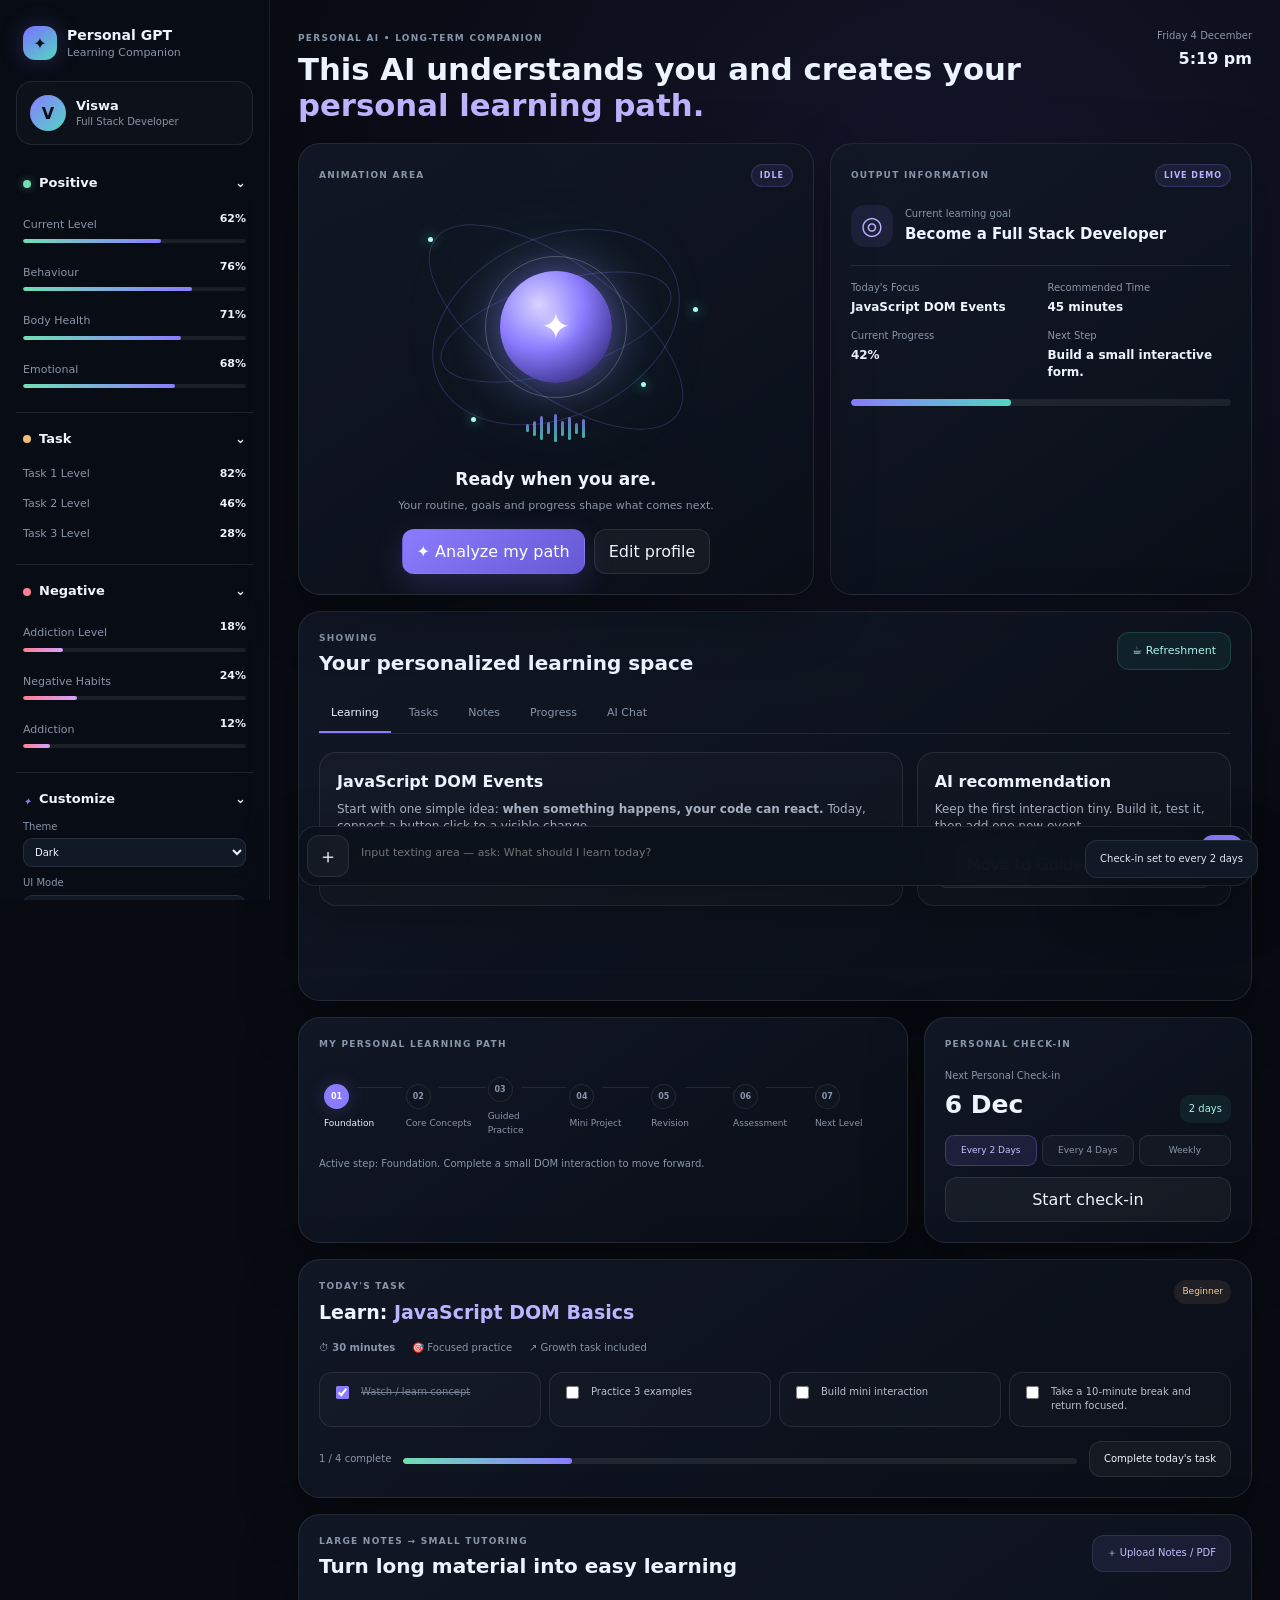
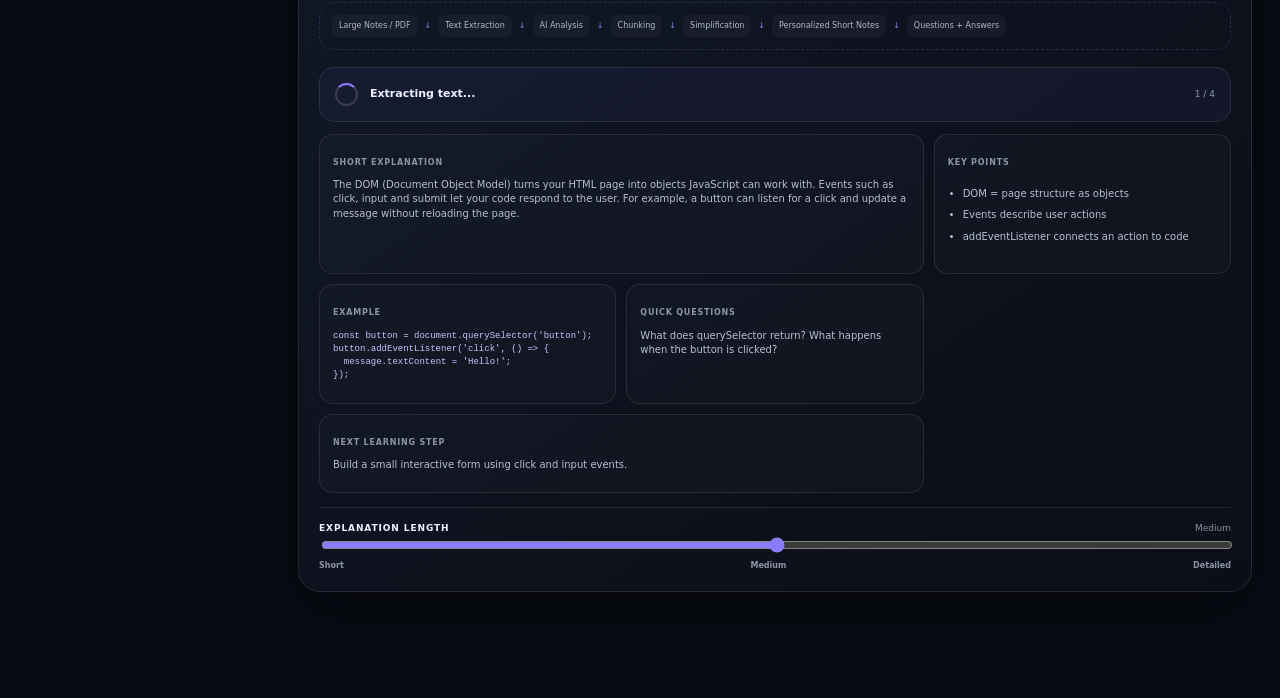
<file: AI Personal Learning Path Generator/index.html>
<!DOCTYPE html>
<html lang="en">
<head>
  <meta charset="UTF-8" />
  <meta name="viewport" content="width=device-width, initial-scale=1.0" />
  <meta name="description" content="AI Personal Learning Path Generator — a demo personal learning companion." />
  <title>Personal GPT — AI Learning Path Generator</title>
  <link rel="stylesheet" href="style.css" />
</head>
<body class="mode-calm">
  <div class="app-shell">
    <aside class="sidebar" id="sidebar" aria-label="Personal analysis sidebar">
      <div class="brand-row">
        <div class="brand-mark">✦</div>
        <div>
          <strong>Personal GPT</strong>
          <span>Learning Companion</span>
        </div>
        <button class="icon-btn mobile-close" id="closeDrawer" aria-label="Close navigation">×</button>
      </div>

      <div class="profile-mini">
        <div class="avatar" id="avatarInitial">V</div>
        <div>
          <strong id="profileName">Viswa</strong>
          <span id="profileGoal">Full Stack Developer</span>
        </div>
      </div>

      <section class="side-section positive-section">
        <button class="section-title" type="button" data-scroll="positiveCards">
          <span><i class="dot positive"></i>Positive</span><span>⌄</span>
        </button>
        <div class="metric-list" id="positiveCards">
          <div class="metric"><span>Current Level</span><b data-metric="level">62%</b><div class="bar"><i style="--value:62%"></i></div></div>
          <div class="metric"><span>Behaviour</span><b data-metric="behaviour">76%</b><div class="bar"><i style="--value:76%"></i></div></div>
          <div class="metric"><span>Body Health</span><b data-metric="body">71%</b><div class="bar"><i style="--value:71%"></i></div></div>
          <div class="metric"><span>Emotional</span><b data-metric="emotional">68%</b><div class="bar"><i style="--value:68%"></i></div></div>
        </div>
      </section>

      <section class="side-section">
        <button class="section-title" type="button" data-scroll="taskCards">
          <span><i class="dot task"></i>Task</span><span>⌄</span>
        </button>
        <div class="task-metrics" id="taskCards">
          <div class="task-metric"><span>Task 1 Level</span><b>82%</b></div>
          <div class="task-metric"><span>Task 2 Level</span><b>46%</b></div>
          <div class="task-metric"><span>Task 3 Level</span><b>28%</b></div>
        </div>
      </section>

      <section class="side-section negative-section">
        <button class="section-title" type="button" data-scroll="negativeCards">
          <span><i class="dot negative"></i>Negative</span><span>⌄</span>
        </button>
        <div class="metric-list" id="negativeCards">
          <div class="metric"><span>Addiction Level</span><b>18%</b><div class="bar negative"><i style="--value:18%"></i></div></div>
          <div class="metric"><span>Negative Habits</span><b>24%</b><div class="bar negative"><i style="--value:24%"></i></div></div>
          <div class="metric"><span>Addiction</span><b>12%</b><div class="bar negative"><i style="--value:12%"></i></div></div>
        </div>
      </section>

      <section class="side-section customize-section">
        <button class="section-title" type="button" data-scroll="customizePanel">
          <span><i class="dot custom">✦</i>Customize</span><span>⌄</span>
        </button>
        <div class="customize-panel" id="customizePanel">
          <label>Theme
            <select id="themeSelect"><option value="dark">Dark</option><option value="light">Light</option></select>
          </label>
          <label>UI Mode
            <select id="modeSelect"><option value="calm">CALM</option><option value="energetic">ENERGETIC</option><option value="focus">FOCUS / SHARP</option><option value="relaxed">RELAXED</option></select>
          </label>
          <label class="switch-row">Animation <input id="animationToggle" type="checkbox" checked /><span class="switch"></span></label>
          <label>Explanation Length
            <input id="sideExplanation" type="range" min="0" max="2" step="1" value="1" />
          </label>
          <label>Check-in Frequency
            <select id="sideFrequency"><option value="2">Every 2 Days</option><option value="4">Every 4 Days</option><option value="7">Weekly</option></select>
          </label>
        </div>
      </section>

      <button class="side-chat-btn" id="jumpChat">◉ Chat</button>
    </aside>

    <main class="workspace">
      <header class="topbar">
        <div class="topbar-left">
          <button class="icon-btn menu-btn" id="menuBtn" aria-label="Open navigation">☰</button>
          <div>
            <span class="eyebrow">PERSONAL AI • LONG-TERM COMPANION</span>
            <h1>This AI understands you and creates your <em>personal learning path.</em></h1>
          </div>
        </div>
        <div class="time-card">
          <span id="dateNow">Friday, September 18</span>
          <strong id="timeNow">7:25 PM</strong>
        </div>
      </header>

      <section class="dashboard-grid">
        <section class="ai-card glass-card" id="aiArea">
          <div class="card-label"><span>ANIMATION AREA</span><span class="status-pill" id="aiStatus">IDLE</span></div>
          <div class="orb-stage" id="orbStage" aria-label="Animated AI analysis area">
            <div class="orbit orbit-a"></div><div class="orbit orbit-b"></div><div class="orbit orbit-c"></div>
            <div class="particle p1"></div><div class="particle p2"></div><div class="particle p3"></div><div class="particle p4"></div>
            <div class="ai-orb"><span>✦</span></div>
            <div class="waveform"><i></i><i></i><i></i><i></i><i></i><i></i><i></i><i></i><i></i></div>
          </div>
          <div class="ai-state-copy">
            <strong id="aiStateTitle">Ready when you are.</strong>
            <span id="aiStateText">Your routine, goals and progress shape what comes next.</span>
          </div>
          <div class="analysis-actions">
            <button class="primary-btn" id="analyzeBtn">✦ Analyze my path</button>
            <button class="ghost-btn" id="onboardingBtn">Edit profile</button>
          </div>
        </section>

        <section class="output-card glass-card" id="outputInformation">
          <div class="card-label"><span>OUTPUT INFORMATION</span><span class="tiny-live">LIVE DEMO</span></div>
          <div class="output-main">
            <div class="output-icon">◎</div>
            <div><span>Current learning goal</span><strong id="goalOutput">Become a Full Stack Developer</strong></div>
          </div>
          <div class="output-grid">
            <div><span>Today's Focus</span><strong id="focusOutput">JavaScript DOM Events</strong></div>
            <div><span>Recommended Time</span><strong id="timeOutput">45 minutes</strong></div>
            <div><span>Current Progress</span><strong id="progressOutput">42%</strong></div>
            <div><span>Next Step</span><strong id="nextOutput">Build a small interactive form.</strong></div>
          </div>
          <div class="mini-progress"><i id="mainProgress" style="width:42%"></i></div>
        </section>

        <section class="showing-card glass-card" id="showingArea">
          <div class="showing-head">
            <div><span class="card-label">SHOWING</span><h2 id="showingTitle">Your personalized learning space</h2></div>
            <button class="refresh-btn" id="refreshmentBtn">☕ Refreshment</button>
          </div>
          <nav class="tabs" aria-label="Learning content tabs">
            <button class="tab active" data-tab="learning">Learning</button>
            <button class="tab" data-tab="tasks">Tasks</button>
            <button class="tab" data-tab="notes">Notes</button>
            <button class="tab" data-tab="progress">Progress</button>
            <button class="tab" data-tab="chat">AI Chat</button>
          </nav>
          <div class="tab-content" id="tabContent"></div>
        </section>

        <section class="lower-grid">
          <section class="path-card glass-card">
            <div class="card-label">MY PERSONAL LEARNING PATH</div>
            <div class="path-track" id="pathTrack">
              <button class="path-step active" data-step="0"><b>01</b><span>Foundation</span></button>
              <button class="path-step" data-step="1"><b>02</b><span>Core Concepts</span></button>
              <button class="path-step" data-step="2"><b>03</b><span>Guided Practice</span></button>
              <button class="path-step" data-step="3"><b>04</b><span>Mini Project</span></button>
              <button class="path-step" data-step="4"><b>05</b><span>Revision</span></button>
              <button class="path-step" data-step="5"><b>06</b><span>Assessment</span></button>
              <button class="path-step" data-step="6"><b>07</b><span>Next Level</span></button>
            </div>
            <p id="pathHint">Active step: Foundation. Complete a small DOM interaction to move forward.</p>
          </section>

          <section class="checkin-card glass-card">
            <div class="card-label">PERSONAL CHECK-IN</div>
            <div class="checkin-top"><div><span>Next Personal Check-in</span><strong id="checkinDate">Sep 20</strong></div><div class="countdown" id="countdown">2 days</div></div>
            <div class="frequency-row">
              <button data-frequency="2">Every 2 Days</button><button data-frequency="4">Every 4 Days</button><button data-frequency="7">Weekly</button>
            </div>
            <button class="secondary-btn full" id="checkinBtn">Start check-in</button>
          </section>
        </section>

        <section class="daily-card glass-card">
          <div class="daily-heading"><div><span class="card-label">TODAY'S TASK</span><h2>Learn: <em id="dailyTaskName">JavaScript DOM Basics</em></h2></div><span class="difficulty">Beginner</span></div>
          <div class="daily-meta"><span>⏱ <b>30 minutes</b></span><span>🎯 Focused practice</span><span>↗ Growth task included</span></div>
          <div class="daily-task-list">
            <label><input type="checkbox" class="daily-check" data-task="concept" checked /><span>Watch / learn concept</span></label>
            <label><input type="checkbox" class="daily-check" data-task="examples" /><span>Practice 3 examples</span></label>
            <label><input type="checkbox" class="daily-check" data-task="mini" /><span>Build mini interaction</span></label>
            <label><input type="checkbox" class="daily-check" data-task="break" /><span>Take a 10-minute break and return focused.</span></label>
          </div>
          <div class="daily-footer"><span id="taskProgressText">1 / 4 complete</span><div class="bar large"><i id="taskProgressBar" style="--value:25%"></i></div><button class="secondary-btn" id="completeTaskBtn">Complete today's task</button></div>
        </section>

        <section class="notes-card glass-card" id="notesFeature">
          <div class="notes-head"><div><span class="card-label">LARGE NOTES → SMALL TUTORING</span><h2>Turn long material into easy learning</h2></div><label class="upload-btn">＋ Upload Notes / PDF<input id="notesUpload" type="file" accept=".pdf,.txt,.md,.doc,.docx" hidden /></label></div>
          <div class="pipeline"><span>Large Notes / PDF</span><i>↓</i><span>Text Extraction</span><i>↓</i><span>AI Analysis</span><i>↓</i><span>Chunking</span><i>↓</i><span>Simplification</span><i>↓</i><span>Personalized Short Notes</span><i>↓</i><span>Questions + Answers</span></div>
          <div class="processing" id="processingBox" hidden>
            <div class="spinner"></div><strong id="processingText">Extracting text...</strong><span id="processingStep">1 / 4</span>
          </div>
          <div class="notes-result" id="notesResult">
            <div><span>SHORT EXPLANATION</span><p id="shortExplanation">The DOM is the browser's live tree of HTML elements. JavaScript can find those elements and react when a user clicks, types or submits something.</p></div>
            <div><span>KEY POINTS</span><ul id="keyPoints"><li>Select an element</li><li>Listen for an event</li><li>Change the page</li></ul></div>
            <div><span>EXAMPLE</span><pre id="codeExample">button.addEventListener('click', () => {
  message.textContent = 'Hello!';
});</pre></div>
            <div><span>QUICK QUESTIONS</span><p id="quickQuestions">What is an event? Why do we use addEventListener?</p></div>
            <div><span>NEXT LEARNING STEP</span><p id="nextLearningStep">Build a button that changes a card's text and progress.</p></div>
          </div>
          <div class="explanation-control"><div><span>EXPLANATION LENGTH</span><small>Short</small></div><input id="explanationSlider" type="range" min="0" max="2" step="1" value="1" aria-label="Explanation length" /><div class="slider-labels"><span>Short</span><span>Medium</span><span>Detailed</span></div></div>
        </section>
      </section>

      <section class="chat-bar" id="chatBar">
        <button class="plus-btn" id="chatPlus" aria-label="Open quick actions">＋</button>
        <textarea id="chatInput" rows="1" placeholder="Input texting area — ask: What should I learn today?" aria-label="Chat input"></textarea>
        <button class="send-btn" id="sendBtn" aria-label="Send message">↑</button>
        <div class="quick-actions" id="quickActions">
          <button data-prompt="What should I learn today?">Today's plan</button>
          <button data-prompt="Explain DOM events simply.">Explain simply</button>
          <button data-prompt="I am distracted. Give me a reset.">Quick reset</button>
        </div>
      </section>
    </main>
  </div>

  <div class="drawer-scrim" id="drawerScrim"></div>

  <div class="modal-backdrop" id="onboardingModal" hidden>
    <section class="onboarding-modal" role="dialog" aria-modal="true" aria-labelledby="onboardingTitle">
      <button class="icon-btn modal-close" id="closeOnboarding" aria-label="Close onboarding">×</button>
      <span class="eyebrow">PERSONAL ONBOARDING</span>
      <h2 id="onboardingTitle">Let's build a path around <em>you.</em></h2>
      <p>Personal questions are optional. This demo uses your answers to shape mock recommendations.</p>
      <form id="onboardingForm">
        <div class="form-grid">
          <label>Name <input name="name" value="Viswa" /></label>
          <label>What do you want to learn? <input name="goal" value="Full Stack Development" /></label>
          <label>Current level <select name="level"><option>Beginner</option><option>Intermediate</option><option>Advanced</option></select></label>
          <label>Main goal <input name="mainGoal" value="Build job-ready web projects" /></label>
          <label>Available hours/day <input name="hours" type="number" min="0.5" max="12" step="0.5" value="2" /></label>
          <label>Daily schedule <input name="schedule" value="Evening, 7–9 PM" /></label>
          <label>Study habits <input name="habits" value="Short focused practice" /></label>
          <label>Difficulties <input name="difficulties" placeholder="Optional" /></label>
          <label>Distractions <input name="distractions" value="Phone notifications" /></label>
          <label>Explanation style <select name="style"><option>Simple + examples</option><option>Step-by-step</option><option>Detailed</option></select></label>
          <label>Preferred UI mood <select name="mood"><option>Calm</option><option>Energetic</option><option>Focus / Sharp</option><option>Relaxed</option></select></label>
          <label>Personal context <input name="context" placeholder="Optional" /></label>
          <label>Recent happy/sad event <input name="events" placeholder="Optional" /></label>
          <label>Check-in frequency <select name="frequency"><option value="2">Every 2 Days</option><option value="4">Every 4 Days</option><option value="7">Weekly</option></select></label>
        </div>
        <div class="optional-note">✦ Optional personal information is used only to personalize this front-end demo.</div>
        <button class="primary-btn full" type="submit">Create my personal path →</button>
      </form>
    </section>
  </div>

  <div class="toast" id="toast" role="status"></div>
  <script src="script.js"></script>
</body>
</html>
</file>
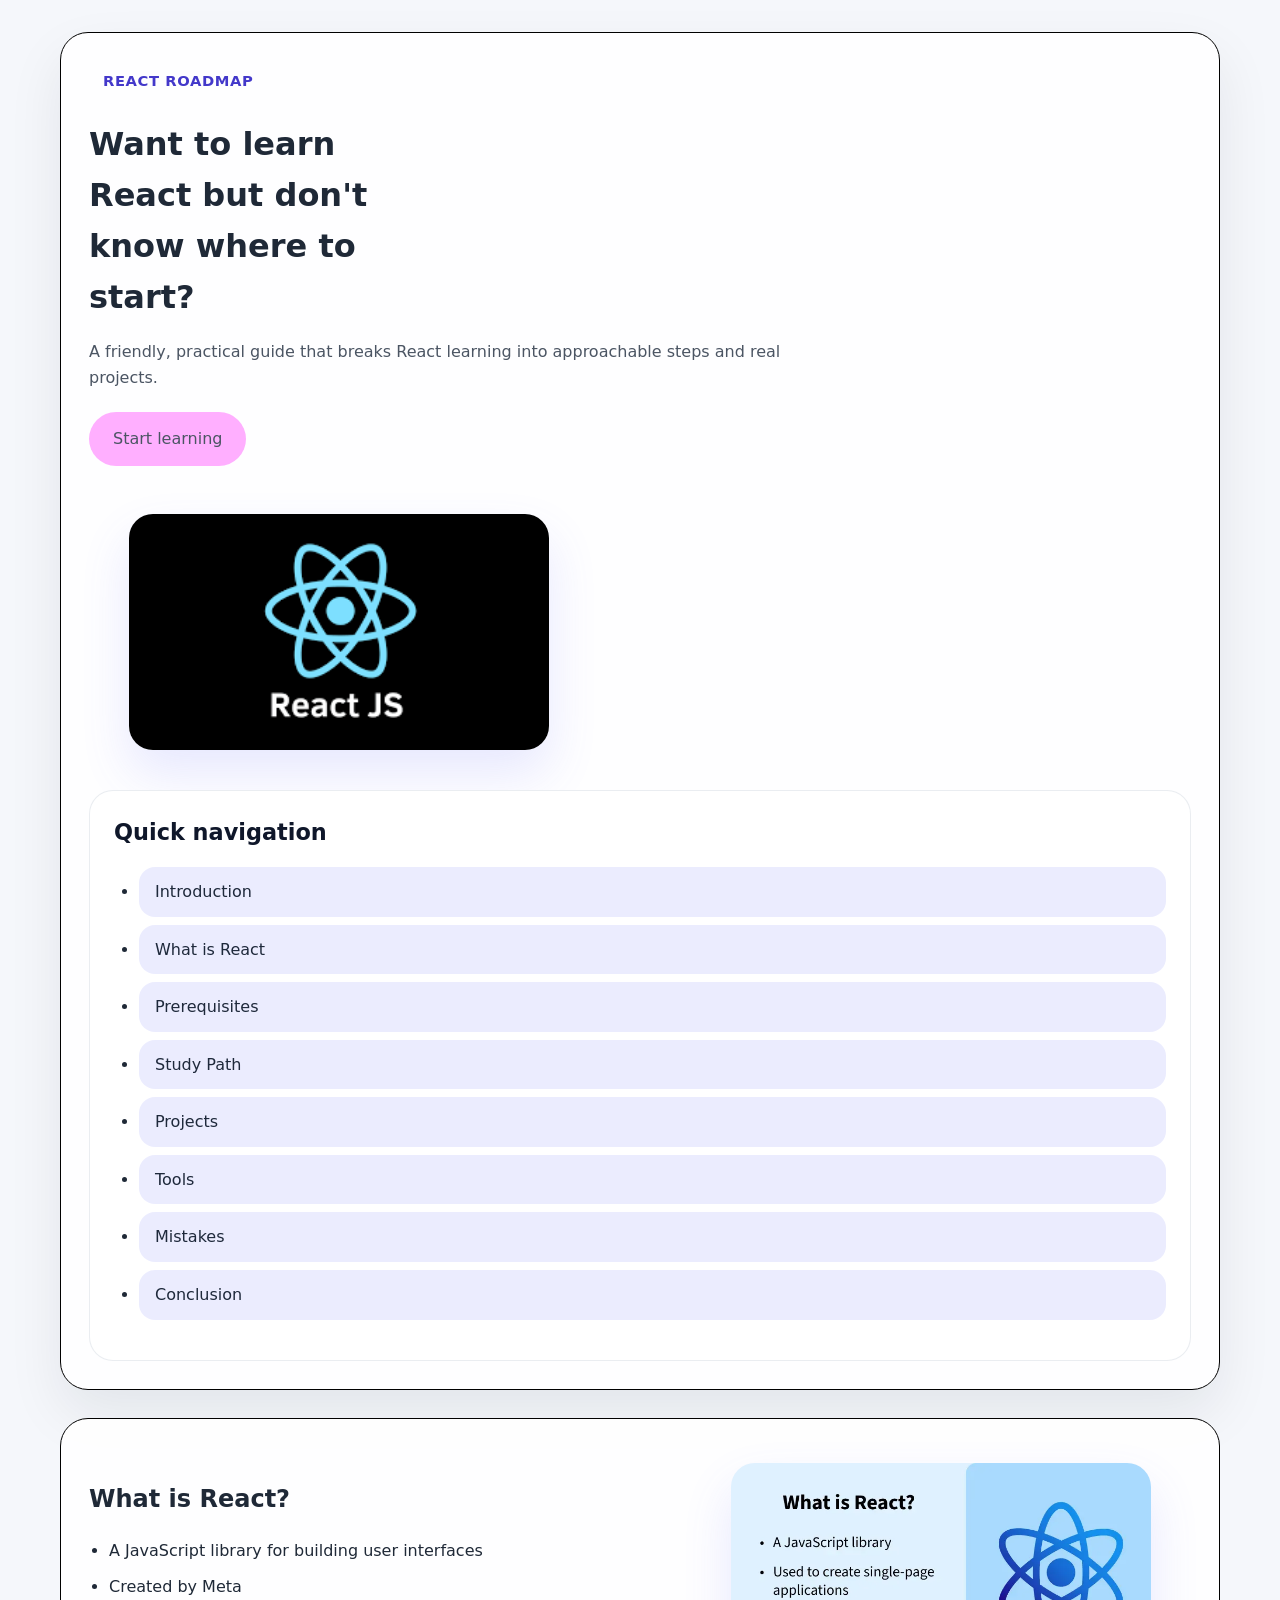
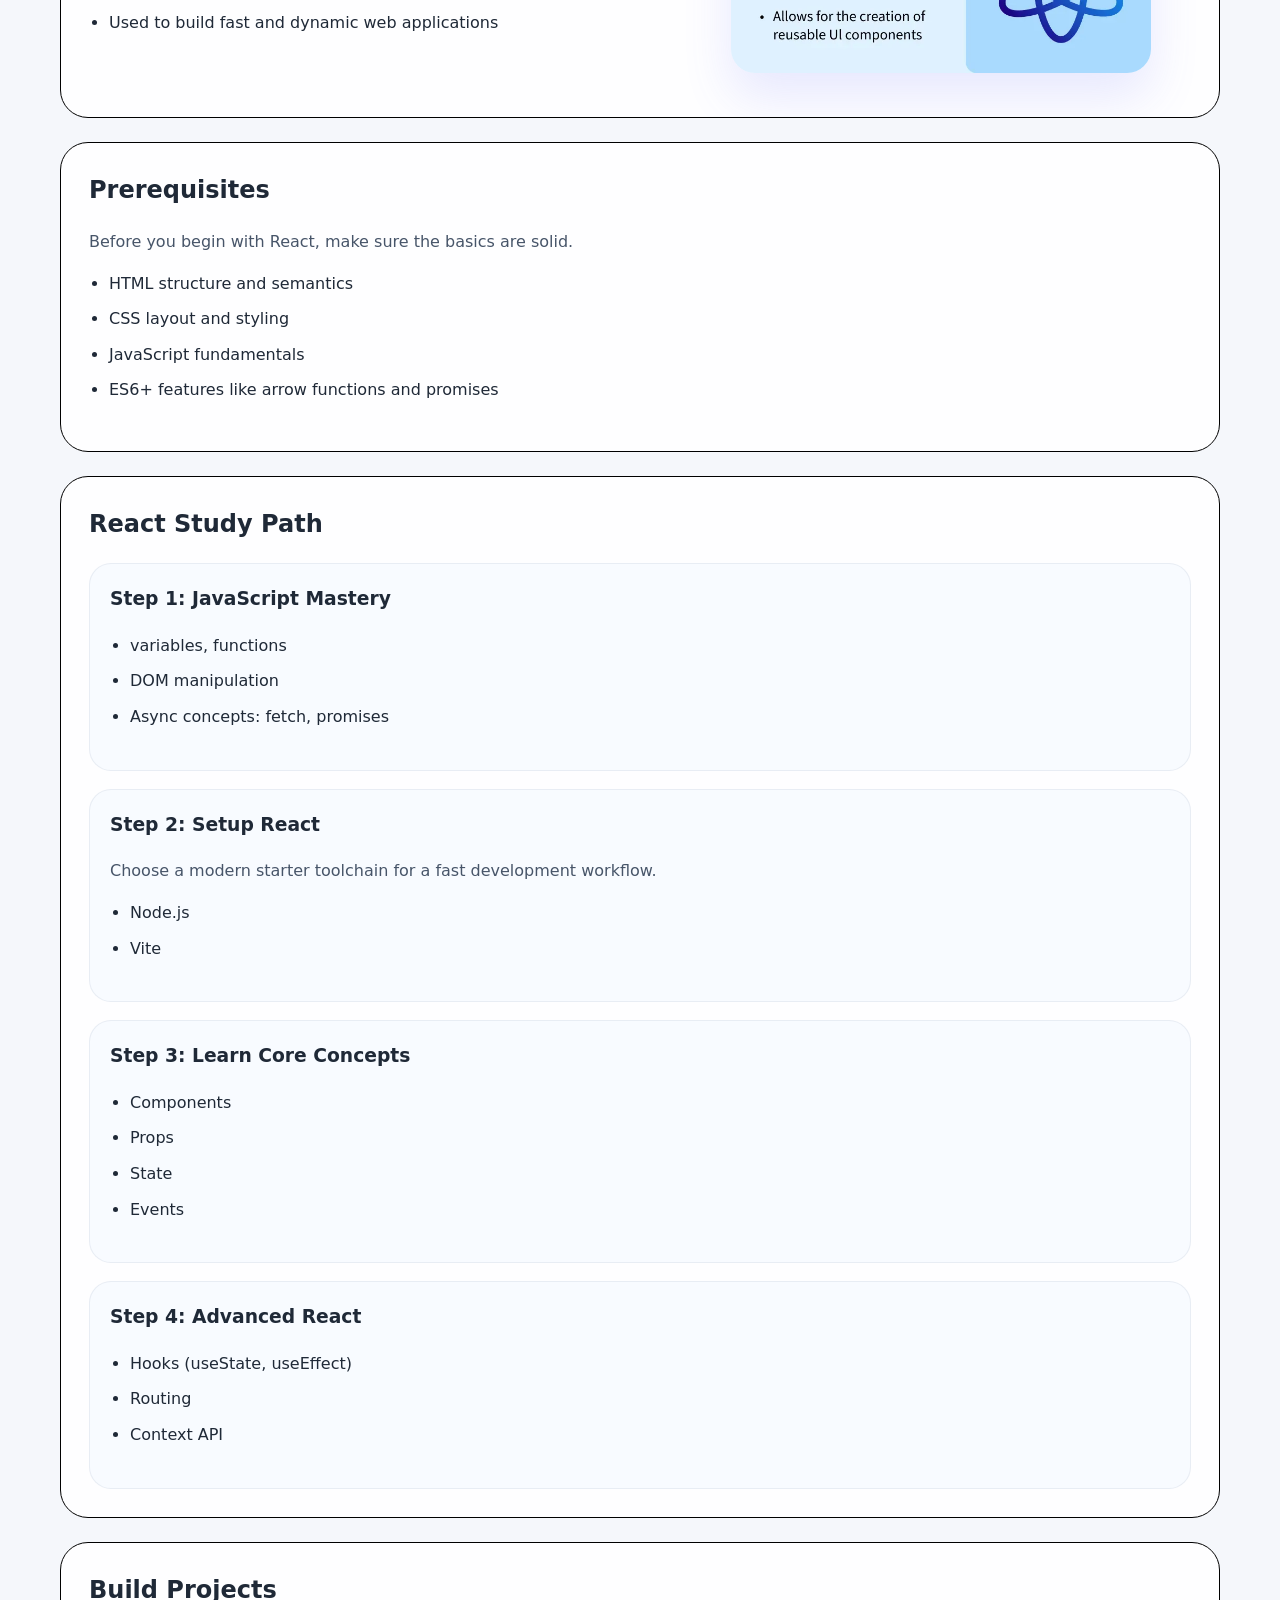
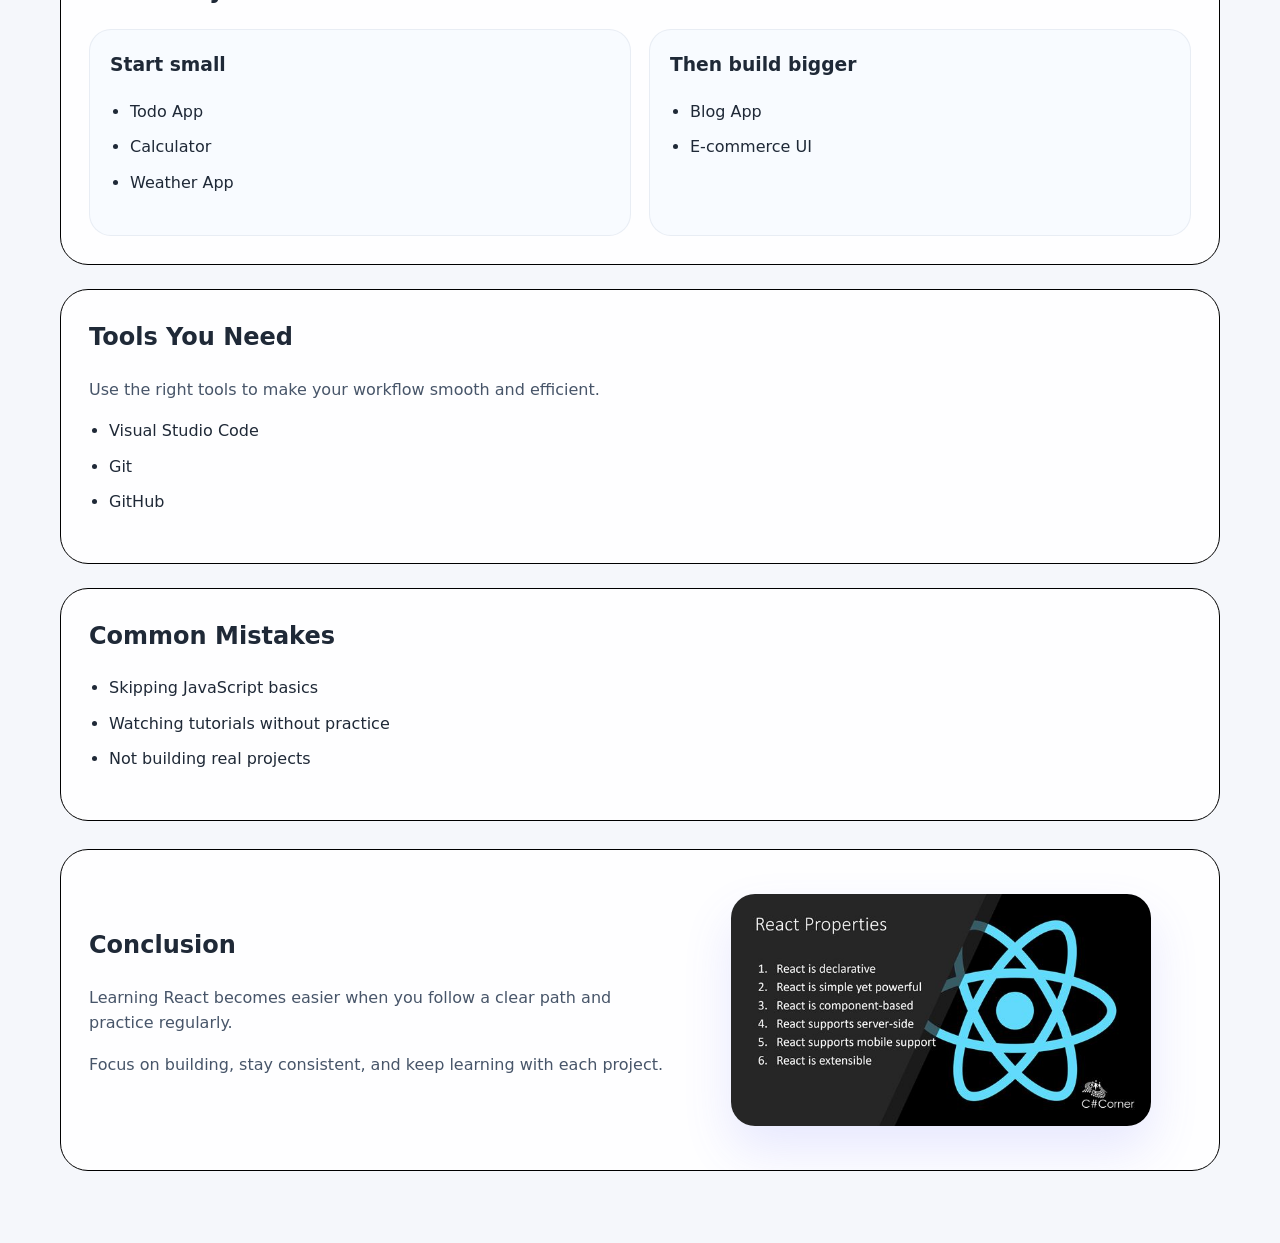
<file: blog page/index.html>
<!DOCTYPE html>
<html lang="en">
<head>
    <meta charset="UTF-8">
    <meta name="viewport" content="width=device-width, initial-scale=1.0">
    <title>React Roadmap: From Zero to Job Ready</title>
    <link rel="stylesheet" href="bloga.css">
    <meta name="description" content="A comprehensive roadmap to learn React, covering prerequisites, study path, projects to build, tools needed, and common mistakes to avoid." >
</head>
<body>
    <div class="page-shell">
        <header class="introduction" id="introduction">
            <div class="hero-panel">
                <div class="hero-copy">
                    <span class="eyebrow">React Roadmap</span>
                    <h1>Want to learn React but don't know where to start?</h1>
                    <p class="hero-description">A friendly, practical guide that breaks React learning into approachable steps and real projects.</p>
                    <a class="hero-cta" href="#react-study-path">Start learning</a>
                </div>
                <figure class="hero-image">
                    <img src="images1.png" alt="React logo illustration">
                </figure>
            </div>
            <aside class="table-of-contents">
                <h2>Quick navigation</h2>
                <nav>
                    <ul>
                        <li><a href="#introduction">Introduction</a></li>
                        <li><a href="#what-is-react">What is React</a></li>
                        <li><a href="#prerequisites">Prerequisites</a></li>
                        <li><a href="#react-study-path">Study Path</a></li>
                        <li><a href="#project-to-build">Projects</a></li>
                        <li><a href="#tools-&-resources">Tools</a></li>
                        <li><a href="#mistakes-to-avoid">Mistakes</a></li>
                        <li><a href="#conclusion">Conclusion</a></li>
                    </ul>
                </nav>
            </aside>
        </header>
        <main class="main-content">
            <section class="section-card reveal react" id="what-is-react">
                <div class="section-text">
                    <h2>What is React?</h2>
                    <ul>
                        <li>A JavaScript library for building user interfaces</li>
                        <li>Created by Meta</li>
                        <li>Used to build fast and dynamic web applications</li>
                    </ul>
                </div>
                <figure class="section-image">
                    <img src="qwer.webp" alt="React concept illustration">
                </figure>
            </section>
            <section class="section-card reveal prerequisites" id="prerequisites">
                <h2>Prerequisites</h2>
                <p>Before you begin with React, make sure the basics are solid.</p>
                <ul>
                    <li>HTML structure and semantics</li>
                    <li>CSS layout and styling</li>
                    <li>JavaScript fundamentals</li>
                    <li>ES6+ features like arrow functions and promises</li>
                </ul>
            </section>
            <section class="section-card reveal study" id="react-study-path">
                <h2>React Study Path</h2>
                <div class="study-grid">
                    <article>
                        <h3>Step 1: JavaScript Mastery</h3>
                        <ul>
                            <li>variables, functions</li>
                            <li>DOM manipulation</li>
                            <li>Async concepts: fetch, promises</li>
                        </ul>
                    </article>
                    <article>
                        <h3>Step 2: Setup React</h3>
                        <p>Choose a modern starter toolchain for a fast development workflow.</p>
                        <ul>
                            <li>Node.js</li>
                            <li>Vite</li>
                        </ul>
                    </article>
                    <article>
                        <h3>Step 3: Learn Core Concepts</h3>
                        <ul>
                            <li>Components</li>
                            <li>Props</li>
                            <li>State</li>
                            <li>Events</li>
                        </ul>
                    </article>
                    <article>
                        <h3>Step 4: Advanced React</h3>
                        <ul>
                            <li>Hooks (useState, useEffect)</li>
                            <li>Routing</li>
                            <li>Context API</li>
                        </ul>
                    </article>
                </div>
            </section>
            <section class="section-card reveal projects" id="project-to-build">
                <h2>Build Projects</h2>
                <div class="project-grid">
                    <div>
                        <h3>Start small</h3>
                        <ul>
                            <li>Todo App</li>
                            <li>Calculator</li>
                            <li>Weather App</li>
                        </ul>
                    </div>
                    <div>
                        <h3>Then build bigger</h3>
                        <ul>
                            <li>Blog App</li>
                            <li>E-commerce UI</li>
                        </ul>
                    </div>
                </div>
            </section>
            <section class="section-card reveal tools" id="tools-&-resources">
                <h2>Tools You Need</h2>
                <p>Use the right tools to make your workflow smooth and efficient.</p>
                <ul>
                    <li>Visual Studio Code</li>
                    <li>Git</li>
                    <li>GitHub</li>
                </ul>
            </section>
            <section class="section-card reveal mistakes" id="mistakes-to-avoid">
                <h2>Common Mistakes</h2>
                <ul>
                    <li>Skipping JavaScript basics</li>
                    <li>Watching tutorials without practice</li>
                    <li>Not building real projects</li>
                </ul>
            </section>
        </main>

        <footer class="conclusion section-card reveal" id="conclusion">
            <div class="footer-copy">
                <h2>Conclusion</h2>
                <p>Learning React becomes easier when you follow a clear path and practice regularly.</p>
                <p>Focus on building, stay consistent, and keep learning with each project.</p>
            </div>
            <figure class="footer-image">
                <img src="React Properties.jpg" alt="React properties illustration">
            </figure>
        </footer>
    </div>

    <button class="top-button" type="button" aria-label="Scroll to top">Top</button>
    <script src="blog assist.js"></script>
</body>
</html>
</file>
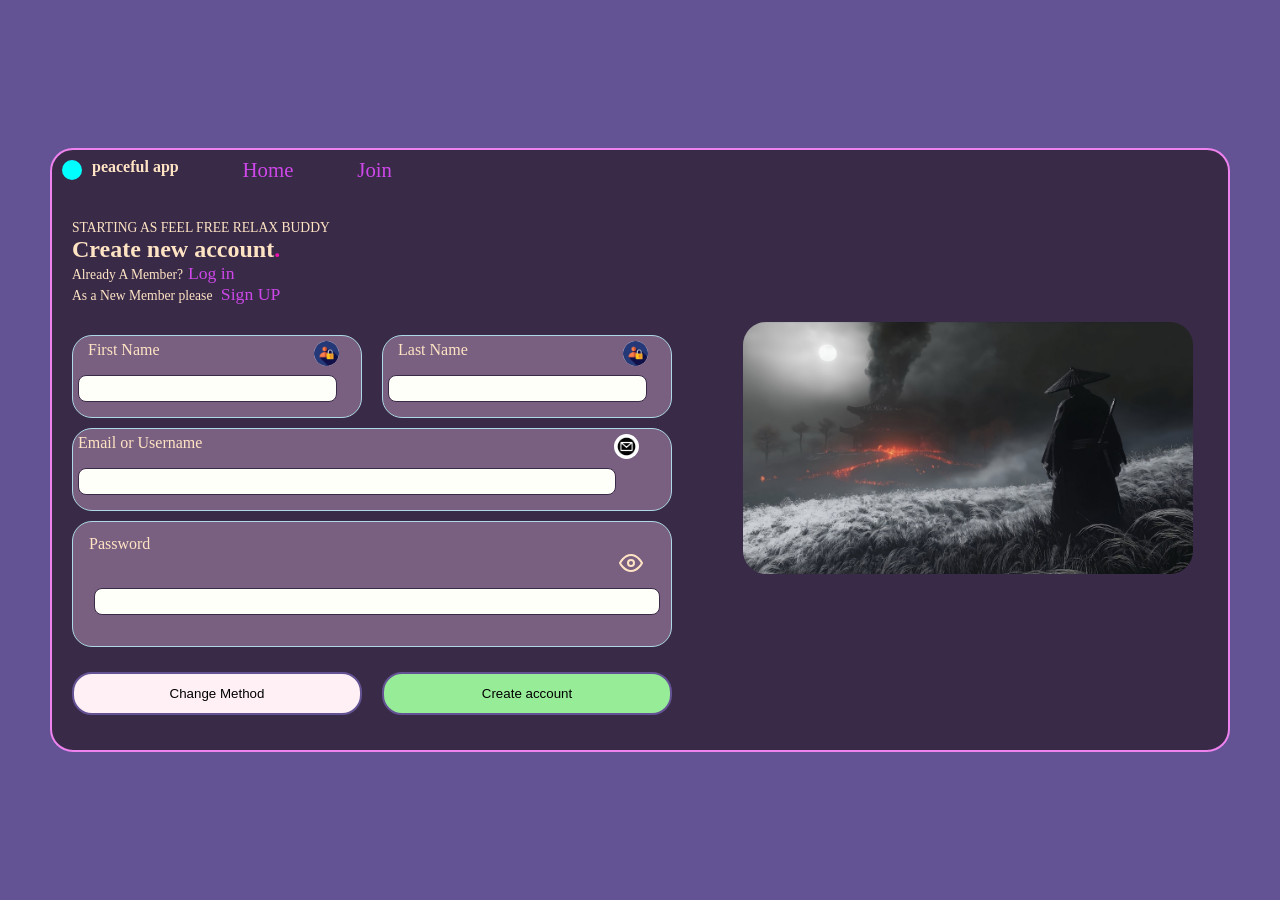
<file: Log in page/index.html>
<!DOCTYPE html>
<html lang="en">
<head>
    <meta charset="UTF-8">
    <meta name="viewport" content="width=device-width, initial-scale=1.0">
    <title>Document</title>
    <link rel="stylesheet" href="style.css">
</head>                                                                                                                                                                                                                                                                                                                                                                                                                                                                                                                                                   
<body>
    <div class="page-container">
        <div class="content">
            <section class="member">
                <div class="top">
                    <div class="log"></div>
                    <div class="logomem">
                        <h4>peaceful app</h4>
                        <p><a href="#">Home</a></p>
                        <p><a href="#">Join</a></p>
                    </div>
                </div>
                <div class="mid">
                    <p class="par">STARTING AS FEEL FREE RELAX BUDDY</p>                                                                                                 
                    <h1>Create new account<span class="dod">.</span></h1>
                    <p class="par">Already A Member?<a href="#">Log in</a></p>
                    <p class="par">As a New Member please <a href="#">Sign UP</a></p>
                </div>
            </section>
        <!--action attribute is developing idea in future -->
            <form action="future" method="post">
                <div class="namesd">
                    <div class="first-name boxe">            
                        <div class="namlog">
                            <label class="labels fir" for="first-name">First Name</label>
                            <figure>
                                <img class="auth-logo logo" src="b68985b22caa53d8cbc1e26206491f5c.jpg" alt="person figure">
                            </figure>
                        </div>
                        <input type="text" class="inputs" id="first-name" name="first-name" required>
                    </div>
                    <div class="last-name boxe">
                        <div class="namlog">
                            <label class="labels las" for="last-name">Last Name</label>
                            <figure>
                                <img  class="auth-logo logo" src="b68985b22caa53d8cbc1e26206491f5c.jpg" alt="person-figure">
                            </figure>
                        </div>
                        <input class="inputs" type="text" id="last-name" name="last-name" required>
                    </div>
                </div>
                <div class="usename boxe">
                    <div class="namlo">
                        <label class="labels ema" for="name">Email or Username</label>
                        <figure>
                            <img class="logo" src="fc25149fa2d93dd8660d79f48020efc8.jpg" alt="email-logo">
                        </figure>
                    </div>
                    <input class="inputs" type="email" id="name" name="name" required>
                </div>
                <div class="password boxe">
                    <div class="namle">
                        <label class="label pas" for="password">Password</label>
                        <button type="button" class="password-toggle" aria-label="Show password">
                            <svg class="eye-open" xmlns="http://www.w3.org/2000/svg" width="24" height="24" viewBox="0 0 24 24" fill="none" stroke="currentColor" stroke-width="2" stroke-linecap="round" stroke-linejoin="round">
                                <path d="M1 12s4-8 11-8 11 8 11 8-4 8-11 8-11-8-11-8z"></path>
                                <circle cx="12" cy="12" r="3"></circle>
                            </svg>
                            <svg class="eye-closed" xmlns="http://www.w3.org/2000/svg" width="24" height="24" viewBox="0 0 24 24" fill="none" stroke="currentColor" stroke-width="2" stroke-linecap="round" stroke-linejoin="round">
                                <path d="M17.94 17.94A10.07 10.07 0 0 1 12 20c-7 0-11-8-11-8a18.45 18.45 0 0 1 5.06-5.94M9.9 4.24A9.12 9.12 0 0 1 12 4c7 0 11 8 11 8a18.5 18.5 0 0 1-2.16 3.19m-6.72-1.07a3 3 0 1 1-4.24-4.24"></path>
                                <line x1="1" y1="1" x2="23" y2="23"></line>
                            </svg>
                        </button>
                    </div>

                    <input class="inputs" type="password" id="password" name="password">
                </div>

                <div class="but">
                    <button class="chan btn" type="submit">Change Method</button>
                    <button class="crea btn" type="submit">Create account</button>
                </div>
            </form>
            <div class="assass">
                <figure>
                    <img class="assassin" src="983887c8c6eb5cefb7a183e8169c9721.jpg" alt="assassin img">
                </figure>
            </div>
        </div>
    </div>
    <script src="index.js"></script>
</body>
</html>
</file>
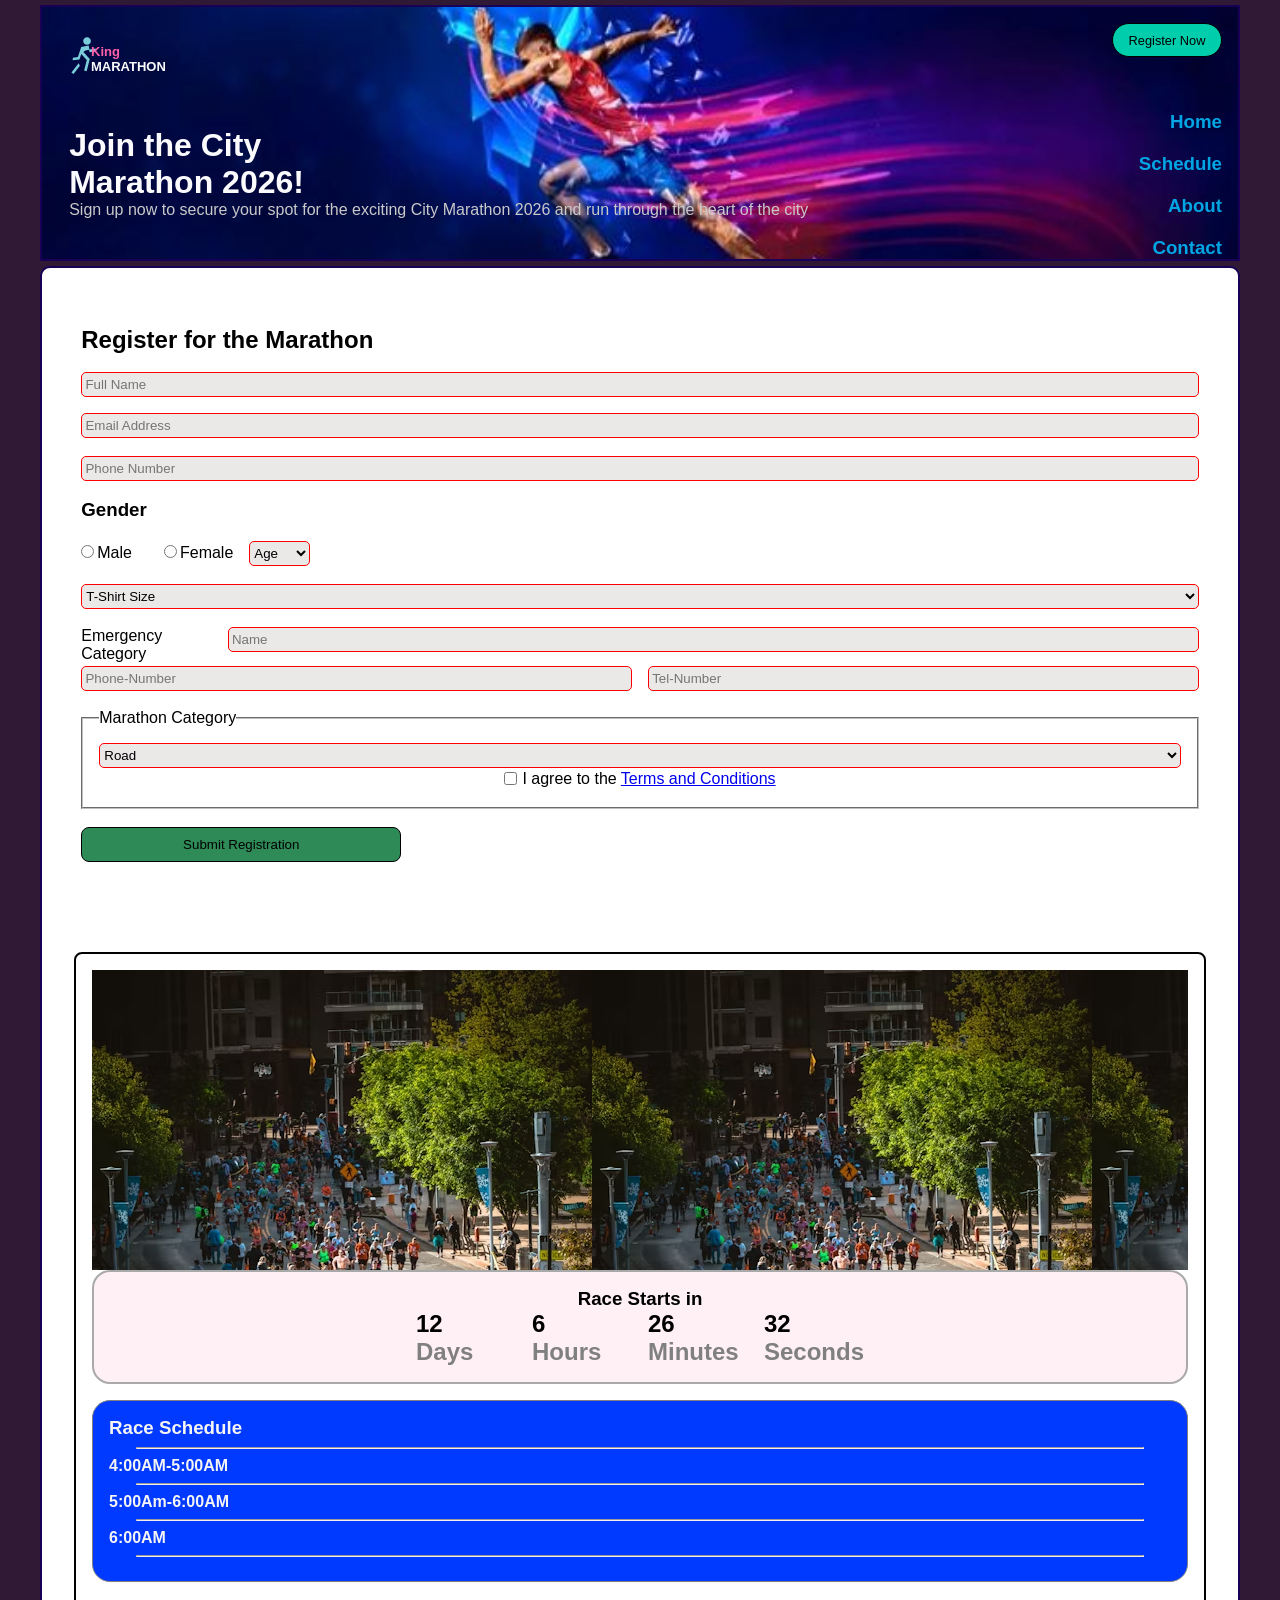
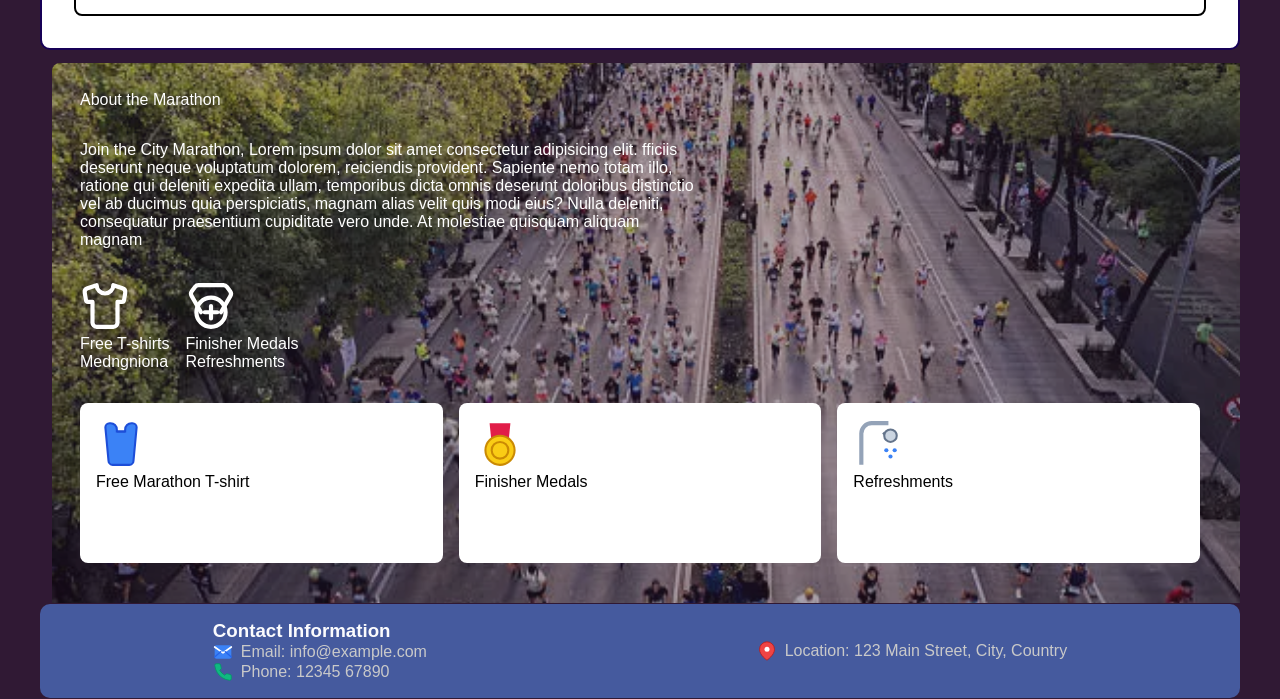
<file: marathon-page/index.html>
<!DOCTYPE html>
<html lang="en">
<head>
    <meta charset="UTF-8">
    <meta name="viewport" content="width=device-width, initial-scale=1.0">
    <title>Marathon</title>
    <link rel="stylesheet" href="style.css">
</head>
<body>
    <div class="body-shell">
        <div id="home" class="home">                 
            <div class="home-contents">
                <div class="top-content">
                        <div class="home-logo">
                            <svg  class="svg-cut" xmlns="http://w3.org" viewBox="0 0 100 100" width="100" height="100">
                                <path d="M68.5,12.5c0,4.4-3.6,8-8,8s-8-3.6-8-8s3.6-8,8-8S68.5,8.1,68.5,12.5z M45.8,32.7l-4.3,13.1l-10.4,1.4l-0.7,5.5l14.3-1.9 l3.7-11.4l11.6,12.6l-5.6,22.1l5.3,1.3l6.5-25.5l-13.4-14.6L57,32.1l7.8-1.5l1,5.4l13.6-2.6l-1-5.4L65.5,30l-1.6-8.2l-15.6,3 L45.8,32.7z M43,58.8l-15,19.3l4.3,3.3l13.4-17.2L43,58.8z" fill="currentColor""")/>>
                            </svg>
                            <div class="logname">
                                <h3 class="homelogo1 log">King</h3>
                                <h3 class="log">MARATHON</h3>
                            </div>
                        </div>
                        <a href="#form"><button  class="home-reg">Register Now</button></a>
                </div>
                    <div class="side-nav">
                        <div class="home-data">
                            <h1>Join the City <br> Marathon 2026!</h1>
                            <p>Sign up now to secure your spot for the exciting City  Marathon 2026 and run through the heart of the city</p>
                        </div>
                         <nav class="home-nav">
                            <h3 class="anc"><a class="ab" href="#home">Home</a></h3>
                            <h3 class="anc"><a class="ab" href="#schedule">Schedule</a></h3>
                            <h3 class="anc"><a class="ab" href="#about">About</a></h3>
                            <h3 class="anc"><a class="ab" href="#contact">Contact</a></h3>
                        </nav>
                    </div>
                </div>
            </div>
        </div>
        <div class="register-schedule">
            <div id="register" class="register">
                <form class="form-container" id="form" action="post">
                  <div class="form-con">
                    <h2>Register for the Marathon</h2>
                    <div class="name-email">
                        <input type="text" placeholder="Full Name">
                        <input type="email" placeholder="Email Address">
                    </div>
                    <input class="inph" type="number" placeholder="Phone Number">
                        <h3>Gender</h3>
                        <div class="genage">
                            <div class="firstin">
                                <div class="lin">
                                <label for="name"></label>
                                    <input  id="name" name="gender" type="radio" value="male">Male
                                </div>
                                <br>
                                <div class="lin">
                                <label for="name"></label>
                                    <input name="gender" id="name" type="radio" value="female">Female
                                </div>
                        <select name="age" id="age">
                            <optgroup label="Age">
                                <option value="age">Age</option>
                                <option value="15">15</option>
                                <option value="16">16</option>
                                <option value="17">17</option>
                                <option value="18">18</option>
                                <option value="19">19</option>
                                <option value="20">20</option>
                                <option value="21">21</option>
                                <option value="22">22</option>
                                <option value="23">23</option>
                                <option value="24">24</option>
                                <option value="25">25</option>
                                <option value="26">26</option>
                                <option value="27">27</option>
                                <option value="28">28</option>
                                <option value="29">29</option>
                                <option value="30">30</option>
                                <option value="31">31</option>
                                <option value="32">32</option>
                                <option value="33">33</option>
                                <option value="34">34</option>
                            </optgroup>
                        </select>
                            </div>
                  </div>
                        <select name="t-shirt" id="tshirt">
                            <option value="size">T-Shirt Size</option>
                            <option value="m">M</option>
                            <option value="l">L</option>
                            <option value="xl">XL</option>
                            <option value="xxl">XXL</option>
                            <option value="3xl">3XL</option>
                            <option value="4xl">4XL</option>
                            <option value="5xl">5XL</option>
                            <option value="6xl">7XL</option>
                            <option value="7xl">7XL</option>
                        </select>
                        <div class="emcon">
                            <div class="emecat">
                                <p>Emergency Category</p>
                                <input type="text" placeholder="Name">
                            </div>
                            <div class="num">
                                <input type="number" placeholder="Phone-Number">
                                <input type="number" placeholder="Tel-Number">
                            </div>
                        </div>
                 
                    <fieldset class="fieldss">
                            <legend>Marathon Category</legend>
                            <select name="marathon-type"  id="marathon-type">
                                <optgroup>MARATHON TYPES</optgroup>
                                <option value="road">Road</option>
                                <option value="trail">Trail</option>
                                <option value="walking">Walking</option>
                                <option value="relay">Relay</option>
                            </select>
                            <div class="terms">
                                <input type="checkbox" id="conditions" name="conditions">
                                <label for="conditions">I agree to the <a href="#">Terms and Conditions</a></label>
                            </div>
                    </fieldset>
                    <button class="submit" action="submit">Submit Registration</button>
                  </div>
                </form>
            </div>
            <div id="schedule" class="schedule">
                <div class="imagesch"></div>
                <div class="timelinesch">
                    <h3>Race Starts in</h3>
                    <div class="timegoing">
                        <h2>12<br><span><p class="par">Days</p></span></h2>
                        <h2>6<br><span><p class="par">Hours</p></span></h2>
                        <h2>26<br><span><p class="par">Minutes</p></span></h2>
                        <h2>32<br><span><p class="par">Seconds</p></span></h2>
                    </div>
                </div>
                <div class="race-badge">
                    <h3>Race Schedule</h3>
                    <hr class="card">
                    <h4>4:00AM-5:00AM</h4>
                    <hr class="card">
                    <h4>5:00Am-6:00AM</h4>
                    <hr class="card">
                    <h4>6:00AM</h4>
                    <hr class="card">
                    <h4></h4>
                </div>    
            </div>
        </div>
        <div id="about" class="about">
            <div class="about-1st">
                <div class="textabo">
                    <article class="part">About the Marathon</article>
                    <article class="part">Join the City Marathon, Lorem ipsum dolor sit amet consectetur adipisicing elit. fficiis deserunt neque voluptatum dolorem, reiciendis provident. Sapiente nemo totam illo, ratione qui deleniti expedita ullam, temporibus dicta omnis deserunt doloribus distinctio vel ab ducimus quia perspiciatis, magnam alias velit quis modi eius? Nulla deleniti, consequatur praesentium cupiditate vero unde. At molestiae quisquam aliquam magnam</article>
                    <div class="subtextabo">
                    <div class="contains2">
                        <!-- Simple T-Shirt Icon -->
                        <svg class="svge part" width="100" height="100" viewBox="0 0 24 24" fill="none" stroke="currentColor" stroke-width="2" stroke-linecap="round" stroke-linejoin="round" xmlns="http://www.w3.org/2000/svg">
                            <path d="M20.38 3.46L16 2a4 4 0 01-8 0L3.62 3.46a2 2 0 00-1.34 2.23l.58 3.47a1 1 0 00.99.84H6v10c0 1.1.9 2 2 2h8a2 2 0 002-2V10h2.15a1 1 0 00.99-.84l.58-3.47a2 2 0 00-1.34-2.23z""")/>>
                        </svg>
                        <p class="part">Free T-shirts <br> Medngniona</p>

                    </div>
                    <div class="contains1">
                        <!-- Simple Medal Icon -->
                        <svg class="svge part" width="100" height="100" viewBox="0 0 24 24" fill="none" stroke="currentColor" stroke-width="2" stroke-linecap="round" stroke-linejoin="round" xmlns="http://www.w3.org/2000/svg">
                            <path d="M7.21 15L2.66 7.14a2 2 0 01.13-2.2L4.4 2.8A2 2 0 016 2h12a2 2 0 011.6.8l1.6 2.14a2 2 0 01.14 2.2L16.79 15" />
                            <circle cx="12" cy="15" r="7" />
                            <path d="M12 12v6M9 15h6" />
                        </svg>
                        <p class="part">Finisher Medals <br> Refreshments</p>
                    </div>
                    </article>
                    </div>
                </div>
                <div class="imgabo">
                    <div class="contain1">
                        <!-- Colored Sleeveless T-Shirt (Tank Top) -->
                        <svg class="svge" width="100" height="100" viewBox="0 0 24 24" xmlns="http://w3.org">
                        <!-- Body of the shirt -->
                        <path d="M7 2c1.66 0 3 1.34 3 3v1h4V5c0-1.66 1.34-3 3-3h.5a2 2 0 012 2l-1.5 16a2 2 0 01-2 2H8a2 2 0 01-2-2L4.5 4a2 2 0 012-2H7z" 
                        fill="#3b82f6" 
                        stroke="#1d4ed8" 
                        stroke-width="1" />
  
                        <!-- Neckline detail -->
                        <path d="M10 6h4" stroke="#1d4ed8" stroke-width="1" fill="none" />
                        </svg>

                        <p class="pars">Free Marathon T-shirt</p>
                    </div>
                    <div class="contain2">
                        <!-- Styled Gold Medal -->
                        <svg class="svge" width="100" height="100" viewBox="0 0 24 24" xmlns="http://www.w3.org/2000/svg">
                        <!-- Ribbon -->
                        <path d="M8.21 13.89L7 2h10l-1.21 11.89" fill="#e11d48" />
                        <!-- Medal Plate -->
                        <circle cx="12" cy="15" r="7" fill="#facc15" stroke="#ca8a04" stroke-width="1""")/>>
                        <!-- Inner Detail -->
                        <circle cx="12" cy="15" r="4" fill="none" stroke="#ca8a04" stroke-width="1" />
                        </svg>

                        <p class="pars">Finisher Medals</p>
                    </div>
                    <div class="contain3">
                        <!-- Colored Shower Icon -->
                        <svg class="svge" width="100" height="100" viewBox="0 0 24 24" xmlns="http://w3.org">
                        <!-- Pipe -->
                        <path d="M4 22V7c0-2.76 2.24-5 5-5h8" stroke="#94a3b8" stroke-width="2" fill="none""")/>>
  
                        <!-- Shower Head -->
                        <path d="M14 7l4 4 1-1-4-4-1 1z" fill="#64748b""")/>>
                        <path d="M18 11c1.66 0 3-1.34 3-3s-1.34-3-3-3-3 1.34-3 3 1.34 3 3 3z" fill="#cbd5e1" stroke="#64748b" stroke-width="1""")/>>
  
                        <!-- Water Drops -->
                        <circle cx="16" cy="15" r="1" fill="#3b82f6""")/>>
                        <circle cx="18" cy="18" r="1" fill="#3b82f6""")/>>
                        <circle cx="20" cy="15" r="1" fill="#3b82f6""")/>>
                        </svg>

                        <p class="pars">Refreshments</p>
                    </div>
                </div>
            </div>
        </div>
        <div id="contact" class="footer">
            <div class="contact-divide">
                <div class="inform">
                    <h3>Contact Information</h3>
                    <div class="email">
                        <!-- Simple Colored Email Icon -->
<svg class="svga" width="100" height="100" viewBox="0 0 24 24" xmlns="http://w3.org">
  <!-- Envelope Body -->
  <rect x="2" y="4" width="20" height="16" rx="2" fill="#3b82f6" />
  
  <!-- Envelope Flap (The "V" shape) -->
  <path d="M22 6l-10 7L2 6" fill="none" stroke="#ffffff" stroke-width="2" stroke-linecap="round" stroke-linejoin="round" />
  
  <!-- Subtle Bottom Crease -->
  <path d="M2 18l7.5-6.5M22 18l-7.5-6.5" stroke="#2563eb" stroke-width="1.5" stroke-linecap="round" />
</svg>

                        <p class="dpar">Email: info@example.com</p>
                    </div>
                    <div class="phone">
                        <!-- Simple Colored Phone Icon -->
<svg class="svga" width="100" height="100" viewBox="0 0 24 24" xmlns="http://w3.org">
  <!-- Handset Body -->
  <path d="M22 16.92v3a2 2 0 01-2.18 2 19.79 19.79 0 01-8.63-3.07 19.5 19.5 0 01-6-6 19.79 19.79 0 01-3.07-8.67A2 2 0 014.11 2h3a2 2 0 012 1.72 12.84 12.84 0 00.7 2.81 2 2 0 01-.45 2.11L8.09 9.91a16 16 0 006 6l1.27-1.27a2 2 0 012.11-.45 12.84 12.84 0 002.81.7A2 2 0 0122 16.92z" 
        fill="#10b981" 
        stroke="#059669" 
        stroke-width="1" />
</svg>

                        <p class="dpar">Phone: 12345 67890</p>
                    </div>
                </div>
                <div class="loc">
                    
                    <!-- Simple Colored Location (Map Pin) Icon -->
<svg class="svga" width="100" height="100" viewBox="0 0 24 24" xmlns="http://w3.org">
  <!-- Pin Body -->
  <path d="M21 10c0 7-9 13-9 13s-9-6-9-13a9 9 0 1118 0z" 
        fill="#ef4444" 
        stroke="#b91c1c" 
        stroke-width="1" />
  
  <!-- Center Hole -->
  <circle cx="12" cy="10" r="3" fill="#ffffff" />
</svg>

                    <p >Location: 123 Main Street, City, Country</p>
                </div>
            </div>
        </div>
    </div>
</body>
</html>
</file>
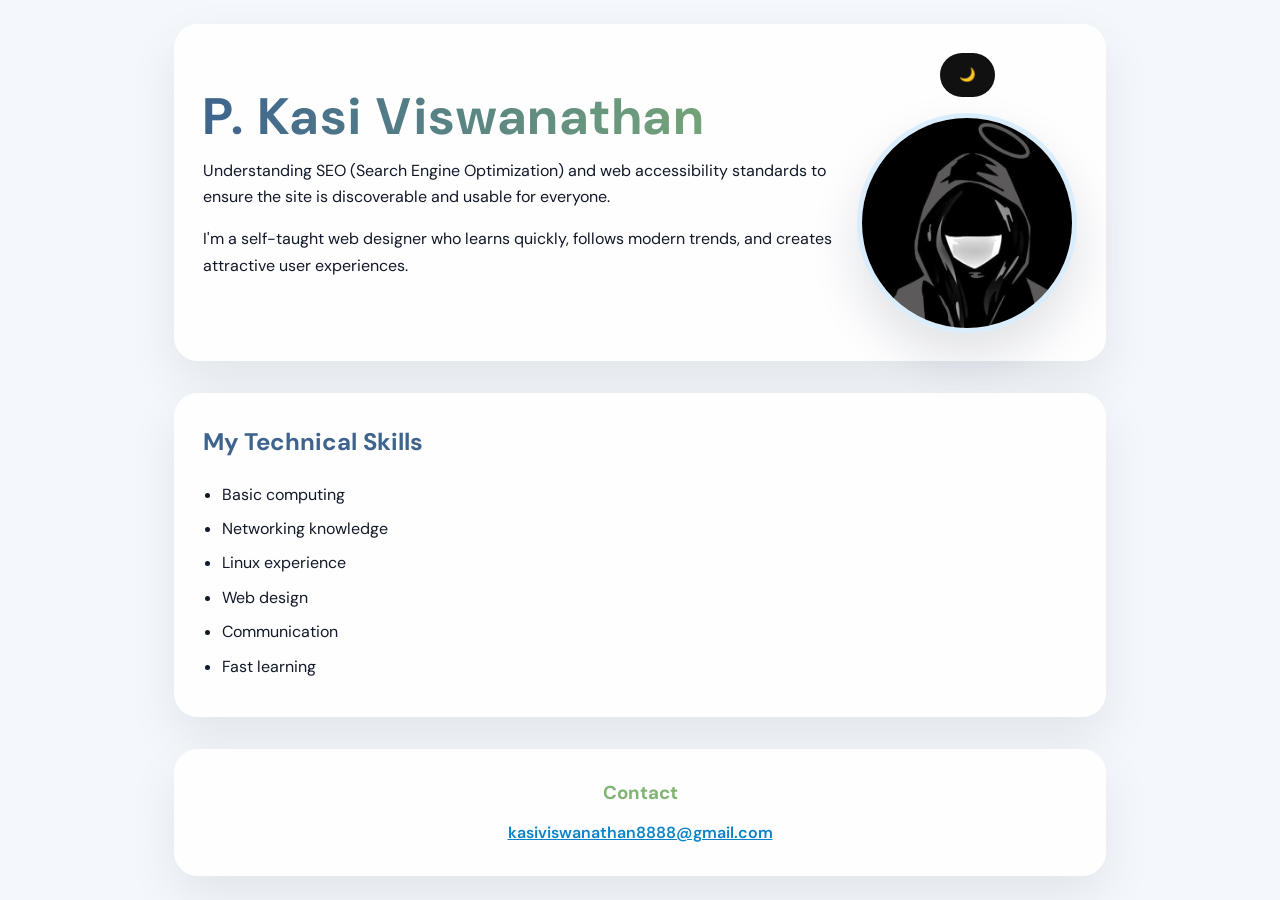
<file: Personal Profile Page/index.html>
<!DOCTYPE html>
<html lang="en">
<head>
    <meta charset="UTF-8">
    <meta name="viewport" content="width=device-width, initial-scale=1.0">
    <title>Personal Profile Page</title>
    <meta name="description" content="Personal profile page of P. Kasi Viswanathan, web designer and learner with SEO and accessibility focus.">
    <link rel="stylesheet" href="i.css">
    <link rel="preconnect" href="https://fonts.googleapis.com">
    <link rel="preconnect" href="https://fonts.gstatic.com" crossorigin>
    <link href="https://fonts.googleapis.com/css2?family=DM+Sans:wght@400;500;600;700&display=swap" rel="stylesheet">
</head>
<body>
    <div class="page-shell">
        <header class="header">
            <div class="sub-header">
                <h1 class="name">P. Kasi Viswanathan</h1>
                <p>Understanding SEO (Search Engine Optimization) and web accessibility standards to ensure the site is discoverable and usable for everyone.</p>
                <p>I'm a self-taught web designer who learns quickly, follows modern trends, and creates attractive user experiences.</p>
            </div>
            <div class="imgd">
                <button id="themeBtn" type="button" onclick="toggleTheme()" title="Toggle theme">🌙</button>
                <img class="image" src="Horror Profile Dpz _ Black wallpaper, Cute black wallpaper, Dark wallpaper.jpeg" alt="Portrait of P. Kasi Viswanathan">
            </div>
        </header>
        <main class="mid">
            <section class="skills">
                <h2>My Technical Skills</h2>
                <ul>
                    <li>Basic computing</li>
                    <li>Networking knowledge</li>
                    <li>Linux experience</li>
                    <li>Web design</li>
                    <li>Communication</li>
                    <li>Fast learning</li>
                </ul>
            </section>
        </main>
        <footer class="foo">
            <h3>Contact</h3>
            <a class="ema" href="mailto:kasiviswanathan8888@gmail.com">kasiviswanathan8888@gmail.com</a>
        </footer>
    </div>
    <script src="profile.js"></script>
</body>
</html>
</file>
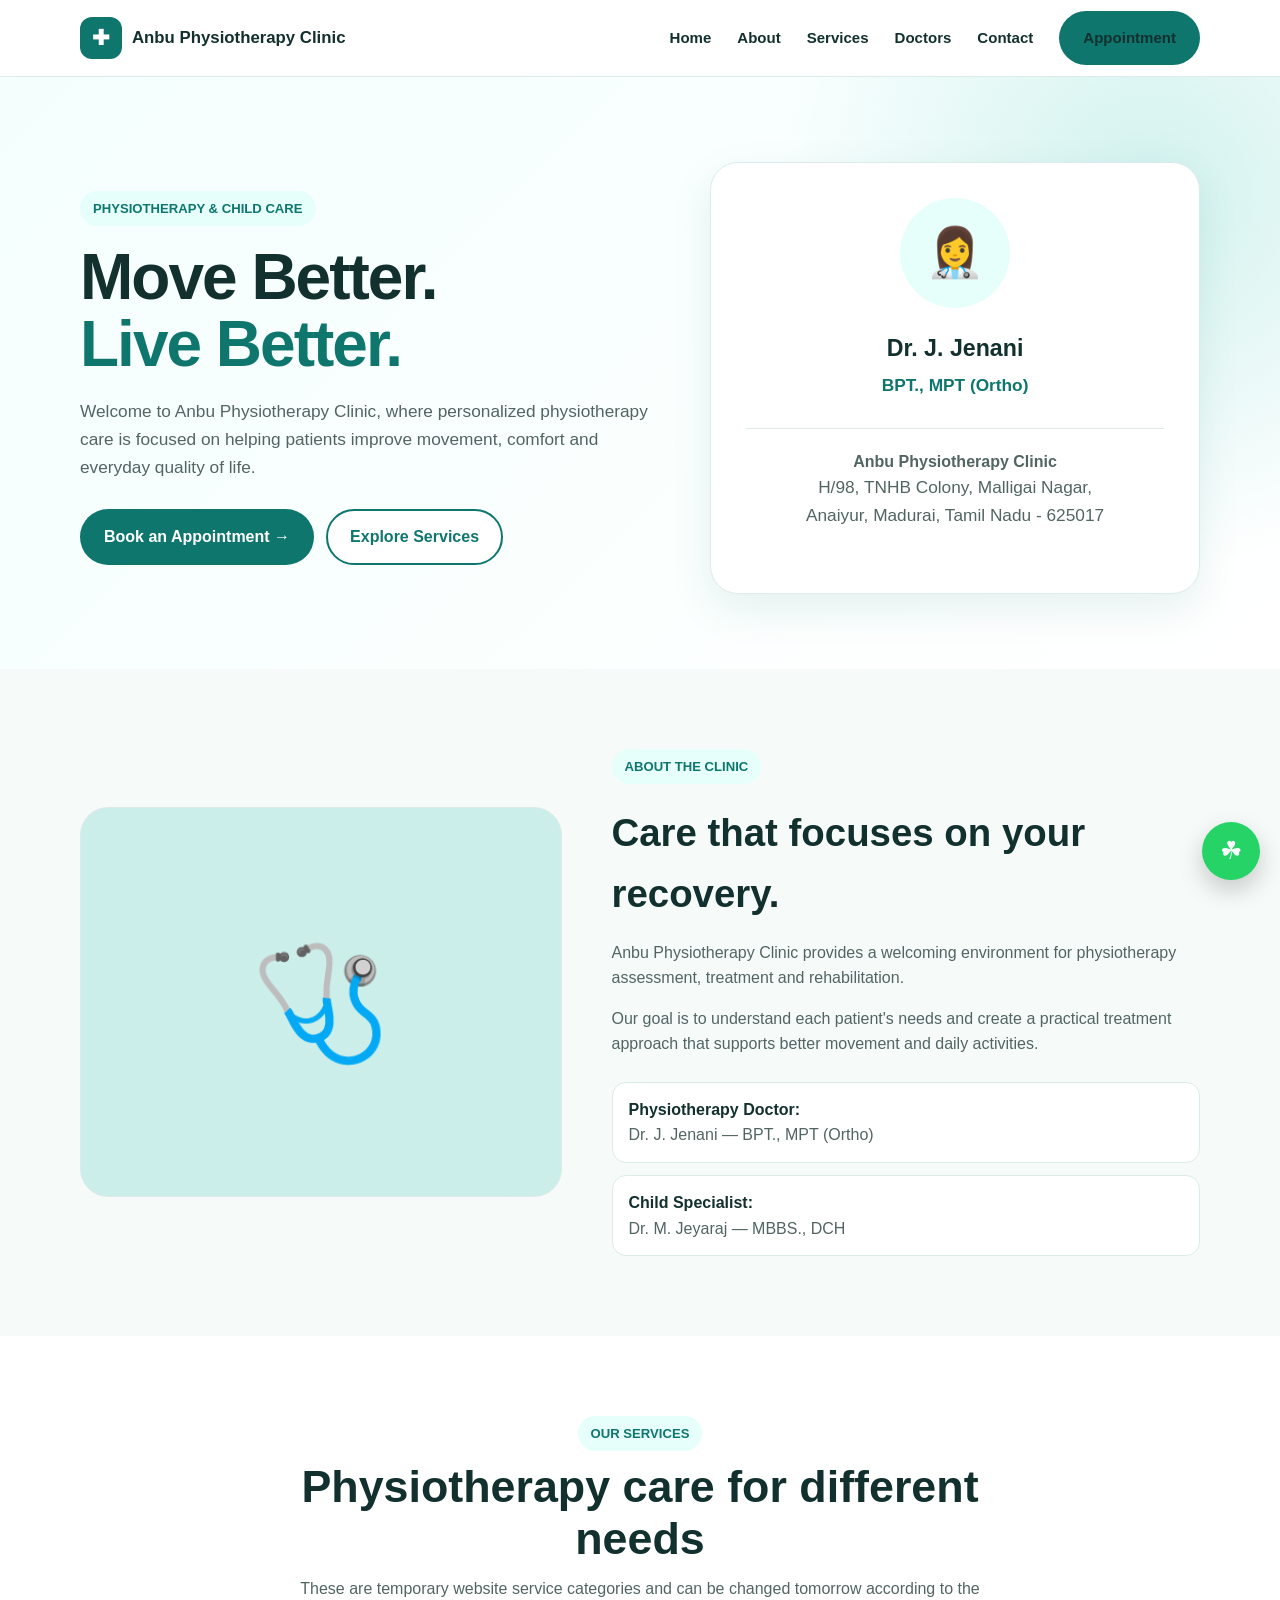
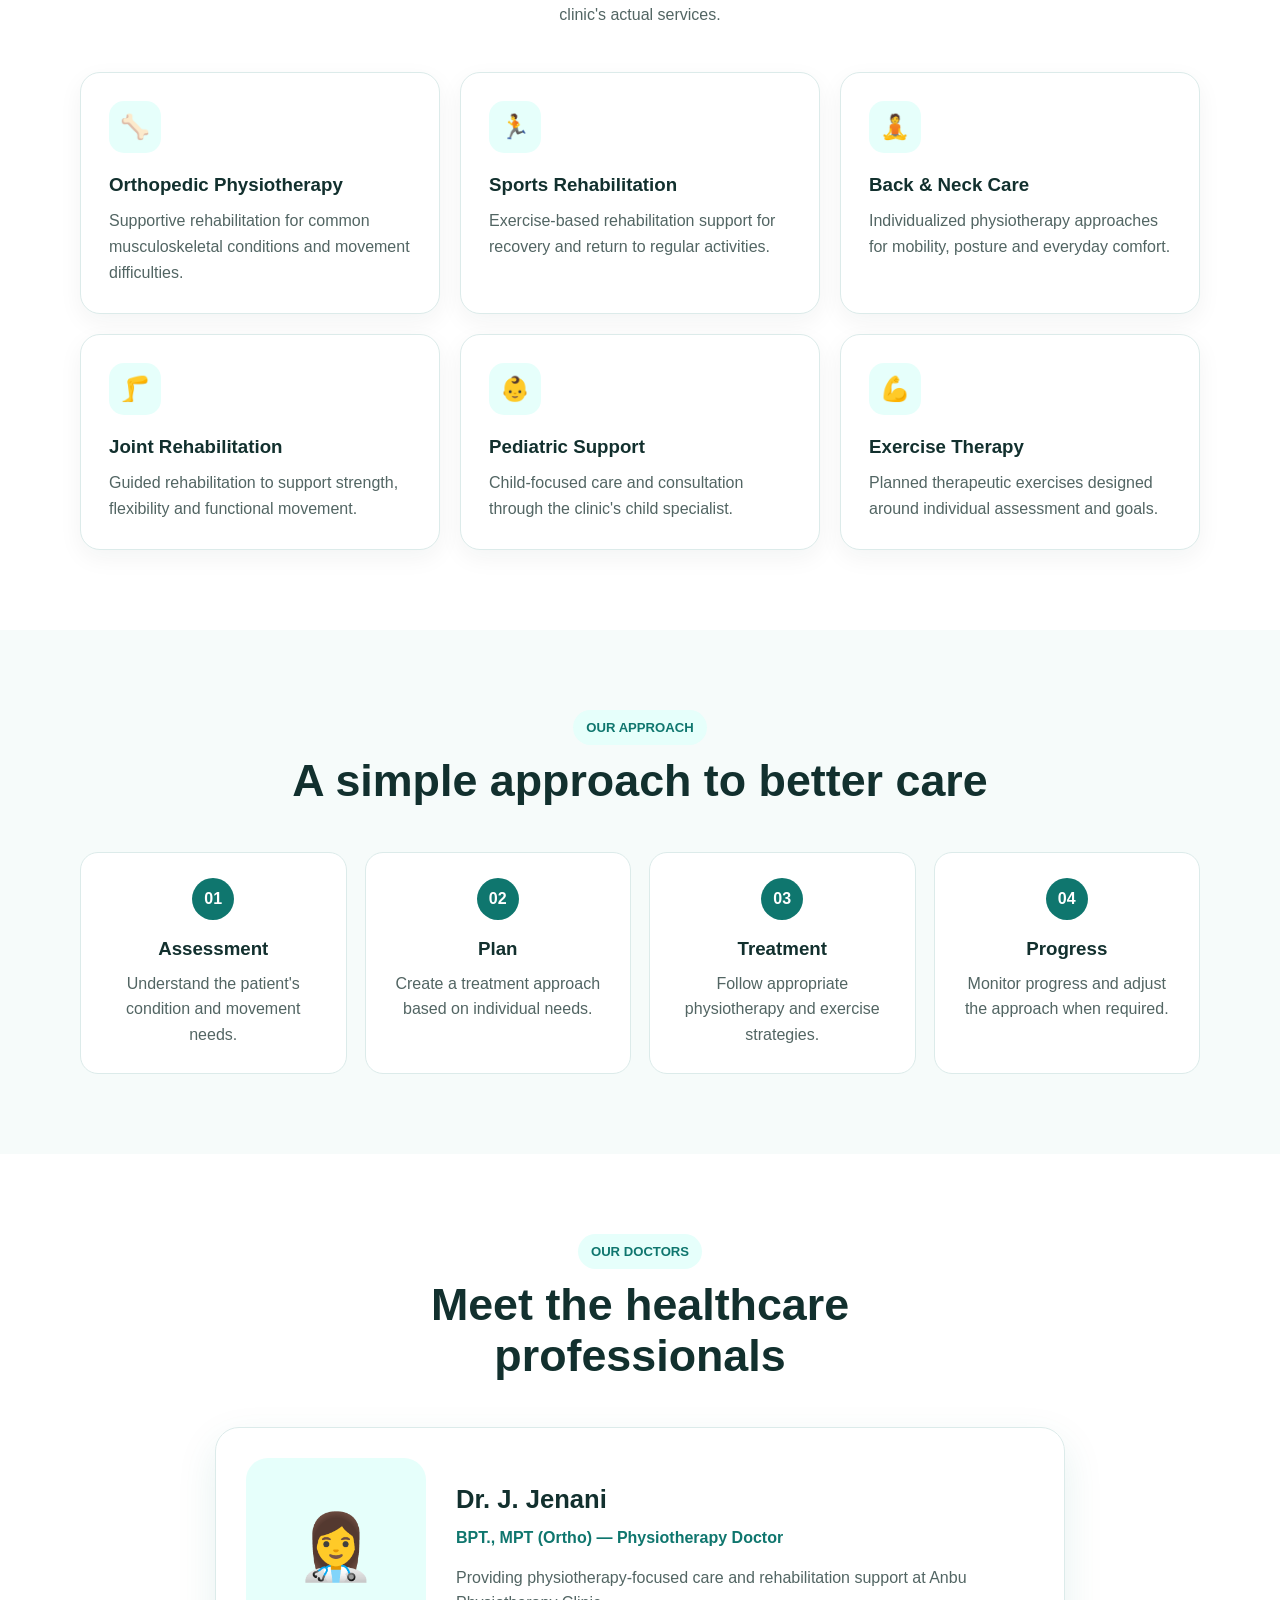
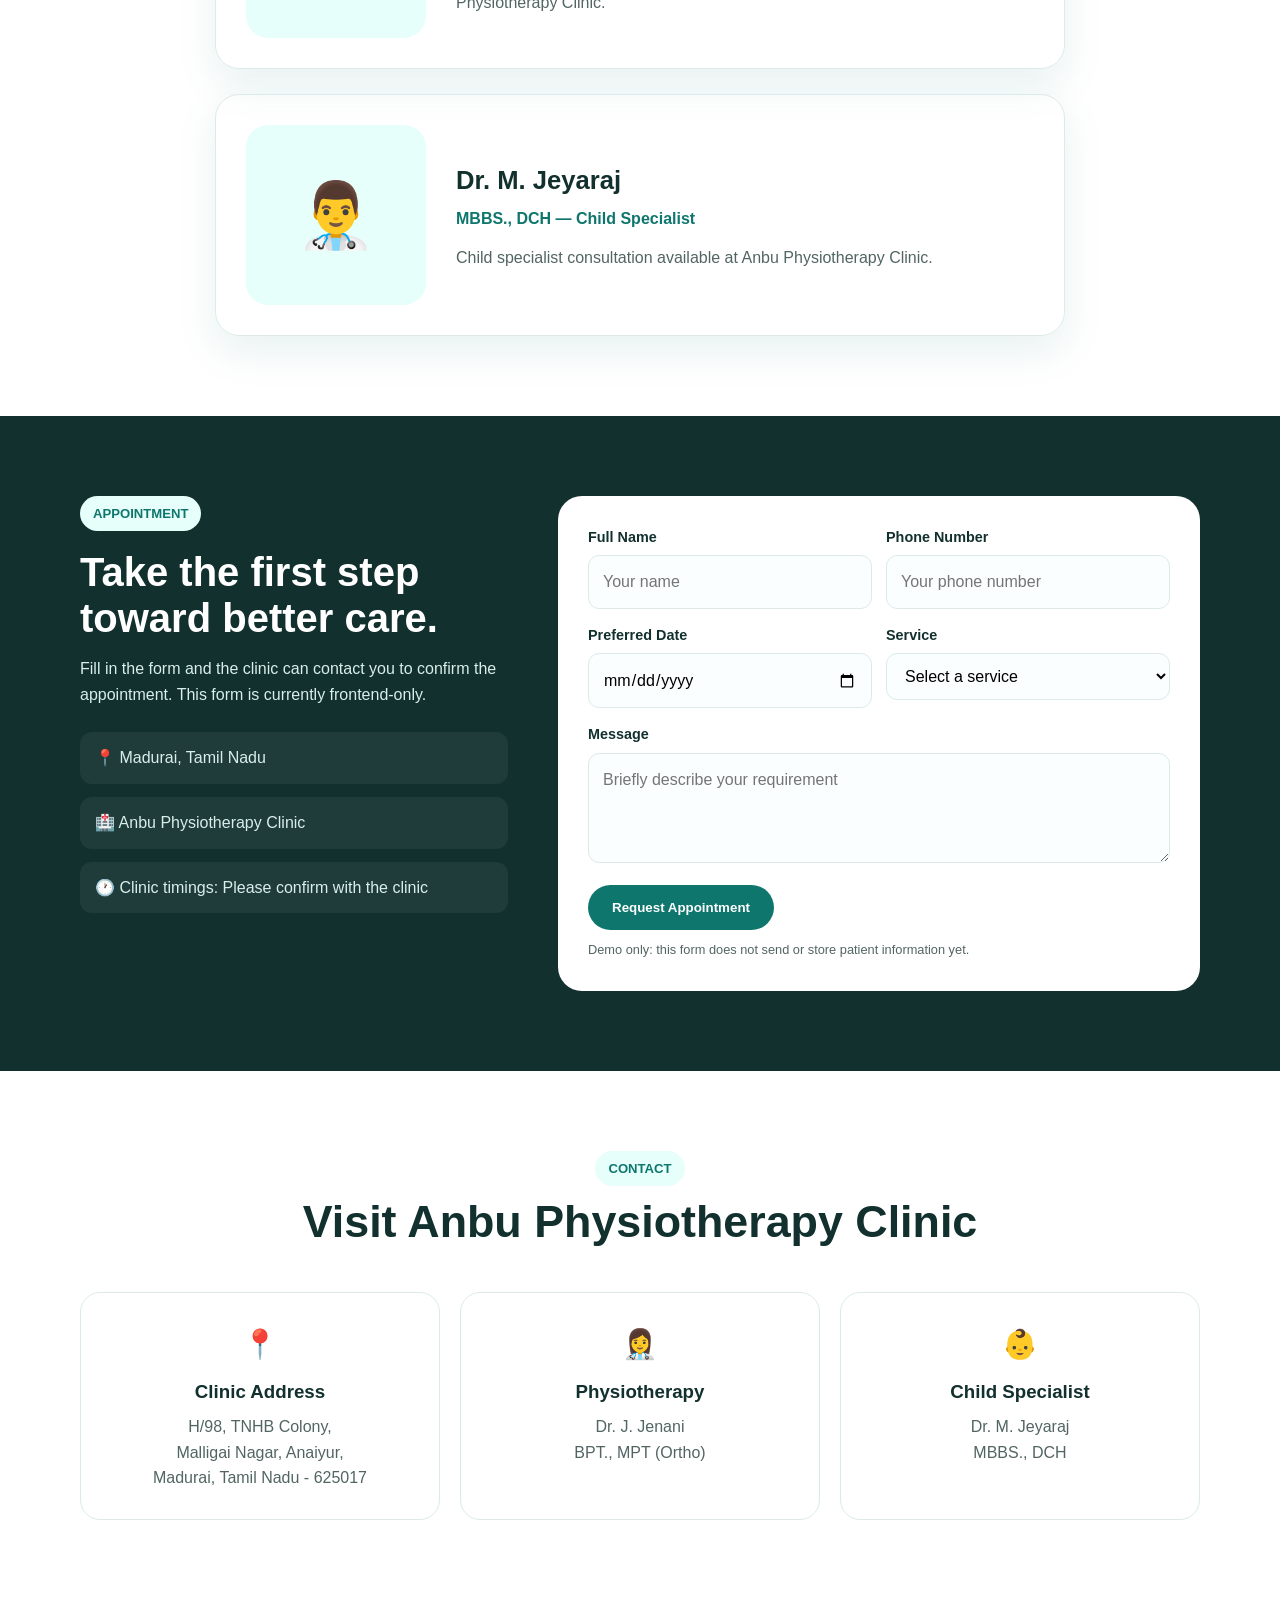
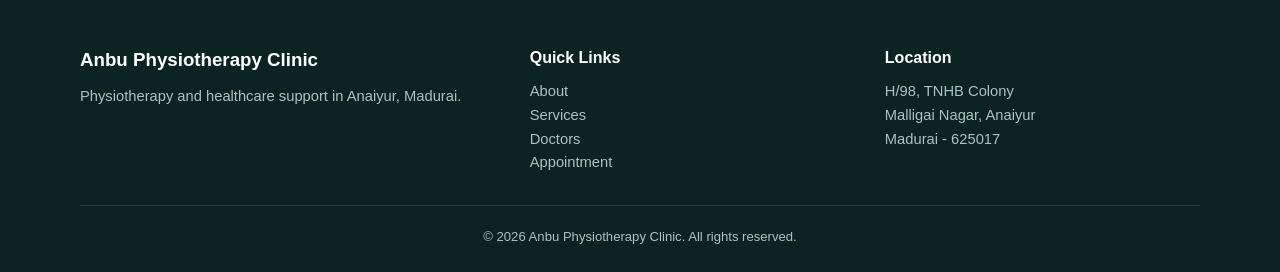
<file: physiotherapy clinic website/index.html>
<!DOCTYPE html>
<html lang="en">
<head>
  <meta charset="UTF-8">
  <meta name="viewport" content="width=device-width, initial-scale=1.0">
  <meta name="description" content="Anbu Physiotherapy Clinic - Physiotherapy and child specialist care in Anaiyur, Madurai.">
  <title>Anbu Physiotherapy Clinic | Madurai</title>

  <style>
    * {
      margin: 0;
      padding: 0;
      box-sizing: border-box;
    }

    :root {
      --primary: #0f766e;
      --primary-dark: #115e59;
      --secondary: #e6fffb;
      --accent: #14b8a6;
      --dark: #12302e;
      --text: #526563;
      --white: #ffffff;
      --light: #f6fbfa;
      --border: #dcebea;
      --shadow: 0 15px 40px rgba(15, 118, 110, 0.10);
    }

    html {
      scroll-behavior: smooth;
    }

    body {
      font-family: Arial, Helvetica, sans-serif;
      color: var(--text);
      background: var(--white);
      line-height: 1.6;
    }

    a {
      text-decoration: none;
      color: inherit;
    }

    img {
      max-width: 100%;
      display: block;
    }

    .container {
      width: min(1120px, 92%);
      margin: auto;
    }

    /* HEADER */
    header {
      position: sticky;
      top: 0;
      z-index: 1000;
      background: rgba(255, 255, 255, 0.96);
      border-bottom: 1px solid var(--border);
      backdrop-filter: blur(10px);
    }

    .navbar {
      min-height: 76px;
      display: flex;
      align-items: center;
      justify-content: space-between;
      gap: 20px;
    }

    .logo {
      display: flex;
      align-items: center;
      gap: 10px;
      font-weight: 800;
      color: var(--dark);
      font-size: 1.05rem;
    }

    .logo-icon {
      width: 42px;
      height: 42px;
      border-radius: 12px;
      background: var(--primary);
      color: white;
      display: grid;
      place-items: center;
      font-size: 1.3rem;
    }

    .nav-links {
      display: flex;
      align-items: center;
      gap: 26px;
      list-style: none;
    }

    .nav-links a {
      color: var(--dark);
      font-weight: 600;
      font-size: 0.94rem;
    }

    .nav-links a:hover {
      color: var(--primary);
    }

    .menu-btn {
      display: none;
      border: 0;
      background: transparent;
      font-size: 1.7rem;
      cursor: pointer;
      color: var(--dark);
    }

    /* BUTTONS */
    .btn {
      display: inline-flex;
      align-items: center;
      justify-content: center;
      gap: 8px;
      padding: 13px 22px;
      border-radius: 999px;
      font-weight: 700;
      border: 2px solid transparent;
      cursor: pointer;
      transition: 0.25s ease;
    }

    .btn-primary {
      background: var(--primary);
      color: white;
    }

    .btn-primary:hover {
      background: var(--primary-dark);
      transform: translateY(-2px);
    }

    .btn-outline {
      border-color: var(--primary);
      color: var(--primary);
      background: white;
    }

    .btn-outline:hover {
      background: var(--secondary);
    }

    /* HERO */
    .hero {
      background:
        radial-gradient(circle at 90% 20%, rgba(20, 184, 166, 0.18), transparent 30%),
        linear-gradient(135deg, #f4fffd, #ffffff);
      padding: 85px 0 75px;
      overflow: hidden;
    }

    .hero-grid {
      display: grid;
      grid-template-columns: 1.08fr 0.92fr;
      align-items: center;
      gap: 55px;
    }

    .eyebrow {
      display: inline-block;
      color: var(--primary);
      background: var(--secondary);
      padding: 7px 13px;
      border-radius: 999px;
      font-size: 0.82rem;
      font-weight: 800;
      margin-bottom: 18px;
    }

    .hero h1 {
      color: var(--dark);
      font-size: clamp(2.4rem, 5vw, 4.4rem);
      line-height: 1.05;
      letter-spacing: -2px;
      margin-bottom: 20px;
    }

    .hero h1 span {
      color: var(--primary);
    }

    .hero p {
      max-width: 610px;
      font-size: 1.08rem;
      margin-bottom: 28px;
    }

    .hero-buttons {
      display: flex;
      flex-wrap: wrap;
      gap: 12px;
    }

    .hero-card {
      background: white;
      border: 1px solid var(--border);
      border-radius: 28px;
      padding: 35px;
      box-shadow: var(--shadow);
      position: relative;
    }

    .doctor-avatar {
      width: 110px;
      height: 110px;
      margin: 0 auto 22px;
      border-radius: 50%;
      background: var(--secondary);
      display: grid;
      place-items: center;
      font-size: 3rem;
    }

    .hero-card h3 {
      color: var(--dark);
      text-align: center;
      font-size: 1.45rem;
    }

    .hero-card .qualification {
      text-align: center;
      color: var(--primary);
      font-weight: 700;
      margin-top: 5px;
    }

    .clinic-mini {
      margin-top: 24px;
      padding-top: 20px;
      border-top: 1px solid var(--border);
      text-align: center;
    }

    /* SECTIONS */
    section {
      padding: 80px 0;
    }

    .section-heading {
      text-align: center;
      max-width: 700px;
      margin: 0 auto 45px;
    }

    .section-heading .eyebrow {
      margin-bottom: 10px;
    }

    .section-heading h2 {
      color: var(--dark);
      font-size: clamp(2rem, 4vw, 2.8rem);
      line-height: 1.15;
      margin-bottom: 12px;
    }

    /* ABOUT */
    .about {
      background: var(--light);
    }

    .about-grid {
      display: grid;
      grid-template-columns: 0.9fr 1.1fr;
      gap: 50px;
      align-items: center;
    }

    .about-visual {
      min-height: 390px;
      border-radius: 28px;
      background:
        linear-gradient(rgba(15,118,110,0.12), rgba(15,118,110,0.12)),
        var(--secondary);
      display: grid;
      place-items: center;
      border: 1px solid var(--border);
    }

    .about-visual .medical-symbol {
      font-size: 7rem;
    }

    .about-content h2 {
      color: var(--dark);
      font-size: 2.4rem;
      margin-bottom: 15px;
    }

    .about-content p {
      margin-bottom: 15px;
    }

    .doctor-info {
      margin-top: 25px;
      display: grid;
      gap: 12px;
    }

    .doctor-info div {
      padding: 14px 16px;
      background: white;
      border: 1px solid var(--border);
      border-radius: 14px;
    }

    .doctor-info strong {
      color: var(--dark);
    }

    /* SERVICES */
    .service-grid {
      display: grid;
      grid-template-columns: repeat(3, 1fr);
      gap: 20px;
    }

    .service-card {
      padding: 28px;
      border: 1px solid var(--border);
      border-radius: 20px;
      background: white;
      box-shadow: 0 8px 25px rgba(18, 48, 46, 0.05);
      transition: 0.25s ease;
    }

    .service-card:hover {
      transform: translateY(-6px);
      box-shadow: var(--shadow);
      border-color: #b8e5df;
    }

    .service-icon {
      width: 52px;
      height: 52px;
      border-radius: 15px;
      background: var(--secondary);
      display: grid;
      place-items: center;
      font-size: 1.5rem;
      margin-bottom: 17px;
    }

    .service-card h3 {
      color: var(--dark);
      margin-bottom: 8px;
    }

    /* WHY US */
    .why {
      background: var(--light);
    }

    .why-grid {
      display: grid;
      grid-template-columns: repeat(4, 1fr);
      gap: 18px;
    }

    .why-card {
      background: white;
      border: 1px solid var(--border);
      border-radius: 18px;
      padding: 25px 20px;
      text-align: center;
    }

    .why-card .number {
      width: 42px;
      height: 42px;
      border-radius: 50%;
      background: var(--primary);
      color: white;
      display: grid;
      place-items: center;
      margin: 0 auto 14px;
      font-weight: 800;
    }

    .why-card h3 {
      color: var(--dark);
      margin-bottom: 7px;
    }

    /* TEAM */
    .team-card {
      max-width: 850px;
      margin: auto;
      display: grid;
      grid-template-columns: 180px 1fr;
      gap: 30px;
      align-items: center;
      padding: 30px;
      border: 1px solid var(--border);
      border-radius: 24px;
      box-shadow: var(--shadow);
    }

    .team-avatar {
      width: 180px;
      height: 180px;
      border-radius: 22px;
      background: var(--secondary);
      display: grid;
      place-items: center;
      font-size: 4rem;
    }

    .team-card h3 {
      color: var(--dark);
      font-size: 1.6rem;
      margin-bottom: 5px;
    }

    .team-card .role {
      color: var(--primary);
      font-weight: 700;
      margin-bottom: 14px;
    }

    /* APPOINTMENT */
    .appointment {
      background: var(--dark);
      color: #d8eeeb;
    }

    .appointment-grid {
      display: grid;
      grid-template-columns: 0.8fr 1.2fr;
      gap: 50px;
      align-items: start;
    }

    .appointment h2 {
      color: white;
      font-size: 2.5rem;
      line-height: 1.15;
      margin-bottom: 15px;
    }

    .appointment-info {
      margin-top: 25px;
      display: grid;
      gap: 13px;
    }

    .appointment-info div {
      padding: 13px 15px;
      background: rgba(255,255,255,0.06);
      border-radius: 12px;
    }

    .appointment-form {
      background: white;
      padding: 30px;
      border-radius: 24px;
      color: var(--text);
    }

    .form-row {
      display: grid;
      grid-template-columns: 1fr 1fr;
      gap: 14px;
    }

    .form-group {
      margin-bottom: 15px;
    }

    label {
      display: block;
      color: var(--dark);
      font-weight: 700;
      font-size: 0.9rem;
      margin-bottom: 6px;
    }

    input, select, textarea {
      width: 100%;
      padding: 13px 14px;
      border: 1px solid var(--border);
      border-radius: 11px;
      outline: none;
      font: inherit;
      background: #fbfefe;
    }

    input:focus, select:focus, textarea:focus {
      border-color: var(--accent);
      box-shadow: 0 0 0 3px rgba(20,184,166,0.1);
    }

    textarea {
      min-height: 110px;
      resize: vertical;
    }

    .form-note {
      font-size: 0.8rem;
      margin-top: 10px;
    }

    /* CONTACT */
    .contact-grid {
      display: grid;
      grid-template-columns: repeat(3, 1fr);
      gap: 20px;
    }

    .contact-card {
      padding: 28px;
      text-align: center;
      border: 1px solid var(--border);
      border-radius: 20px;
    }

    .contact-card .icon {
      font-size: 1.8rem;
      margin-bottom: 10px;
    }

    .contact-card h3 {
      color: var(--dark);
      margin-bottom: 7px;
    }

    /* FOOTER */
    footer {
      background: #0b2422;
      color: #a8c4c1;
      padding: 45px 0 25px;
    }

    .footer-grid {
      display: grid;
      grid-template-columns: 1.3fr 1fr 1fr;
      gap: 40px;
      padding-bottom: 30px;
      border-bottom: 1px solid rgba(255,255,255,0.1);
    }

    footer h3, footer h4 {
      color: white;
      margin-bottom: 10px;
    }

    footer p {
      font-size: 0.92rem;
    }

    .footer-bottom {
      text-align: center;
      padding-top: 20px;
      font-size: 0.82rem;
    }

    /* WHATSAPP */
    .floating-whatsapp {
      position: fixed;
      right: 20px;
      bottom: 20px;
      width: 58px;
      height: 58px;
      border-radius: 50%;
      display: grid;
      place-items: center;
      background: #25d366;
      color: white;
      font-size: 1.55rem;
      box-shadow: 0 10px 25px rgba(0,0,0,0.2);
      z-index: 900;
    }

    /* RESPONSIVE */
    @media (max-width: 900px) {
      .hero-grid,
      .about-grid,
      .appointment-grid {
        grid-template-columns: 1fr;
      }

      .service-grid {
        grid-template-columns: repeat(2, 1fr);
      }

      .why-grid {
        grid-template-columns: repeat(2, 1fr);
      }

      .hero {
        padding-top: 55px;
      }
    }

    @media (max-width: 700px) {
      .navbar {
        min-height: 68px;
      }

      .menu-btn {
        display: block;
      }

      .nav-links {
        position: absolute;
        top: 68px;
        left: 0;
        right: 0;
        background: white;
        border-bottom: 1px solid var(--border);
        display: none;
        flex-direction: column;
        padding: 20px;
        gap: 18px;
      }

      .nav-links.active {
        display: flex;
      }

      .nav-links .btn {
        width: 100%;
      }

      section {
        padding: 60px 0;
      }

      .service-grid,
      .why-grid,
      .contact-grid,
      .form-row {
        grid-template-columns: 1fr;
      }

      .team-card {
        grid-template-columns: 1fr;
        text-align: center;
      }

      .team-avatar {
        margin: auto;
      }

      .footer-grid {
        grid-template-columns: 1fr;
        gap: 25px;
      }

      .hero-card {
        padding: 25px;
      }
    }
  </style>
</head>

<body>

  <!-- HEADER -->
  <header>
    <div class="container navbar">
      <a href="#home" class="logo">
        <span class="logo-icon">✚</span>
        <span>Anbu Physiotherapy Clinic</span>
      </a>

      <button class="menu-btn" id="menuBtn" aria-label="Open navigation">☰</button>

      <ul class="nav-links" id="navLinks">
        <li><a href="#home">Home</a></li>
        <li><a href="#about">About</a></li>
        <li><a href="#services">Services</a></li>
        <li><a href="#doctors">Doctors</a></li>
        <li><a href="#contact">Contact</a></li>
        <li><a href="#appointment" class="btn btn-primary">Appointment</a></li>
      </ul>
    </div>
  </header>

  <main>

    <!-- HERO -->
    <section class="hero" id="home">
      <div class="container hero-grid">

        <div>
          <span class="eyebrow">PHYSIOTHERAPY & CHILD CARE</span>

          <h1>
            Move Better.<br>
            <span>Live Better.</span>
          </h1>

          <p>
            Welcome to Anbu Physiotherapy Clinic, where personalized
            physiotherapy care is focused on helping patients improve
            movement, comfort and everyday quality of life.
          </p>

          <div class="hero-buttons">
            <a href="#appointment" class="btn btn-primary">Book an Appointment →</a>
            <a href="#services" class="btn btn-outline">Explore Services</a>
          </div>
        </div>

        <div class="hero-card">
          <div class="doctor-avatar">👩‍⚕️</div>
          <h3>Dr. J. Jenani</h3>
          <p class="qualification">BPT., MPT (Ortho)</p>

          <div class="clinic-mini">
            <strong>Anbu Physiotherapy Clinic</strong>
            <p>H/98, TNHB Colony, Malligai Nagar,<br>
              Anaiyur, Madurai, Tamil Nadu - 625017</p>
          </div>
        </div>

      </div>
    </section>

    <!-- ABOUT -->
    <section class="about" id="about">
      <div class="container about-grid">

        <div class="about-visual">
          <div class="medical-symbol">🩺</div>
        </div>

        <div class="about-content">
          <span class="eyebrow">ABOUT THE CLINIC</span>
          <h2>Care that focuses on your recovery.</h2>

          <p>
            Anbu Physiotherapy Clinic provides a welcoming environment
            for physiotherapy assessment, treatment and rehabilitation.
          </p>

          <p>
            Our goal is to understand each patient's needs and create
            a practical treatment approach that supports better movement
            and daily activities.
          </p>

          <div class="doctor-info">
            <div>
              <strong>Physiotherapy Doctor:</strong><br>
              Dr. J. Jenani — BPT., MPT (Ortho)
            </div>

            <div>
              <strong>Child Specialist:</strong><br>
              Dr. M. Jeyaraj — MBBS., DCH
            </div>
          </div>
        </div>

      </div>
    </section>

    <!-- SERVICES -->
    <section id="services">
      <div class="container">

        <div class="section-heading">
          <span class="eyebrow">OUR SERVICES</span>
          <h2>Physiotherapy care for different needs</h2>
          <p>
            These are temporary website service categories and can be
            changed tomorrow according to the clinic's actual services.
          </p>
        </div>

        <div class="service-grid">

          <article class="service-card">
            <div class="service-icon">🦴</div>
            <h3>Orthopedic Physiotherapy</h3>
            <p>Supportive rehabilitation for common musculoskeletal conditions and movement difficulties.</p>
          </article>

          <article class="service-card">
            <div class="service-icon">🏃</div>
            <h3>Sports Rehabilitation</h3>
            <p>Exercise-based rehabilitation support for recovery and return to regular activities.</p>
          </article>

          <article class="service-card">
            <div class="service-icon">🧘</div>
            <h3>Back & Neck Care</h3>
            <p>Individualized physiotherapy approaches for mobility, posture and everyday comfort.</p>
          </article>

          <article class="service-card">
            <div class="service-icon">🦵</div>
            <h3>Joint Rehabilitation</h3>
            <p>Guided rehabilitation to support strength, flexibility and functional movement.</p>
          </article>

          <article class="service-card">
            <div class="service-icon">👶</div>
            <h3>Pediatric Support</h3>
            <p>Child-focused care and consultation through the clinic's child specialist.</p>
          </article>

          <article class="service-card">
            <div class="service-icon">💪</div>
            <h3>Exercise Therapy</h3>
            <p>Planned therapeutic exercises designed around individual assessment and goals.</p>
          </article>

        </div>
      </div>
    </section>

    <!-- WHY US -->
    <section class="why">
      <div class="container">

        <div class="section-heading">
          <span class="eyebrow">OUR APPROACH</span>
          <h2>A simple approach to better care</h2>
        </div>

        <div class="why-grid">

          <div class="why-card">
            <div class="number">01</div>
            <h3>Assessment</h3>
            <p>Understand the patient's condition and movement needs.</p>
          </div>

          <div class="why-card">
            <div class="number">02</div>
            <h3>Plan</h3>
            <p>Create a treatment approach based on individual needs.</p>
          </div>

          <div class="why-card">
            <div class="number">03</div>
            <h3>Treatment</h3>
            <p>Follow appropriate physiotherapy and exercise strategies.</p>
          </div>

          <div class="why-card">
            <div class="number">04</div>
            <h3>Progress</h3>
            <p>Monitor progress and adjust the approach when required.</p>
          </div>

        </div>
      </div>
    </section>

    <!-- DOCTORS -->
    <section id="doctors">
      <div class="container">

        <div class="section-heading">
          <span class="eyebrow">OUR DOCTORS</span>
          <h2>Meet the healthcare professionals</h2>
        </div>

        <div class="team-card">
          <div class="team-avatar">👩‍⚕️</div>

          <div>
            <h3>Dr. J. Jenani</h3>
            <p class="role">BPT., MPT (Ortho) — Physiotherapy Doctor</p>
            <p>
              Providing physiotherapy-focused care and rehabilitation
              support at Anbu Physiotherapy Clinic.
            </p>
          </div>
        </div>

        <br>

        <div class="team-card">
          <div class="team-avatar">👨‍⚕️</div>

          <div>
            <h3>Dr. M. Jeyaraj</h3>
            <p class="role">MBBS., DCH — Child Specialist</p>
            <p>
              Child specialist consultation available at Anbu
              Physiotherapy Clinic.
            </p>
          </div>
        </div>

      </div>
    </section>

    <!-- APPOINTMENT -->
    <section class="appointment" id="appointment">
      <div class="container appointment-grid">

        <div>
          <span class="eyebrow">APPOINTMENT</span>
          <h2>Take the first step toward better care.</h2>

          <p>
            Fill in the form and the clinic can contact you to confirm
            the appointment. This form is currently frontend-only.
          </p>

          <div class="appointment-info">
            <div>📍 Madurai, Tamil Nadu</div>
            <div>🏥 Anbu Physiotherapy Clinic</div>
            <div>🕐 Clinic timings: Please confirm with the clinic</div>
          </div>
        </div>

        <form class="appointment-form" id="appointmentForm">

          <div class="form-row">
            <div class="form-group">
              <label for="name">Full Name</label>
              <input type="text" id="name" placeholder="Your name" required>
            </div>

            <div class="form-group">
              <label for="phone">Phone Number</label>
              <input type="tel" id="phone" placeholder="Your phone number" required>
            </div>
          </div>

          <div class="form-row">
            <div class="form-group">
              <label for="date">Preferred Date</label>
              <input type="date" id="date">
            </div>

            <div class="form-group">
              <label for="service">Service</label>
              <select id="service">
                <option value="">Select a service</option>
                <option>Orthopedic Physiotherapy</option>
                <option>Sports Rehabilitation</option>
                <option>Back & Neck Care</option>
                <option>Joint Rehabilitation</option>
                <option>Pediatric Support</option>
                <option>Exercise Therapy</option>
              </select>
            </div>
          </div>

          <div class="form-group">
            <label for="message">Message</label>
            <textarea id="message" placeholder="Briefly describe your requirement"></textarea>
          </div>

          <button type="submit" class="btn btn-primary">Request Appointment</button>

          <p class="form-note">
            Demo only: this form does not send or store patient information yet.
          </p>

        </form>

      </div>
    </section>

    <!-- CONTACT -->
    <section id="contact">
      <div class="container">

        <div class="section-heading">
          <span class="eyebrow">CONTACT</span>
          <h2>Visit Anbu Physiotherapy Clinic</h2>
        </div>

        <div class="contact-grid">

          <div class="contact-card">
            <div class="icon">📍</div>
            <h3>Clinic Address</h3>
            <p>
              H/98, TNHB Colony,<br>
              Malligai Nagar, Anaiyur,<br>
              Madurai, Tamil Nadu - 625017
            </p>
          </div>

          <div class="contact-card">
            <div class="icon">👩‍⚕️</div>
            <h3>Physiotherapy</h3>
            <p>Dr. J. Jenani<br>BPT., MPT (Ortho)</p>
          </div>

          <div class="contact-card">
            <div class="icon">👶</div>
            <h3>Child Specialist</h3>
            <p>Dr. M. Jeyaraj<br>MBBS., DCH</p>
          </div>

        </div>
      </div>
    </section>

  </main>

  <!-- FOOTER -->
  <footer>
    <div class="container">

      <div class="footer-grid">
        <div>
          <h3>Anbu Physiotherapy Clinic</h3>
          <p>
            Physiotherapy and healthcare support in Anaiyur, Madurai.
          </p>
        </div>

        <div>
          <h4>Quick Links</h4>
          <p><a href="#about">About</a></p>
          <p><a href="#services">Services</a></p>
          <p><a href="#doctors">Doctors</a></p>
          <p><a href="#appointment">Appointment</a></p>
        </div>

        <div>
          <h4>Location</h4>
          <p>H/98, TNHB Colony</p>
          <p>Malligai Nagar, Anaiyur</p>
          <p>Madurai - 625017</p>
        </div>
      </div>

      <div class="footer-bottom">
        © <span id="year"></span> Anbu Physiotherapy Clinic. All rights reserved.
      </div>

    </div>
  </footer>

  <!-- FLOATING WHATSAPP PLACEHOLDER -->
  <!-- Replace # with the real WhatsApp link after getting the clinic number. -->
  <a href="#" class="floating-whatsapp" aria-label="WhatsApp">☘</a>

  <script>
    // Mobile navigation
    const menuBtn = document.getElementById("menuBtn");
    const navLinks = document.getElementById("navLinks");

    menuBtn.addEventListener("click", () => {
      navLinks.classList.toggle("active");
    });

    // Close mobile menu after clicking a link
    document.querySelectorAll(".nav-links a").forEach(link => {
      link.addEventListener("click", () => {
        navLinks.classList.remove("active");
      });
    });

    // Demo appointment form
    const appointmentForm = document.getElementById("appointmentForm");

    appointmentForm.addEventListener("submit", (event) => {
      event.preventDefault();

      alert(
        "Thank you! Your appointment request has been recorded only as a frontend demo. Backend functionality will be added later."
      );

      appointmentForm.reset();
    });

    // Current year
    document.getElementById("year").textContent = new Date().getFullYear();
  </script>

</body>
</html>
</file>
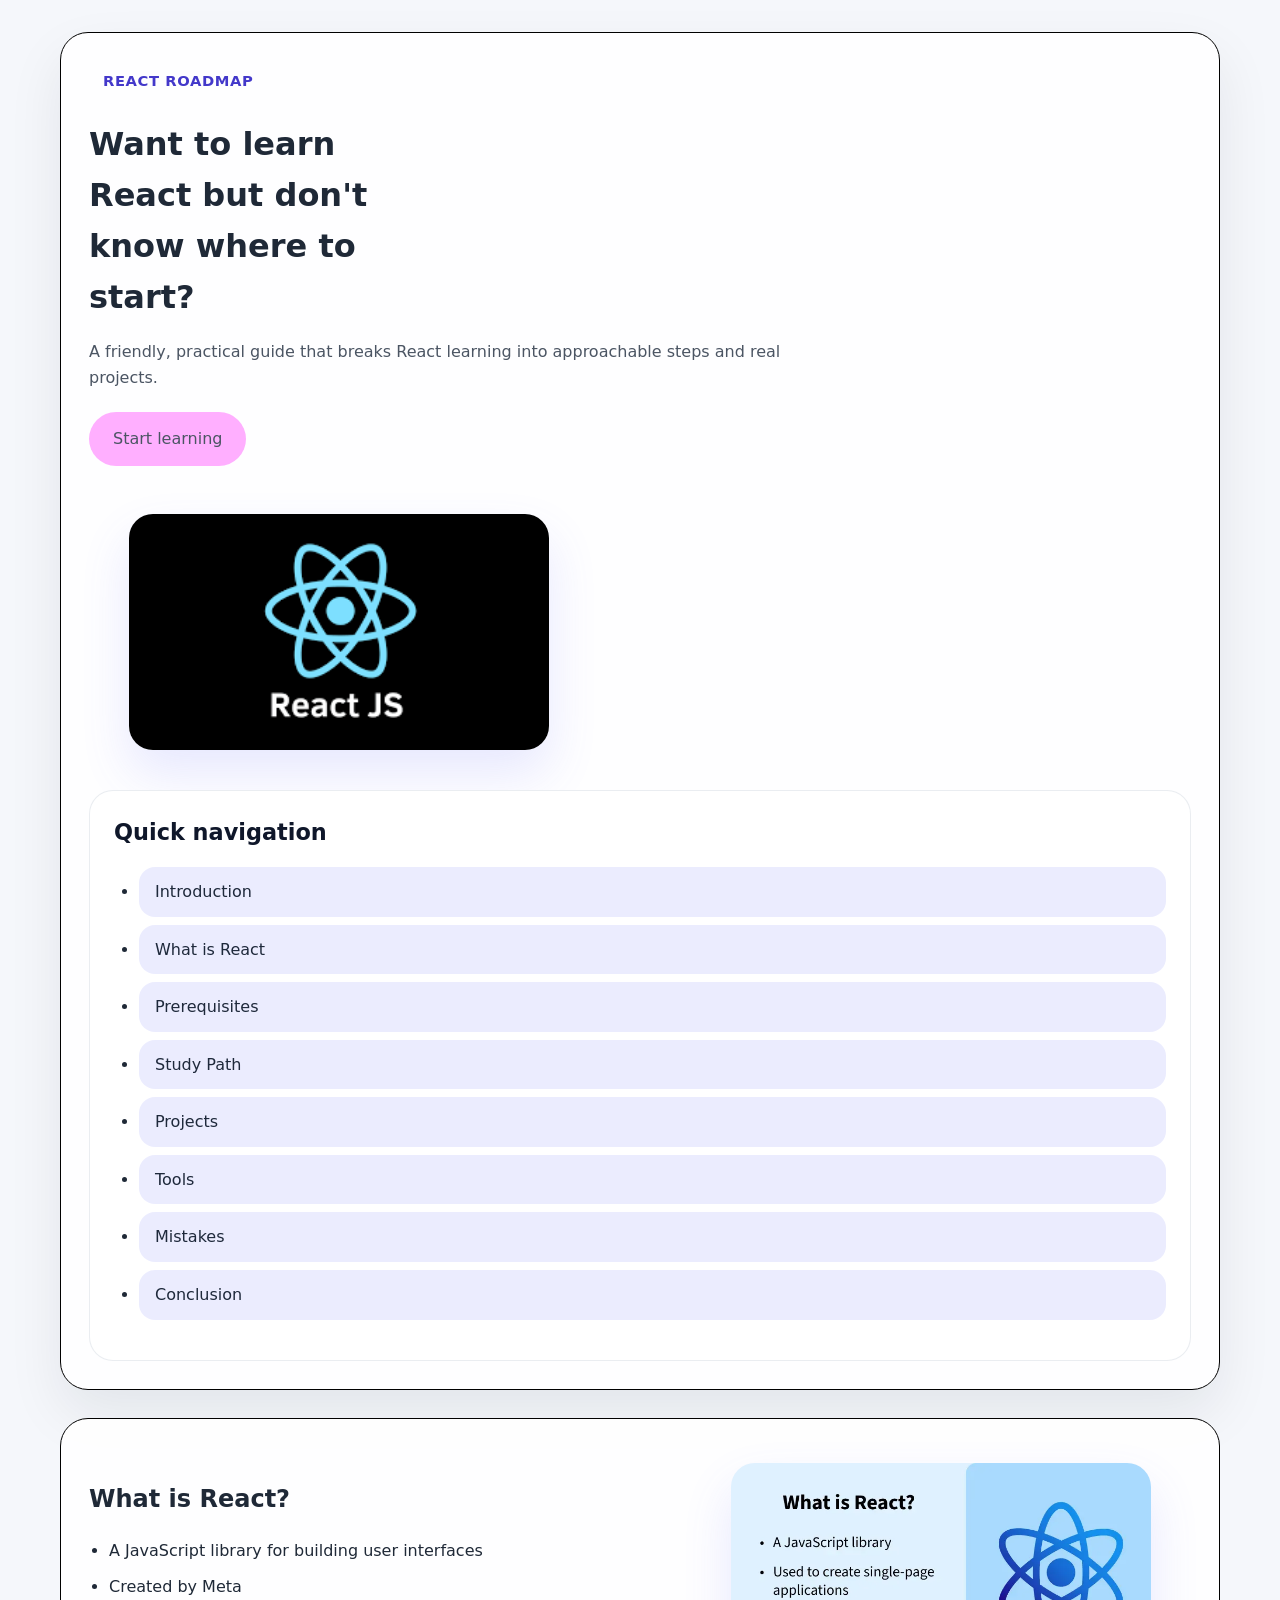
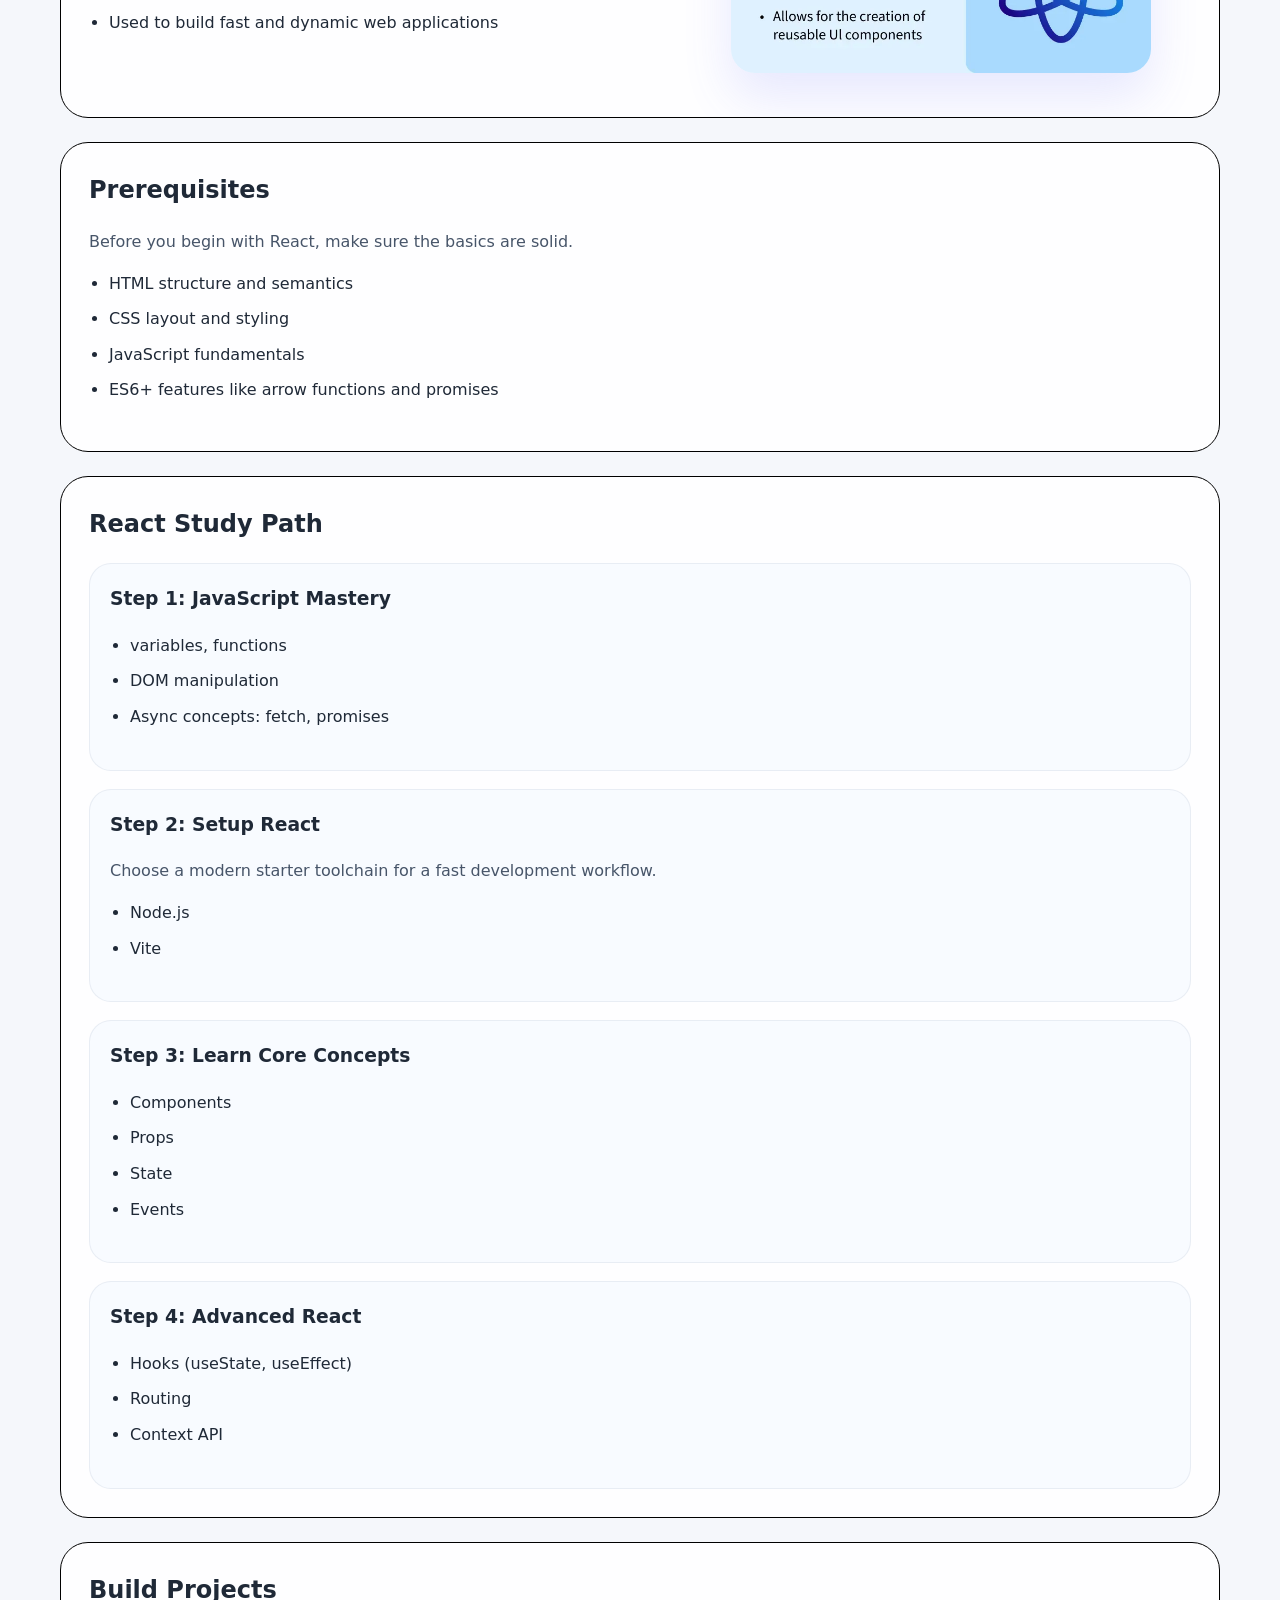
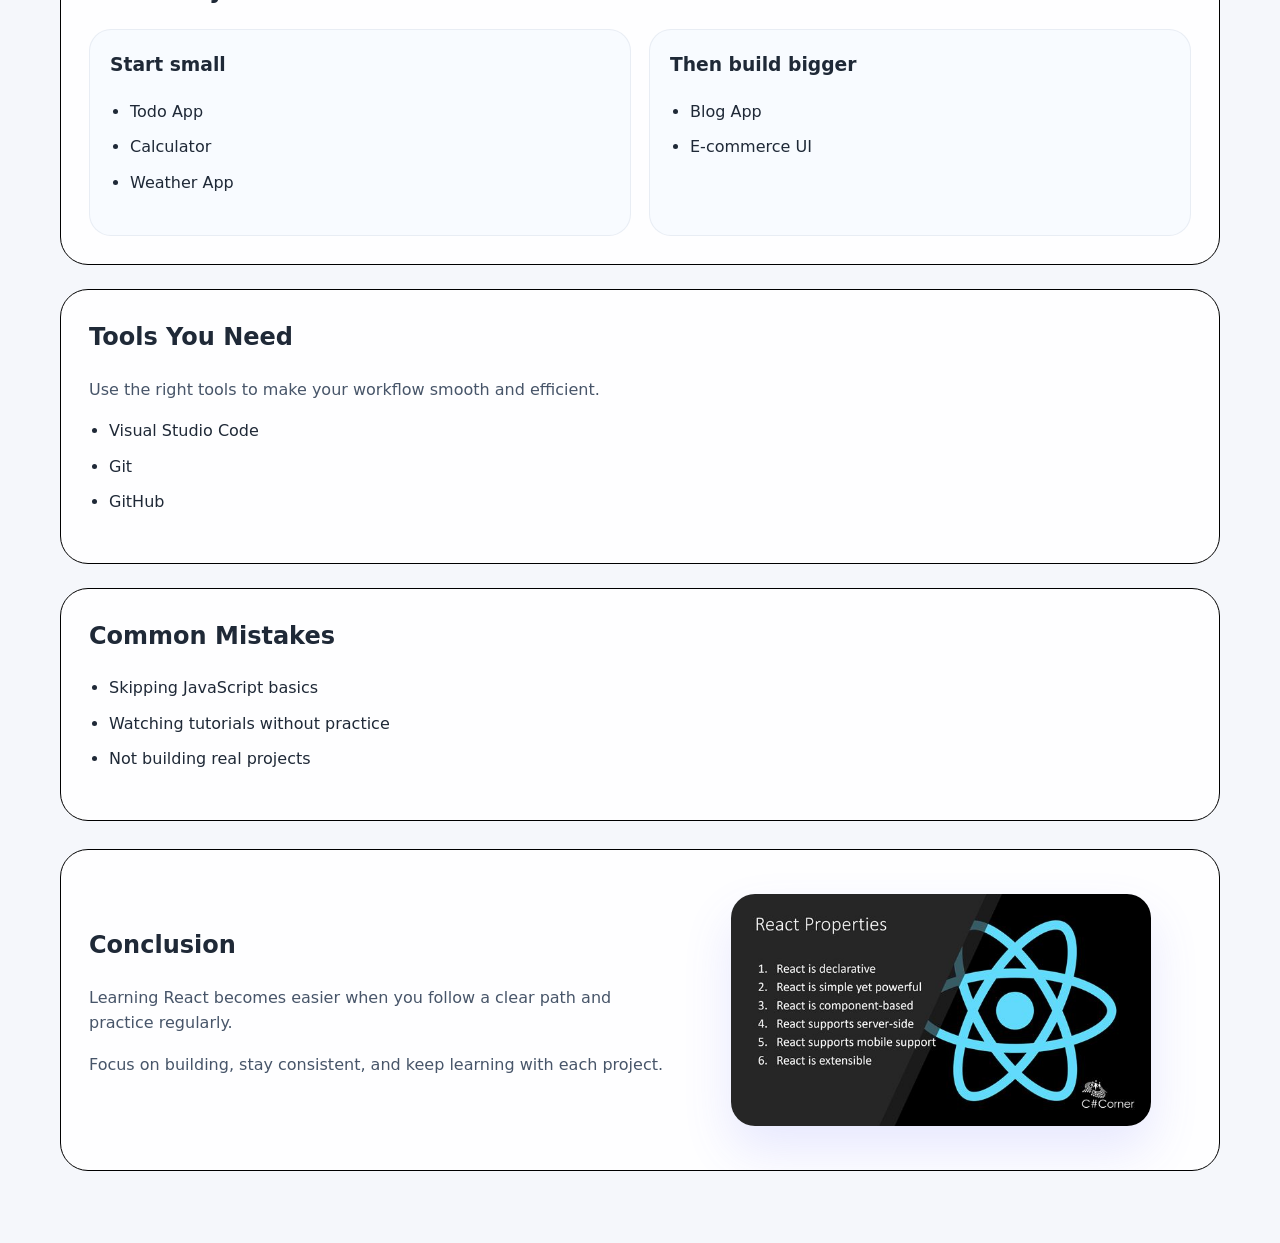
<file: blog page/blog.html>
<!DOCTYPE html>
<html lang="en">
<head>
    <meta charset="UTF-8">
    <meta name="viewport" content="width=device-width, initial-scale=1.0">
    <title>React Roadmap: From Zero to Job Ready</title>
    <link rel="stylesheet" href="bloga.css">
    <meta name="description" content="A comprehensive roadmap to learn React, covering prerequisites, study path, projects to build, tools needed, and common mistakes to avoid." >
</head>
<body>
    <div class="page-shell">
        <header class="introduction" id="introduction">
            <div class="hero-panel">
                <div class="hero-copy">
                    <span class="eyebrow">React Roadmap</span>
                    <h1>Want to learn React but don't know where to start?</h1>
                    <p class="hero-description">A friendly, practical guide that breaks React learning into approachable steps and real projects.</p>
                    <a class="hero-cta" href="#react-study-path">Start learning</a>
                </div>
                <figure class="hero-image">
                    <img src="images (1).png" alt="React logo illustration">
                </figure>
            </div>
            <aside class="table-of-contents">
                <h2>Quick navigation</h2>
                <nav>
                    <ul>
                        <li><a href="#introduction">Introduction</a></li>
                        <li><a href="#what-is-react">What is React</a></li>
                        <li><a href="#prerequisites">Prerequisites</a></li>
                        <li><a href="#react-study-path">Study Path</a></li>
                        <li><a href="#project-to-build">Projects</a></li>
                        <li><a href="#tools-&-resources">Tools</a></li>
                        <li><a href="#mistakes-to-avoid">Mistakes</a></li>
                        <li><a href="#conclusion">Conclusion</a></li>
                    </ul>
                </nav>
            </aside>
        </header>
        <main class="main-content">
            <section class="section-card reveal react" id="what-is-react">
                <div class="section-text">
                    <h2>What is React?</h2>
                    <ul>
                        <li>A JavaScript library for building user interfaces</li>
                        <li>Created by Meta</li>
                        <li>Used to build fast and dynamic web applications</li>
                    </ul>
                </div>
                <figure class="section-image">
                    <img src="qwer.webp" alt="React concept illustration">
                </figure>
            </section>
            <section class="section-card reveal prerequisites" id="prerequisites">
                <h2>Prerequisites</h2>
                <p>Before you begin with React, make sure the basics are solid.</p>
                <ul>
                    <li>HTML structure and semantics</li>
                    <li>CSS layout and styling</li>
                    <li>JavaScript fundamentals</li>
                    <li>ES6+ features like arrow functions and promises</li>
                </ul>
            </section>
            <section class="section-card reveal study" id="react-study-path">
                <h2>React Study Path</h2>
                <div class="study-grid">
                    <article>
                        <h3>Step 1: JavaScript Mastery</h3>
                        <ul>
                            <li>variables, functions</li>
                            <li>DOM manipulation</li>
                            <li>Async concepts: fetch, promises</li>
                        </ul>
                    </article>
                    <article>
                        <h3>Step 2: Setup React</h3>
                        <p>Choose a modern starter toolchain for a fast development workflow.</p>
                        <ul>
                            <li>Node.js</li>
                            <li>Vite</li>
                        </ul>
                    </article>
                    <article>
                        <h3>Step 3: Learn Core Concepts</h3>
                        <ul>
                            <li>Components</li>
                            <li>Props</li>
                            <li>State</li>
                            <li>Events</li>
                        </ul>
                    </article>
                    <article>
                        <h3>Step 4: Advanced React</h3>
                        <ul>
                            <li>Hooks (useState, useEffect)</li>
                            <li>Routing</li>
                            <li>Context API</li>
                        </ul>
                    </article>
                </div>
            </section>
            <section class="section-card reveal projects" id="project-to-build">
                <h2>Build Projects</h2>
                <div class="project-grid">
                    <div>
                        <h3>Start small</h3>
                        <ul>
                            <li>Todo App</li>
                            <li>Calculator</li>
                            <li>Weather App</li>
                        </ul>
                    </div>
                    <div>
                        <h3>Then build bigger</h3>
                        <ul>
                            <li>Blog App</li>
                            <li>E-commerce UI</li>
                        </ul>
                    </div>
                </div>
            </section>
            <section class="section-card reveal tools" id="tools-&-resources">
                <h2>Tools You Need</h2>
                <p>Use the right tools to make your workflow smooth and efficient.</p>
                <ul>
                    <li>Visual Studio Code</li>
                    <li>Git</li>
                    <li>GitHub</li>
                </ul>
            </section>
            <section class="section-card reveal mistakes" id="mistakes-to-avoid">
                <h2>Common Mistakes</h2>
                <ul>
                    <li>Skipping JavaScript basics</li>
                    <li>Watching tutorials without practice</li>
                    <li>Not building real projects</li>
                </ul>
            </section>
        </main>

        <footer class="conclusion section-card reveal" id="conclusion">
            <div class="footer-copy">
                <h2>Conclusion</h2>
                <p>Learning React becomes easier when you follow a clear path and practice regularly.</p>
                <p>Focus on building, stay consistent, and keep learning with each project.</p>
            </div>
            <figure class="footer-image">
                <img src="React Properties.jpg" alt="React properties illustration">
            </figure>
        </footer>
    </div>

    <button class="top-button" type="button" aria-label="Scroll to top">Top</button>
    <script src="blog assist.js"></script>
</body>
</html>
</file>
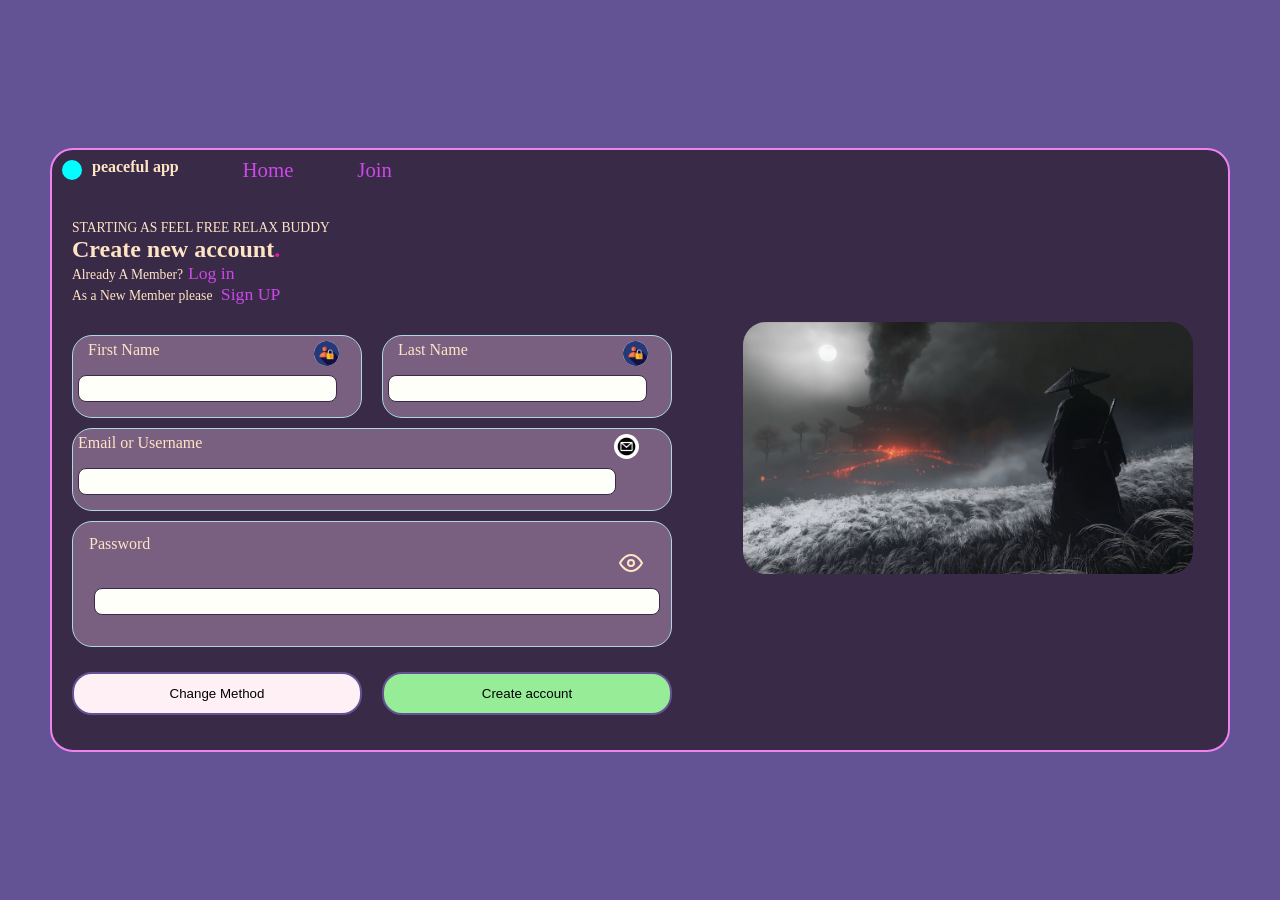
<file: Log in page/intex.html>
<!DOCTYPE html>
<html lang="en">
<head>
    <meta charset="UTF-8">
    <meta name="viewport" content="width=device-width, initial-scale=1.0">
    <title>Document</title>
    <link rel="stylesheet" href="style.css">
</head>                                                                                                                                                                                                                                                                                                                                                                                                                                                                                                                                                   
<body>
    <div class="page-container">
        <div class="content">
            <section class="member">
                <div class="top">
                    <div class="log"></div>
                    <div class="logomem">
                        <h4>peaceful app</h4>
                        <p><a href="#">Home</a></p>
                        <p><a href="#">Join</a></p>
                    </div>
                </div>
                <div class="mid">
                    <p class="par">STARTING AS FEEL FREE RELAX BUDDY</p>                                                                                                 
                    <h1>Create new account<span class="dod">.</span></h1>
                    <p class="par">Already A Member?<a href="#">Log in</a></p>
                    <p class="par">As a New Member please <a href="#">Sign UP</a></p>
                </div>
            </section>
        <!--action attribute is developing idea in future -->
            <form action="future" method="post">
                <div class="namesd">
                    <div class="first-name boxe">            
                        <div class="namlog">
                            <label class="labels fir" for="first-name">First Name</label>
                            <figure>
                                <img class="auth-logo logo" src="b68985b22caa53d8cbc1e26206491f5c.jpg" alt="person figure">
                            </figure>
                        </div>
                        <input type="text" class="inputs" id="first-name" name="first-name" required>
                    </div>
                    <div class="last-name boxe">
                        <div class="namlog">
                            <label class="labels las" for="last-name">Last Name</label>
                            <figure>
                                <img  class="auth-logo logo" src="b68985b22caa53d8cbc1e26206491f5c.jpg" alt="person-figure">
                            </figure>
                        </div>
                        <input class="inputs" type="text" id="last-name" name="last-name" required>
                    </div>
                </div>
                <div class="usename boxe">
                    <div class="namlo">
                        <label class="labels ema" for="name">Email or Username</label>
                        <figure>
                            <img class="logo" src="fc25149fa2d93dd8660d79f48020efc8.jpg" alt="email-logo">
                        </figure>
                    </div>
                    <input class="inputs" type="email" id="name" name="name" required>
                </div>
                <div class="password boxe">
                    <div class="namle">
                        <label class="label pas" for="password">Password</label>
                        <button type="button" class="password-toggle" aria-label="Show password">
                            <svg class="eye-open" xmlns="http://www.w3.org/2000/svg" width="24" height="24" viewBox="0 0 24 24" fill="none" stroke="currentColor" stroke-width="2" stroke-linecap="round" stroke-linejoin="round">
                                <path d="M1 12s4-8 11-8 11 8 11 8-4 8-11 8-11-8-11-8z"></path>
                                <circle cx="12" cy="12" r="3"></circle>
                            </svg>
                            <svg class="eye-closed" xmlns="http://www.w3.org/2000/svg" width="24" height="24" viewBox="0 0 24 24" fill="none" stroke="currentColor" stroke-width="2" stroke-linecap="round" stroke-linejoin="round">
                                <path d="M17.94 17.94A10.07 10.07 0 0 1 12 20c-7 0-11-8-11-8a18.45 18.45 0 0 1 5.06-5.94M9.9 4.24A9.12 9.12 0 0 1 12 4c7 0 11 8 11 8a18.5 18.5 0 0 1-2.16 3.19m-6.72-1.07a3 3 0 1 1-4.24-4.24"></path>
                                <line x1="1" y1="1" x2="23" y2="23"></line>
                            </svg>
                        </button>
                    </div>

                    <input class="inputs" type="password" id="password" name="password">
                </div>

                <div class="but">
                    <button class="chan btn" type="submit">Change Method</button>
                    <button class="crea btn" type="submit">Create account</button>
                </div>
            </form>
            <div class="assass">
                <figure>
                    <img class="assassin" src="983887c8c6eb5cefb7a183e8169c9721.jpg" alt="assassin img">
                </figure>
            </div>
        </div>
    </div>
    <script src="intex.js"></script>
</body>
</html>
</file>
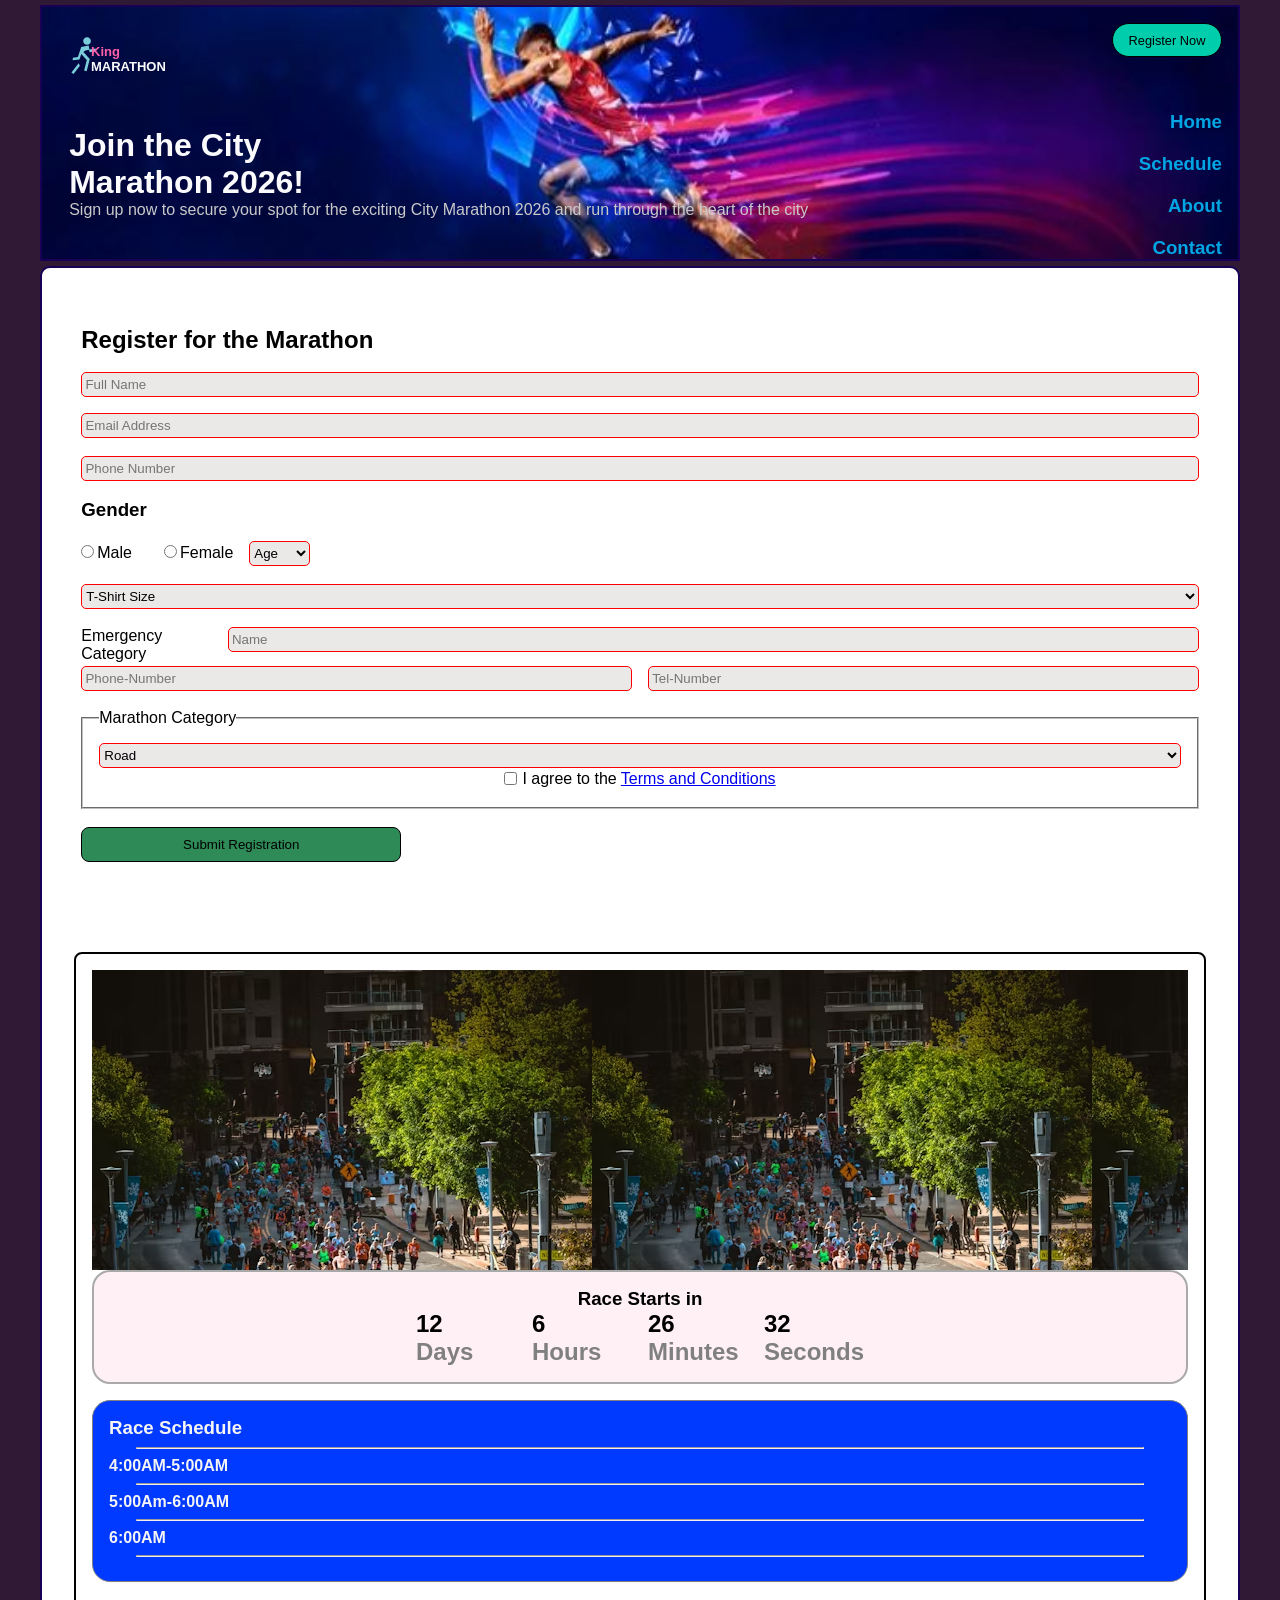
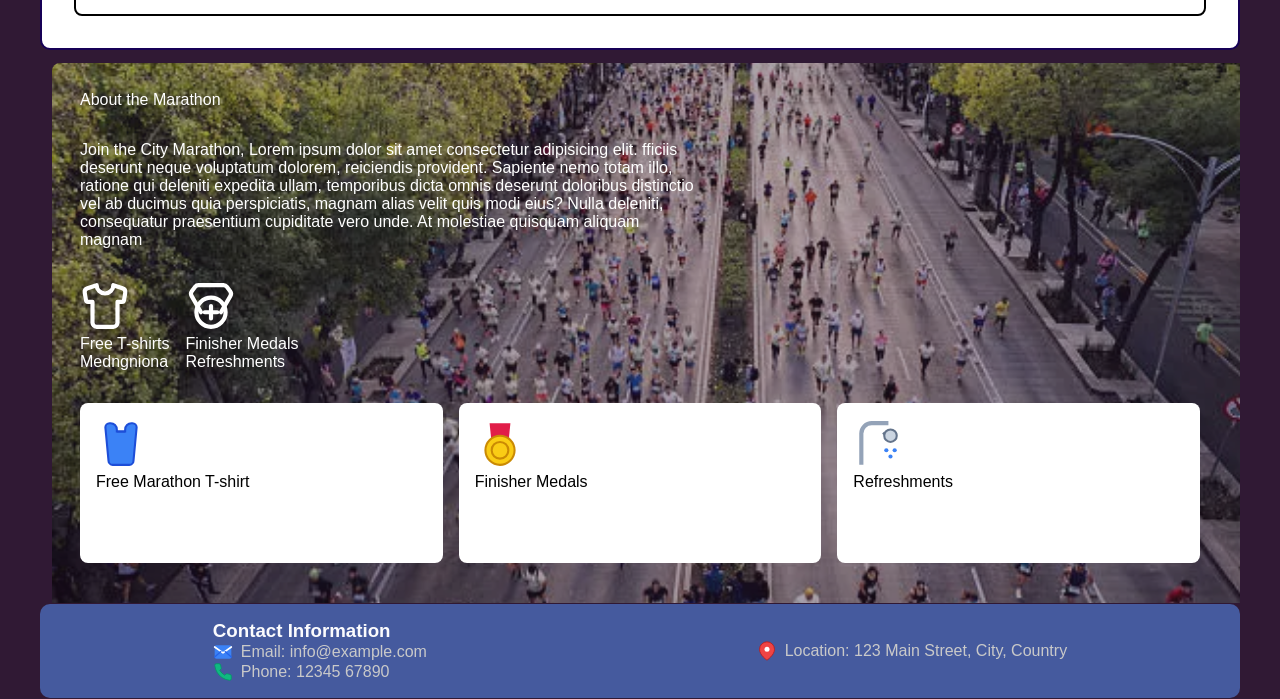
<file: marathon-page/intex.html>
<!DOCTYPE html>
<html lang="en">
<head>
    <meta charset="UTF-8">
    <meta name="viewport" content="width=device-width, initial-scale=1.0">
    <title>Marathon</title>
    <link rel="stylesheet" href="style.css">
</head>
<body>
    <div class="body-shell">
        <div id="home" class="home">                 
            <div class="home-contents">
                <div class="top-content">
                        <div class="home-logo">
                            <svg  class="svg-cut" xmlns="http://w3.org" viewBox="0 0 100 100" width="100" height="100">
                                <path d="M68.5,12.5c0,4.4-3.6,8-8,8s-8-3.6-8-8s3.6-8,8-8S68.5,8.1,68.5,12.5z M45.8,32.7l-4.3,13.1l-10.4,1.4l-0.7,5.5l14.3-1.9 l3.7-11.4l11.6,12.6l-5.6,22.1l5.3,1.3l6.5-25.5l-13.4-14.6L57,32.1l7.8-1.5l1,5.4l13.6-2.6l-1-5.4L65.5,30l-1.6-8.2l-15.6,3 L45.8,32.7z M43,58.8l-15,19.3l4.3,3.3l13.4-17.2L43,58.8z" fill="currentColor""")/>>
                            </svg>
                            <div class="logname">
                                <h3 class="homelogo1 log">King</h3>
                                <h3 class="log">MARATHON</h3>
                            </div>
                        </div>
                        <a href="#form"><button  class="home-reg">Register Now</button></a>
                </div>
                    <div class="side-nav">
                        <div class="home-data">
                            <h1>Join the City <br> Marathon 2026!</h1>
                            <p>Sign up now to secure your spot for the exciting City  Marathon 2026 and run through the heart of the city</p>
                        </div>
                         <nav class="home-nav">
                            <h3 class="anc"><a class="ab" href="#home">Home</a></h3>
                            <h3 class="anc"><a class="ab" href="#schedule">Schedule</a></h3>
                            <h3 class="anc"><a class="ab" href="#about">About</a></h3>
                            <h3 class="anc"><a class="ab" href="#contact">Contact</a></h3>
                        </nav>
                    </div>
                </div>
            </div>
        </div>
        <div class="register-schedule">
            <div id="register" class="register">
                <form class="form-container" id="form" action="post">
                  <div class="form-con">
                    <h2>Register for the Marathon</h2>
                    <div class="name-email">
                        <input type="text" placeholder="Full Name">
                        <input type="email" placeholder="Email Address">
                    </div>
                    <input class="inph" type="number" placeholder="Phone Number">
                        <h3>Gender</h3>
                        <div class="genage">
                            <div class="firstin">
                                <div class="lin">
                                <label for="name"></label>
                                    <input  id="name" name="gender" type="radio" value="male">Male
                                </div>
                                <br>
                                <div class="lin">
                                <label for="name"></label>
                                    <input name="gender" id="name" type="radio" value="female">Female
                                </div>
                        <select name="age" id="age">
                            <optgroup label="Age">
                                <option value="age">Age</option>
                                <option value="15">15</option>
                                <option value="16">16</option>
                                <option value="17">17</option>
                                <option value="18">18</option>
                                <option value="19">19</option>
                                <option value="20">20</option>
                                <option value="21">21</option>
                                <option value="22">22</option>
                                <option value="23">23</option>
                                <option value="24">24</option>
                                <option value="25">25</option>
                                <option value="26">26</option>
                                <option value="27">27</option>
                                <option value="28">28</option>
                                <option value="29">29</option>
                                <option value="30">30</option>
                                <option value="31">31</option>
                                <option value="32">32</option>
                                <option value="33">33</option>
                                <option value="34">34</option>
                            </optgroup>
                        </select>
                            </div>
                  </div>
                        <select name="t-shirt" id="tshirt">
                            <option value="size">T-Shirt Size</option>
                            <option value="m">M</option>
                            <option value="l">L</option>
                            <option value="xl">XL</option>
                            <option value="xxl">XXL</option>
                            <option value="3xl">3XL</option>
                            <option value="4xl">4XL</option>
                            <option value="5xl">5XL</option>
                            <option value="6xl">7XL</option>
                            <option value="7xl">7XL</option>
                        </select>
                        <div class="emcon">
                            <div class="emecat">
                                <p>Emergency Category</p>
                                <input type="text" placeholder="Name">
                            </div>
                            <div class="num">
                                <input type="number" placeholder="Phone-Number">
                                <input type="number" placeholder="Tel-Number">
                            </div>
                        </div>
                 
                    <fieldset class="fieldss">
                            <legend>Marathon Category</legend>
                            <select name="marathon-type"  id="marathon-type">
                                <optgroup>MARATHON TYPES</optgroup>
                                <option value="road">Road</option>
                                <option value="trail">Trail</option>
                                <option value="walking">Walking</option>
                                <option value="relay">Relay</option>
                            </select>
                            <div class="terms">
                                <input type="checkbox" id="conditions" name="conditions">
                                <label for="conditions">I agree to the <a href="#">Terms and Conditions</a></label>
                            </div>
                    </fieldset>
                    <button class="submit" action="submit">Submit Registration</button>
                  </div>
                </form>
            </div>
            <div id="schedule" class="schedule">
                <div class="imagesch"></div>
                <div class="timelinesch">
                    <h3>Race Starts in</h3>
                    <div class="timegoing">
                        <h2>12<br><span><p class="par">Days</p></span></h2>
                        <h2>6<br><span><p class="par">Hours</p></span></h2>
                        <h2>26<br><span><p class="par">Minutes</p></span></h2>
                        <h2>32<br><span><p class="par">Seconds</p></span></h2>
                    </div>
                </div>
                <div class="race-badge">
                    <h3>Race Schedule</h3>
                    <hr class="card">
                    <h4>4:00AM-5:00AM</h4>
                    <hr class="card">
                    <h4>5:00Am-6:00AM</h4>
                    <hr class="card">
                    <h4>6:00AM</h4>
                    <hr class="card">
                    <h4></h4>
                </div>    
            </div>
        </div>
        <div id="about" class="about">
            <div class="about-1st">
                <div class="textabo">
                    <article class="part">About the Marathon</article>
                    <article class="part">Join the City Marathon, Lorem ipsum dolor sit amet consectetur adipisicing elit. fficiis deserunt neque voluptatum dolorem, reiciendis provident. Sapiente nemo totam illo, ratione qui deleniti expedita ullam, temporibus dicta omnis deserunt doloribus distinctio vel ab ducimus quia perspiciatis, magnam alias velit quis modi eius? Nulla deleniti, consequatur praesentium cupiditate vero unde. At molestiae quisquam aliquam magnam</article>
                    <div class="subtextabo">
                    <div class="contains2">
                        <!-- Simple T-Shirt Icon -->
                        <svg class="svge part" width="100" height="100" viewBox="0 0 24 24" fill="none" stroke="currentColor" stroke-width="2" stroke-linecap="round" stroke-linejoin="round" xmlns="http://www.w3.org/2000/svg">
                            <path d="M20.38 3.46L16 2a4 4 0 01-8 0L3.62 3.46a2 2 0 00-1.34 2.23l.58 3.47a1 1 0 00.99.84H6v10c0 1.1.9 2 2 2h8a2 2 0 002-2V10h2.15a1 1 0 00.99-.84l.58-3.47a2 2 0 00-1.34-2.23z""")/>>
                        </svg>
                        <p class="part">Free T-shirts <br> Medngniona</p>

                    </div>
                    <div class="contains1">
                        <!-- Simple Medal Icon -->
                        <svg class="svge part" width="100" height="100" viewBox="0 0 24 24" fill="none" stroke="currentColor" stroke-width="2" stroke-linecap="round" stroke-linejoin="round" xmlns="http://www.w3.org/2000/svg">
                            <path d="M7.21 15L2.66 7.14a2 2 0 01.13-2.2L4.4 2.8A2 2 0 016 2h12a2 2 0 011.6.8l1.6 2.14a2 2 0 01.14 2.2L16.79 15" />
                            <circle cx="12" cy="15" r="7" />
                            <path d="M12 12v6M9 15h6" />
                        </svg>
                        <p class="part">Finisher Medals <br> Refreshments</p>
                    </div>
                    </article>
                    </div>
                </div>
                <div class="imgabo">
                    <div class="contain1">
                        <!-- Colored Sleeveless T-Shirt (Tank Top) -->
                        <svg class="svge" width="100" height="100" viewBox="0 0 24 24" xmlns="http://w3.org">
                        <!-- Body of the shirt -->
                        <path d="M7 2c1.66 0 3 1.34 3 3v1h4V5c0-1.66 1.34-3 3-3h.5a2 2 0 012 2l-1.5 16a2 2 0 01-2 2H8a2 2 0 01-2-2L4.5 4a2 2 0 012-2H7z" 
                        fill="#3b82f6" 
                        stroke="#1d4ed8" 
                        stroke-width="1" />
  
                        <!-- Neckline detail -->
                        <path d="M10 6h4" stroke="#1d4ed8" stroke-width="1" fill="none" />
                        </svg>

                        <p class="pars">Free Marathon T-shirt</p>
                    </div>
                    <div class="contain2">
                        <!-- Styled Gold Medal -->
                        <svg class="svge" width="100" height="100" viewBox="0 0 24 24" xmlns="http://www.w3.org/2000/svg">
                        <!-- Ribbon -->
                        <path d="M8.21 13.89L7 2h10l-1.21 11.89" fill="#e11d48" />
                        <!-- Medal Plate -->
                        <circle cx="12" cy="15" r="7" fill="#facc15" stroke="#ca8a04" stroke-width="1""")/>>
                        <!-- Inner Detail -->
                        <circle cx="12" cy="15" r="4" fill="none" stroke="#ca8a04" stroke-width="1" />
                        </svg>

                        <p class="pars">Finisher Medals</p>
                    </div>
                    <div class="contain3">
                        <!-- Colored Shower Icon -->
                        <svg class="svge" width="100" height="100" viewBox="0 0 24 24" xmlns="http://w3.org">
                        <!-- Pipe -->
                        <path d="M4 22V7c0-2.76 2.24-5 5-5h8" stroke="#94a3b8" stroke-width="2" fill="none""")/>>
  
                        <!-- Shower Head -->
                        <path d="M14 7l4 4 1-1-4-4-1 1z" fill="#64748b""")/>>
                        <path d="M18 11c1.66 0 3-1.34 3-3s-1.34-3-3-3-3 1.34-3 3 1.34 3 3 3z" fill="#cbd5e1" stroke="#64748b" stroke-width="1""")/>>
  
                        <!-- Water Drops -->
                        <circle cx="16" cy="15" r="1" fill="#3b82f6""")/>>
                        <circle cx="18" cy="18" r="1" fill="#3b82f6""")/>>
                        <circle cx="20" cy="15" r="1" fill="#3b82f6""")/>>
                        </svg>

                        <p class="pars">Refreshments</p>
                    </div>
                </div>
            </div>
        </div>
        <div id="contact" class="footer">
            <div class="contact-divide">
                <div class="inform">
                    <h3>Contact Information</h3>
                    <div class="email">
                        <!-- Simple Colored Email Icon -->
<svg class="svga" width="100" height="100" viewBox="0 0 24 24" xmlns="http://w3.org">
  <!-- Envelope Body -->
  <rect x="2" y="4" width="20" height="16" rx="2" fill="#3b82f6" />
  
  <!-- Envelope Flap (The "V" shape) -->
  <path d="M22 6l-10 7L2 6" fill="none" stroke="#ffffff" stroke-width="2" stroke-linecap="round" stroke-linejoin="round" />
  
  <!-- Subtle Bottom Crease -->
  <path d="M2 18l7.5-6.5M22 18l-7.5-6.5" stroke="#2563eb" stroke-width="1.5" stroke-linecap="round" />
</svg>

                        <p class="dpar">Email: info@example.com</p>
                    </div>
                    <div class="phone">
                        <!-- Simple Colored Phone Icon -->
<svg class="svga" width="100" height="100" viewBox="0 0 24 24" xmlns="http://w3.org">
  <!-- Handset Body -->
  <path d="M22 16.92v3a2 2 0 01-2.18 2 19.79 19.79 0 01-8.63-3.07 19.5 19.5 0 01-6-6 19.79 19.79 0 01-3.07-8.67A2 2 0 014.11 2h3a2 2 0 012 1.72 12.84 12.84 0 00.7 2.81 2 2 0 01-.45 2.11L8.09 9.91a16 16 0 006 6l1.27-1.27a2 2 0 012.11-.45 12.84 12.84 0 002.81.7A2 2 0 0122 16.92z" 
        fill="#10b981" 
        stroke="#059669" 
        stroke-width="1" />
</svg>

                        <p class="dpar">Phone: 12345 67890</p>
                    </div>
                </div>
                <div class="loc">
                    
                    <!-- Simple Colored Location (Map Pin) Icon -->
<svg class="svga" width="100" height="100" viewBox="0 0 24 24" xmlns="http://w3.org">
  <!-- Pin Body -->
  <path d="M21 10c0 7-9 13-9 13s-9-6-9-13a9 9 0 1118 0z" 
        fill="#ef4444" 
        stroke="#b91c1c" 
        stroke-width="1" />
  
  <!-- Center Hole -->
  <circle cx="12" cy="10" r="3" fill="#ffffff" />
</svg>

                    <p >Location: 123 Main Street, City, Country</p>
                </div>
            </div>
        </div>
    </div>
</body>
</html>
</file>
<file: AI Personal Learning Path Generator/style.css>
:root{
  --bg:#080b12;--panel:#101621;--panel-2:#0d131d;--text:#edf3ff;--muted:#8995a8;--line:rgba(255,255,255,.09);
  --accent:#8b7cff;--accent-2:#51d6c2;--good:#6fe0b5;--bad:#ff7e92;--warm:#f3bd78;--shadow:0 20px 60px rgba(0,0,0,.28);
  --radius:22px;--radius-sm:14px;--glow:rgba(139,124,255,.24);
}
*{box-sizing:border-box}html{scroll-behavior:smooth}body{margin:0;background:radial-gradient(circle at 75% 10%,rgba(84,73,170,.16),transparent 30%),var(--bg);color:var(--text);font-family:Inter,ui-sans-serif,system-ui,-apple-system,BlinkMacSystemFont,"Segoe UI",sans-serif;line-height:1.45;min-height:100vh}button,input,select,textarea{font:inherit}button{cursor:pointer}button:focus-visible,input:focus-visible,select:focus-visible,textarea:focus-visible{outline:2px solid var(--accent);outline-offset:2px}em{font-style:normal;color:#bcb4ff}.app-shell{min-height:100vh;display:grid;grid-template-columns:270px minmax(0,1fr)}
.drawer-scrim{display:none;position:fixed;inset:0;background:rgba(0,0,0,.5);z-index:45}.drawer-scrim.open{display:block}
.sidebar{position:sticky;top:0;height:100vh;padding:20px 16px;background:rgba(9,13,21,.86);backdrop-filter:blur(18px);border-right:1px solid var(--line);overflow:auto;z-index:50}.brand-row{display:flex;align-items:center;gap:10px;padding:5px 7px 20px}.brand-row strong,.brand-row span{display:block}.brand-row strong{font-size:14px}.brand-row span{font-size:11px;color:var(--muted)}.brand-mark{width:34px;height:34px;display:grid;place-items:center;border-radius:12px;background:linear-gradient(145deg,#7b70ff,#55d6c3);color:#080b12;font-weight:900;box-shadow:0 0 24px var(--glow)}.icon-btn{border:1px solid var(--line);background:rgba(255,255,255,.04);color:var(--text);width:38px;height:38px;border-radius:12px}.mobile-close{display:none;margin-left:auto}.profile-mini{display:flex;align-items:center;gap:10px;padding:13px;margin-bottom:12px;border:1px solid var(--line);border-radius:16px;background:rgba(255,255,255,.025)}.avatar{width:36px;height:36px;border-radius:50%;display:grid;place-items:center;background:linear-gradient(135deg,var(--accent),var(--accent-2));color:#0b0e14;font-weight:800}.profile-mini strong{display:block;font-size:13px}.profile-mini span{display:block;color:var(--muted);font-size:10px;white-space:nowrap;overflow:hidden;text-overflow:ellipsis;max-width:175px}.side-section{border-bottom:1px solid var(--line);padding:9px 0}.section-title{width:100%;display:flex;justify-content:space-between;align-items:center;background:none;border:0;color:var(--text);padding:8px 7px;font-size:13px;font-weight:700}.section-title span:first-child{display:flex;align-items:center;gap:8px}.dot{width:8px;height:8px;border-radius:50%;display:inline-block;background:var(--accent)}.dot.positive{background:var(--good);box-shadow:0 0 9px rgba(111,224,181,.45)}.dot.negative{background:var(--bad)}.dot.task{background:var(--warm)}.dot.custom{font-size:10px;color:var(--accent);background:none}.metric-list,.task-metrics{padding:2px 7px 7px}.metric{padding:8px 0}.metric>span{font-size:11px;color:var(--muted)}.metric b{float:right;font-size:11px}.bar{height:4px;background:rgba(255,255,255,.08);border-radius:10px;margin-top:5px;overflow:hidden}.bar i{display:block;width:0;height:100%;background:linear-gradient(90deg,var(--good),var(--accent));border-radius:inherit;transition:width 1s ease}.bar.negative i{background:linear-gradient(90deg,var(--bad),#d5a1ff)}.task-metric{display:flex;justify-content:space-between;font-size:11px;padding:7px 0}.task-metric span{color:var(--muted)}.customize-panel{display:grid;gap:9px;padding:3px 7px 10px}.customize-panel label{font-size:10px;color:var(--muted);display:grid;gap:4px}.customize-panel select,.customize-panel input[type=range]{width:100%;background:#111927;color:var(--text);border:1px solid var(--line);border-radius:9px;padding:7px}.customize-panel input[type=range]{padding:0}.switch-row{display:flex!important;align-items:center;justify-content:space-between;grid-template-columns:none!important}.switch-row input{position:absolute;opacity:0}.switch{width:38px;height:21px;border-radius:20px;background:#2b3342;position:relative}.switch:after{content:"";position:absolute;top:3px;left:3px;width:15px;height:15px;border-radius:50%;background:white;transition:.2s}.switch-row input:checked+.switch{background:var(--accent)}.switch-row input:checked+.switch:after{transform:translateX(17px)}.side-chat-btn{width:100%;margin-top:13px;border:1px solid var(--line);background:rgba(255,255,255,.05);color:var(--text);padding:11px;border-radius:13px}.workspace{min-width:0;padding:24px 28px 30px}.topbar{display:flex;justify-content:space-between;align-items:flex-start;gap:18px;margin-bottom:20px}.topbar-left{display:flex;gap:12px;align-items:flex-start}.menu-btn{display:none}.eyebrow,.card-label{letter-spacing:.14em;font-size:9px;color:var(--muted);font-weight:800}.topbar h1{font-size:clamp(22px,2.4vw,34px);line-height:1.15;margin:5px 0 0;max-width:790px}.time-card{min-width:150px;text-align:right;padding-top:5px}.time-card span,.time-card strong{display:block}.time-card span{font-size:10px;color:var(--muted)}.time-card strong{font-size:16px;margin-top:3px}.dashboard-grid{display:grid;grid-template-columns:minmax(0,1.1fr) minmax(330px,.9fr);gap:16px}.glass-card{background:linear-gradient(145deg,rgba(18,25,38,.92),rgba(10,15,24,.94));border:1px solid var(--line);border-radius:var(--radius);box-shadow:var(--shadow);overflow:hidden}.ai-card{min-height:420px;padding:20px;position:relative}.card-label{display:flex;justify-content:space-between;align-items:center}.status-pill,.tiny-live{font-size:8px;letter-spacing:.12em;padding:5px 8px;border-radius:99px;background:rgba(139,124,255,.1);color:#b9b2ff;border:1px solid rgba(139,124,255,.2)}.orb-stage{height:280px;position:relative;display:grid;place-items:center;overflow:hidden}.ai-orb{width:112px;height:112px;border-radius:50%;display:grid;place-items:center;background:radial-gradient(circle at 35% 30%,#d8d4ff,#8b7cff 42%,#5147ad 70%,#16152b 100%);box-shadow:0 0 45px rgba(139,124,255,.6),0 0 110px rgba(81,214,194,.18);position:relative;z-index:3}.ai-orb:after{content:"";position:absolute;inset:-15px;border:1px solid rgba(255,255,255,.22);border-radius:50%;animation:pulse 2.8s infinite}.ai-orb span{font-size:36px;color:white;text-shadow:0 0 18px white}.orbit{position:absolute;border:1px solid rgba(139,124,255,.24);border-radius:50%;width:240px;height:90px;transform:rotate(-17deg);animation:orbit 7s linear infinite}.orbit-b{width:300px;height:130px;transform:rotate(36deg);animation-duration:10s}.orbit-c{width:180px;height:260px;transform:rotate(65deg);animation-duration:13s}.particle{position:absolute;width:5px;height:5px;border-radius:50%;background:#a9ffed;box-shadow:0 0 12px #51d6c2;animation:float 4s ease-in-out infinite}.p1{top:50px;left:23%}.p2{top:120px;right:20%;animation-delay:1s}.p3{bottom:45px;left:32%;animation-delay:1.7s}.p4{bottom:80px;right:31%;animation-delay:2.4s}.waveform{position:absolute;bottom:24px;display:flex;align-items:center;gap:4px;height:30px;opacity:.8}.waveform i{display:block;width:3px;height:8px;background:linear-gradient(var(--accent),var(--accent-2));border-radius:5px;animation:wave 1.1s ease-in-out infinite}.waveform i:nth-child(2){height:15px;animation-delay:.1s}.waveform i:nth-child(3){height:24px;animation-delay:.2s}.waveform i:nth-child(4){height:12px;animation-delay:.3s}.waveform i:nth-child(5){height:28px;animation-delay:.4s}.waveform i:nth-child(6){height:15px;animation-delay:.5s}.waveform i:nth-child(7){height:23px;animation-delay:.6s}.waveform i:nth-child(8){height:11px;animation-delay:.7s}.waveform i:nth-child(9){height:19px;animation-delay:.8s}.ai-state-copy{text-align:center}.ai-state-copy strong{display:block;font-size:17px}.ai-state-copy span{font-size:11px;color:var(--muted)}.analysis-actions{display:flex;gap:9px;justify-content:center;margin-top:14px}.primary-btn,.secondary-btn,.ghost-btn,.refresh-btn,.upload-btn{border-radius:12px;padding:10px 14px;border:1px solid var(--line);transition:.2s}.primary-btn{background:linear-gradient(135deg,var(--accent),#6559d4);color:white;border-color:transparent;box-shadow:0 10px 30px rgba(139,124,255,.2)}.primary-btn:hover{transform:translateY(-1px);filter:brightness(1.06)}.ghost-btn,.secondary-btn{background:rgba(255,255,255,.045);color:var(--text)}.refresh-btn{background:rgba(81,214,194,.08);color:#a7f4e6;border-color:rgba(81,214,194,.18);font-size:11px}.full{width:100%}.output-card{padding:20px}.output-main{display:flex;gap:12px;align-items:center;margin:18px 0}.output-icon{width:42px;height:42px;border-radius:14px;display:grid;place-items:center;background:rgba(139,124,255,.1);color:#b8b0ff;font-size:25px}.output-main span,.output-grid span{display:block;font-size:10px;color:var(--muted)}.output-main strong{display:block;font-size:15px;margin-top:2px}.output-grid{display:grid;grid-template-columns:1fr 1fr;gap:13px;border-top:1px solid var(--line);padding-top:15px}.output-grid strong{display:block;font-size:12px;margin-top:3px}.mini-progress{height:7px;border-radius:20px;background:rgba(255,255,255,.07);margin-top:17px;overflow:hidden}.mini-progress i{display:block;height:100%;background:linear-gradient(90deg,var(--accent),var(--accent-2));border-radius:inherit;transition:width 1.2s}.showing-card{grid-column:1/-1;min-height:390px;padding:20px}.showing-head{display:flex;justify-content:space-between;align-items:flex-start;gap:12px}.showing-head h2{font-size:20px;margin:4px 0 0}.tabs{display:flex;gap:6px;border-bottom:1px solid var(--line);margin-top:17px;overflow:auto}.tab{border:0;background:none;color:var(--muted);padding:10px 12px;font-size:11px;white-space:nowrap;border-bottom:2px solid transparent}.tab.active{color:var(--text);border-bottom-color:var(--accent)}.tab-content{padding-top:18px}.learning-layout{display:grid;grid-template-columns:1.3fr .7fr;gap:14px}.content-box{border:1px solid var(--line);background:rgba(255,255,255,.025);padding:17px;border-radius:17px}.content-box h3{margin:0 0 7px;font-size:16px}.content-box p{color:#aab5c6;font-size:12px;margin:7px 0}.chips{display:flex;gap:6px;flex-wrap:wrap;margin-top:13px}.chip{padding:5px 8px;border:1px solid var(--line);border-radius:999px;font-size:9px;color:#aeb8c9}.lower-grid{grid-column:1/-1;display:grid;grid-template-columns:1.3fr .7fr;gap:16px}.path-card,.checkin-card{padding:20px}.path-track{display:grid;grid-template-columns:repeat(7,1fr);gap:5px;margin-top:18px}.path-step{min-width:0;background:none;border:0;color:var(--muted);text-align:left;padding:8px 5px;position:relative}.path-step:after{content:"";position:absolute;height:1px;background:var(--line);left:50%;right:-10%;top:18px}.path-step:last-child:after{display:none}.path-step b{display:grid;place-items:center;width:25px;height:25px;border:1px solid var(--line);border-radius:50%;font-size:8px;background:#0e1420;position:relative;z-index:2}.path-step span{display:block;font-size:9px;margin-top:8px}.path-step.active{color:var(--text)}.path-step.active b{background:var(--accent);border-color:transparent;color:white;box-shadow:0 0 18px var(--glow)}.path-card p{color:var(--muted);font-size:10px;margin:12px 0 0}.checkin-top{display:flex;justify-content:space-between;align-items:end;margin:18px 0 12px}.checkin-top span{display:block;color:var(--muted);font-size:10px}.checkin-top strong{display:block;font-size:25px;margin-top:3px}.countdown{font-size:10px;padding:7px 9px;border-radius:10px;background:rgba(81,214,194,.08);color:#a8f2e5}.frequency-row{display:flex;gap:5px}.frequency-row button{flex:1;border:1px solid var(--line);background:rgba(255,255,255,.03);color:var(--muted);padding:8px 5px;border-radius:9px;font-size:9px}.frequency-row button.active{background:rgba(139,124,255,.12);color:#c7c2ff;border-color:rgba(139,124,255,.3)}.checkin-card .full{margin-top:11px}.daily-card{grid-column:1/-1;padding:20px}.daily-heading{display:flex;justify-content:space-between;align-items:flex-start;gap:12px}.daily-heading h2{font-size:19px;margin:5px 0}.difficulty{font-size:9px;padding:5px 8px;border-radius:999px;background:rgba(243,189,120,.09);color:#f4ca98}.daily-meta{display:flex;gap:17px;color:var(--muted);font-size:10px;margin:10px 0 16px}.daily-task-list{display:grid;grid-template-columns:repeat(4,1fr);gap:8px}.daily-task-list label{border:1px solid var(--line);border-radius:13px;padding:12px;display:flex;gap:9px;align-items:flex-start;font-size:10px;color:#b8c1cf;background:rgba(255,255,255,.02)}.daily-task-list input{accent-color:var(--accent);margin-top:1px}.daily-task-list input:checked+span{text-decoration:line-through;color:#758093}.daily-footer{display:flex;align-items:center;gap:12px;margin-top:14px}.daily-footer>span{font-size:10px;color:var(--muted);white-space:nowrap}.bar.large{flex:1;height:6px}.bar.large i{width:var(--value);}.daily-footer .secondary-btn{font-size:10px;white-space:nowrap}.notes-card{grid-column:1/-1;padding:20px}.notes-head{display:flex;justify-content:space-between;align-items:flex-start;gap:15px}.notes-head h2{font-size:20px;margin:4px 0}.upload-btn{display:inline-block;background:rgba(139,124,255,.1);color:#c4beff;font-size:10px;white-space:nowrap}.pipeline{display:flex;align-items:center;gap:7px;flex-wrap:wrap;margin:17px 0;padding:12px;border:1px dashed rgba(139,124,255,.22);border-radius:15px;color:#aeb8c9;font-size:8px}.pipeline span{padding:5px 7px;border-radius:7px;background:rgba(255,255,255,.035)}.pipeline i{color:var(--accent);font-style:normal}.processing{display:flex;align-items:center;gap:12px;padding:15px;border:1px solid var(--line);border-radius:15px;background:rgba(139,124,255,.06);margin-bottom:12px}.spinner{width:23px;height:23px;border:2px solid rgba(255,255,255,.15);border-top-color:var(--accent);border-radius:50%;animation:spin .8s linear infinite}.processing strong{font-size:11px}.processing span{font-size:9px;color:var(--muted);margin-left:auto}.notes-result{display:grid;grid-template-columns:1fr 1fr 1fr;gap:10px}.notes-result>div{padding:13px;border:1px solid var(--line);border-radius:14px;background:rgba(255,255,255,.02)}.notes-result>div:first-child{grid-column:span 2}.notes-result>div:nth-child(5){grid-column:span 2}.notes-result span{font-size:8px;color:var(--muted);letter-spacing:.1em;font-weight:800}.notes-result p,.notes-result li{font-size:10px;color:#b7c0cf;margin:7px 0}.notes-result ul{padding-left:15px}.notes-result pre{white-space:pre-wrap;font-size:9px;color:#c9c3ff;margin:8px 0;font-family:ui-monospace,SFMono-Regular,Menlo,monospace}.explanation-control{margin-top:14px;padding-top:14px;border-top:1px solid var(--line)}.explanation-control>div:first-child{display:flex;justify-content:space-between}.explanation-control span{font-size:9px;letter-spacing:.1em;font-weight:800}.explanation-control small{font-size:9px;color:var(--muted)}.explanation-control input{width:100%;accent-color:var(--accent)}.slider-labels{display:flex;justify-content:space-between!important;color:var(--muted);margin-top:0}.slider-labels span{font-size:8px;letter-spacing:0}.chat-bar{position:sticky;bottom:14px;z-index:20;display:flex;align-items:center;gap:8px;margin-top:16px;padding:8px;border:1px solid var(--line);background:rgba(12,17,27,.9);backdrop-filter:blur(20px);border-radius:17px;box-shadow:var(--shadow)}.plus-btn,.send-btn{width:42px;height:42px;border-radius:12px;border:1px solid var(--line);background:rgba(255,255,255,.04);color:var(--text);font-size:20px;flex:none}.send-btn{background:var(--accent);border-color:transparent}.chat-bar textarea{resize:none;min-height:42px;max-height:110px;flex:1;border:0;background:transparent;color:var(--text);padding:10px 4px;font-size:11px}.chat-bar textarea:focus{outline:0}.quick-actions{position:absolute;bottom:58px;left:8px;display:none;gap:5px;flex-wrap:wrap;padding:9px;border:1px solid var(--line);background:#111826;border-radius:13px;max-width:350px}.quick-actions.open{display:flex}.quick-actions button{border:1px solid var(--line);background:rgba(255,255,255,.04);color:#c5ccda;border-radius:9px;padding:7px 9px;font-size:9px}.modal-backdrop{position:fixed;inset:0;background:rgba(2,4,8,.78);backdrop-filter:blur(12px);z-index:100;display:grid;place-items:center;padding:20px}.modal-backdrop[hidden]{display:none}.onboarding-modal{width:min(850px,100%);max-height:90vh;overflow:auto;padding:28px;border:1px solid var(--line);border-radius:25px;background:#0e1521;box-shadow:0 30px 100px rgba(0,0,0,.5);position:relative}.modal-close{position:absolute;right:16px;top:16px}.onboarding-modal h2{font-size:30px;line-height:1.1;margin:7px 0}.onboarding-modal>p{color:var(--muted);font-size:11px;max-width:650px}.form-grid{display:grid;grid-template-columns:1fr 1fr;gap:12px;margin:20px 0}.form-grid label{display:grid;gap:5px;color:#aeb8c9;font-size:10px}.form-grid input,.form-grid select{width:100%;padding:10px;border:1px solid var(--line);background:#0a1019;color:var(--text);border-radius:11px}.optional-note{font-size:9px;color:#8793a6;padding:10px;border-radius:11px;background:rgba(81,214,194,.04);margin-bottom:12px}.toast{position:fixed;right:22px;bottom:22px;z-index:120;padding:11px 14px;border:1px solid var(--line);border-radius:12px;background:#111927;color:#dce5f4;font-size:10px;box-shadow:var(--shadow);transform:translateY(20px);opacity:0;pointer-events:none;transition:.25s}.toast.show{transform:none;opacity:1}
body.light{--bg:#eef2f8;--panel:#fff;--panel-2:#f8faff;--text:#152033;--muted:#66738a;--line:rgba(21,32,51,.11);--shadow:0 20px 60px rgba(34,45,68,.12);background:radial-gradient(circle at 75% 10%,rgba(139,124,255,.14),transparent 30%),var(--bg)}body.light .sidebar{background:rgba(245,248,253,.86)}body.light .glass-card{background:rgba(255,255,255,.88)}body.light .chat-bar{background:rgba(255,255,255,.9)}body.light .customize-panel select,body.light .onboarding-modal,body.light .form-grid input,body.light .form-grid select{background:#fff;color:var(--text)}body.light .quick-actions{background:#fff}body.light .ai-orb{box-shadow:0 0 45px rgba(139,124,255,.32)}
.mode-energetic{--accent:#ff7d68;--accent-2:#ffc65d;--glow:rgba(255,125,104,.25)}.mode-focus{--accent:#4da3ff;--accent-2:#70e1ff;--glow:rgba(77,163,255,.2)}.mode-relaxed{--accent:#9b82ff;--accent-2:#84d6a4;--glow:rgba(155,130,255,.2)}body.no-animation *,body.no-animation *:before,body.no-animation *:after{animation:none!important;transition:none!important}
@keyframes pulse{0%,100%{transform:scale(.95);opacity:.4}50%{transform:scale(1.12);opacity:1}}@keyframes orbit{to{transform:rotate(343deg)}}@keyframes float{0%,100%{transform:translateY(0)}50%{transform:translateY(-16px)}}@keyframes wave{0%,100%{transform:scaleY(.5)}50%{transform:scaleY(1.1)}}@keyframes spin{to{transform:rotate(360deg)}}
.ai-card.thinking .ai-orb{animation:pulse .8s infinite}.ai-card.analyzing .ai-orb{animation:pulse .5s infinite;filter:saturate(1.2)}.ai-card.responding .ai-orb{animation:pulse 1.5s 2}.ai-card.thinking .status-pill,.ai-card.analyzing .status-pill,.ai-card.responding .status-pill{color:#a8f2e5;background:rgba(81,214,194,.1)}
@media(max-width:1050px){.app-shell{grid-template-columns:225px 1fr}.workspace{padding:20px}.daily-task-list{grid-template-columns:1fr 1fr}.path-track{grid-template-columns:repeat(4,1fr)}.path-step:nth-child(4):after{display:none}.notes-result{grid-template-columns:1fr 1fr}.notes-result>div:first-child,.notes-result>div:nth-child(5){grid-column:auto}}
@media(max-width:800px){.app-shell{display:block}.sidebar{position:fixed;left:0;top:0;width:290px;transform:translateX(-105%);transition:transform .25s ease;box-shadow:20px 0 70px rgba(0,0,0,.35)}.sidebar.open{transform:none}.mobile-close{display:block}.drawer-scrim{display:none;position:fixed;inset:0;background:rgba(0,0,0,.5);z-index:45}.drawer-scrim.open{display:block}.workspace{padding:16px}.menu-btn{display:block}.topbar{align-items:center}.time-card{display:none}.dashboard-grid{grid-template-columns:1fr}.showing-card,.lower-grid,.daily-card,.notes-card{grid-column:auto}.lower-grid{grid-template-columns:1fr}.learning-layout{grid-template-columns:1fr}.chat-bar{bottom:8px}.topbar h1{font-size:22px}.form-grid{grid-template-columns:1fr}}
@media(max-width:520px){.workspace{padding:12px}.topbar{margin-bottom:13px}.topbar h1{font-size:20px}.ai-card{min-height:390px}.orb-stage{height:245px}.analysis-actions{flex-direction:column}.analysis-actions button{width:100%}.showing-card,.path-card,.checkin-card,.daily-card,.notes-card,.output-card{padding:15px;border-radius:18px}.showing-head{align-items:flex-start}.showing-head h2{font-size:17px}.refresh-btn{font-size:9px;padding:8px}.tabs{margin-top:12px}.daily-task-list{grid-template-columns:1fr}.daily-meta{flex-wrap:wrap;gap:8px}.daily-footer{flex-wrap:wrap}.daily-footer .bar{order:3;flex-basis:100%}.daily-footer .secondary-btn{margin-left:auto}.path-track{grid-template-columns:repeat(2,1fr)}.path-step:nth-child(n):after{display:none}.frequency-row{flex-direction:column}.notes-head{flex-direction:column}.pipeline{gap:5px}.pipeline i{display:none}.notes-result{grid-template-columns:1fr}.notes-result>div:first-child,.notes-result>div:nth-child(5){grid-column:auto}.chat-bar textarea{font-size:10px}.plus-btn,.send-btn{width:39px;height:39px}.modal-backdrop{padding:8px}.onboarding-modal{padding:20px;border-radius:20px}.onboarding-modal h2{font-size:24px}}
</file>
<file: blog page/bloga.css>
:root{
    color-scheme: light;
    font-family: Inter, system-ui, -apple-system, BlinkMacSystemFont, 'Segoe UI', Roboto, Oxygen, Ubuntu, Cantarell, 'Open Sans', 'Helvetica Neue', sans-serif;
    font-size: 16px;
    line-height: 1.6;
    color: #1f2937;
    background: #f5f7fb;
    --surface: rgba(255, 255, 255, 0.92);
    --surface-strong: #ffffff;
    --accent: #5b64f7;
    -accent-soft: #eef2ff;
    --shadow: 0 24px 55px rgba(16, 24, 40, 0.08);
    --border: rgba(148, 163, 184, 0.2); 
}
*{
    box-sizing: border-box;
}
html{
    scroll-behavior: smooth;
}
body{
    margin: 0;
    min-height: 100vh;
    background: radial-gradient(circle at top left, rgba(91, 100, 247, 0.14), transparent 1%)
    linear-gradient(180deg, #f8fbff, #eef2f9 100%);
    color: #1f2937;
}
body, button{
    font: inherit;
}
button{
    cursor: pointer;
}
.page-shell{
    width: min(1160px, calc(100% -  32px));
    margin: 0 auto;
    padding: 32px 0 72px;
    display: flex;
    flex-direction: column;
    gap: 28px;
}
.introduction{
    display: grid;
    gap: 24px;
    padding: 28px;
    border-radius: 28px;
    background: rgba(255, 255, 255, 0.9);
    box-shadow: var(--shadow);
    border: 1px solid black;
}
.hero-panel{
    display: flex;
    gap: 32px;
    align-items: center;
    justify-content: space-between;
    flex-wrap: wrap;
}
.eyebrow{
    display: inline-flex;
    align-items: center;
    gap: 8px;
    padding: 8px 14px;
    border-radius: 999px;
    background: var(--accent-soft);
    color: #4338ca;
    font-size: 0.92rem;
    font-weight: 600;
    letter-spacing: 0.04em;
    text-transform: uppercase;
}
h1{
    margin: 18px 0 16px;
    font-size: clamp(2rem, 2.5vw, 3rem);
    max-width: 15ch;
}
.hero-description{
    margin: 0 0 22px;
    color: #4b5563;
    max-width: 44rem;
}
.hero-cta{
    display: inline-flex;
    align-items: center;
    justify-content: center;
    padding: 14px 24px;
    border-radius: 999px;
    background: #f5f7;    
    color: #4b5563;
    text-decoration: none;
    transition: transform 0.8s ease, background-color 0.4s ease;
}
.hero-cta:hover{
    transform:  translateY(-2px);
    background: #4f56e8;
    color: #eef2f9;
}

.hero-image, .section-image,
.footer-image{
    width: 100%;
    max-width: 420px;
    border-radius: 24px;
    overflow: hidden;
    background: #f8fbff;
    box-shadow: 0 24px 50px rgba(91, 100, 247, 0.14);
}
.hero-image img, 
.section-image img,
.footer-image img{
    width: 100%;
    display: block;
    height: auto;
}
.table-of-contents{
    padding: 24px;
    border-radius: 24px;
    background-color: #fff;
    border: 1px solid var(--border);
    box-shadow: 0 0 5px var(--shadow);
}
.table-of-contents h2{
    margin: 0 0 16px;
    font-size: 1.4rem;
    color: #0f172a;
}
.table-of-contents ul{
    list-style: disc;
    margin-left: 25px;
    padding: 0;
    display: grid;
    gap: 8px;
}
.table-of-contents a{
    display: block;
    padding: 12px 16px;
    border-radius: 16px;
    background: #f8fbff;
    color: #334155;
    text-decoration: none;
    transition: background-color 0.2s ease, color 0.2s ease;
}
.table-of-contents a:hover,
.table-of-contents a,:active{
    background-color: rgba(91, 100, 247, 0.12);
    color: #1e293b;
}
.main-content{
    display: grid;
    gap: 24px;
}
.section-card{
    padding: 28px;
    border-radius: 28px;
    background: var(--surface);
    border: 1px solid black;
    box-shadow: 0 0 8px var(--shadow);
    overflow: hidden;
    transition: transform 0.3s ease, box-shadow 0.3s ease;
}
.section-card:hover{
    transform: translateY(-3px);
    box-shadow: 0 28px 60px rgba(16, 24, 40, 0.12);
}
.section-card h2,
.section-card h3{
    margin-top: auto;
}
.section-card p{
    color: #475569;
}
.section-card ul{
    padding-left: 20px;
    margin: 16px 0 20px;
}
.section-card li{
    margin-bottom: 10px;
}
.react{
    display: grid;
    gap: 24px;
    grid-template-columns: minmax(0, 1fr) auto;
    align-items: center;
}
.study-grid,
.project-grid{
    display: grid;
    gap: 18px;
}
.study-grid article,
.project-grid > div{
    padding: 20px;
    border-radius: 22px;
    background: #f8fbff;
    border: 1px solid rgba(148, 163, 184, 0.16);
}
.study-grid article h3,
.project-grid h3{
    margin-top: 0;
}
.project-grid{
    grid-template-columns: repeat(2, minmax(0, 1fr));
}
.conclusion{
    display: grid;
    gap: 24px;
    grid-template-columns: minmax(0, 1fr) auto;
    align-items: center;
}
.footer-copy{
    max-width: 680px;
}
.top-button{
    position: fixed;
    right: 24px;
    bottom: 24px;
    width: 52px;
    height: 52px;
    border: none;
    border-radius: 50%;
    background: var(--accent);
    color: white;
    font-weight: 700;
    opacity: 0;
    visibility: hidden;
    transform: translateY(10px);
    transition: opacity 0.25 ease, transform 0.2s ease;
    box-shadow: 0 18px 35px rgba(91, 100, 247, 0.18);
}
.top-button.visible{
    opacity: 1;
    visibility: visible;
    transform: translateY(0);
}
.reveal{
    opacity: 0;
    transform: translateY(24px);
}
.reveal.visible{
    opacity: 1;
    transform: translateY(0);
}
@media (max-width: 960px) {
    .hero-panel,
    .conclusion{
        grid-template-columns: 1fr;
    }    
    .project-grid{
        grid-template-columns: 1fr;
    }   
}

@media (max-width: 720px) {
    .page-shell {
        width: min(100%, calc(100% - 24px));
        padding: 24px 0 60px;
    }

    .introduction,
    .section-card,
    .table-of-contents {
        padding: 22px;
    }

    .hero-panel {
        gap: 18px;
    }

    .table-of-contents ul {
        display: grid;
        gap: 10px;
    }
     .table-of-contents a {
        font-size: 0.95rem;
    }
}

@media (max-width: 520px) {
    h1 {
        font-size: 2.15rem;
    }

    .hero-copy,
    .table-of-contents,
    .section-card {
        border-radius: 22px;
    }

    .hero-cta {
        width: 100%;
        text-align: center;
    }
}

@media (max-width: 520px) {
    h1 {
        font-size: 2.15rem;
    }

    .hero-copy,
    .table-of-contents,
    .section-card {
        border-radius: 22px;
    }

    .hero-cta {
        width: 100%;
        text-align: center;
    }
    .page-shell {
        width: min(100%, calc(100% - 24px));
        padding: 24px 0 60px;
    }

    .introduction,
    .section-card,
    .table-of-contents {
        padding: 22px;
    }

    .hero-panel {
        gap: 18px;
    }

    .table-of-contents ul {
        display: grid;
        gap: 10px;
    }

    .table-of-contents a {
        font-size: 0.95rem;
    }
}
</file>
<file: Log in page/style.css>
:root{
    --background: #392A48;
    --boxes: #795F80;
    --outline: #645394; 
    --inputbox: #FFFFFA;
    --anchor: #D88FD8;
    --anchor2: #CEA2FD;
    --anchor3: #ce47e9;
    --defbutton: #FFB68C;
    --actbutton: #97ED97;
}
*{
    margin: 0%;
    padding: 0%;
    box-sizing: border-box;

}
body{
    background: var(--outline);
    width: 100%;
    height: 100vh;
    display: flex;
    align-items: center;
    justify-content: center;
    cursor: default;
}
.content{
    width: 1180px;
    height: auto;
    background: var(--background);
    border-radius: 23px;
    color: bisque;
    margin: auto;
    display: grid;
    grid-template-areas: 
    "head head side"
    "body body side";
    border: 2px solid violet;
}
.content:hover{
    transform: translateY(-1.5px);
    transition: 0.8s;
}
.logo{
    width: 25px;
    height: auto;
    border-radius: 50%;
}
.assass{
    width: 450px;
    height: auto;
    grid-area: side;
    display: flex;
    align-items: center;
    justify-content: center;
}
.assassin{
    width: 450px;
    border-radius: 23px;
    transition: 0.5s;
}
.assassin:hover{
    transform: translateY(-5px);
    transition: 0.5s;
    box-shadow: 5px 5px 5px var(--anchor);
}
.log{
    width: 20px;
    height: 20px;
    background-color: aqua;
    border-radius: 50%;
    margin: 10px;
}
section{
    grid-area: head;
}
.backgroundimg{
    max-width: 480px;
    height: auto;
}
.logomem{
    width: 300px;
    display: flex;
    flex-direction: row;
    justify-content: space-between;
}
a{
    color: var(--anchor3);
    text-decoration: none;
    font-size: 1.3em;
    margin-left: 5px;
}
a:hover{
    color: var(--anchor);
    text-decoration: underline;
    transform: translateY(2px);
}
.top{
    display: inline-flex;
    justify-content: center;
    align-items: center;
}
.par{
    font-size: 0.85rem;
}
.mid{
    margin: 30px 20px;
}
.dod{
    color: #f1be;
}
form{
    grid-area: body;
    display: grid;
    grid-template-columns: repeat(1, 1fr);
    gap: 10px;
    width: 600px;
    margin-left: 20px;
}
.namesd{
    display: inline-flex;
    justify-content: space-between;
}
.first-name, .last-name{
    width: 290px;
    height: auto;
    border-radius: 20px;
    background: var(--boxes);
    border: 1px solid lightblue;
}
.namlog{
    margin: 5px 15px;
    display: flex;
    flex-direction: row;
    gap: 60%;
}
.namlo{
    margin: 5px 5px;
    display: flex;
    flex-direction: row;
    gap: 70%;
}
.namle{
    display: flex;
    flex-direction: row;
    gap: 80%;
}
.inputs{
    width: 90%;
    background: var(--inputbox);
    margin: 0 0 15px 5px;
    padding: 5px;
    border: 0.2px solid var(--background);
    border-radius: 8px;
}
.but{
    display: flex;
    gap: 20px;
    margin-bottom: 20px;
}
.btn{
    width: 290px;
    height: auto;
    padding: 2%;
    border: 2px solid var(--outline);
    border-radius: 20px;
    transition: 0.5s;
}
.btn:hover{
    transform: translateY(-4px);
    box-shadow: 0 3px 3px  #50C878;
}
.chan{
    background: #FFF0F5;
    margin: 15px 0;
}
.crea{
    background: var(--actbutton);
    margin: 15px 0;
}
.password{
    width: 600px;
    height: auto;
    border-radius: 20px;
    background: var(--boxes);
    border: 1px solid lightblue;
    padding: 0.8rem 1rem 1rem;
    display: grid;
    gap: 0.8rem;
}
.password .inputs{
    width: 100%;
}
.password-toggle{
    border: none;
    background: transparent;
    color: bisque;
    cursor: pointer;
    width: 40px;
    height: 40px;
    display: inline-flex;
    align-items: flex-end;
    justify-content: flex-end;
    border-radius: 14px;
    transition: background 0.2s ease, transform 0.2s ease;
}
.password-toggle:hover{
    background: rgba(255, 255, 255, 0.1);
}
.password-toggle .eye-closed{
    display: none;
}
.password-toggle.active .eye-open{
    display: none;
}
.password-toggle.active .eye-closed{
    display: inline;
}
.usename{
     width: 600px;
    height: auto;
    border-radius: 20px;
    background: var(--boxes);
    border: 1px solid lightblue;
}
.boxe{
    transition: 0.8s;
}
.boxe:hover{
    transform: translateY(-2px);
    transition: 0.7s;
}

@media (max-width: 1080px) {
    .content{
        width: calc(100% - 30px);
        grid-template-columns: 1fr;
        grid-template-areas:
            "head"
            "body"
            "side";
        padding: 20px;
    }

    .logomem{
        width: auto;
        flex-wrap: wrap;
        gap: 10px;
    }

    form{
        width: 100%;
        margin-left: 0;
    }

    .namesd{
        display: flex;
        flex-wrap: wrap;
        gap: 12px;
    }

    .first-name,
    .last-name,
    .usename,
    .password{
        width: 100%;
    }

    .assass{
        width: 100%;
        padding: 20px 0;
    }

    .assassin{
        width: 100%;
        max-width: 450px;
    }
}

@media (max-width: 720px) {
    body{
        align-items: flex-start;
        padding: 16px 0;
    }

    .content{
        border-radius: 18px;
        padding: 16px;
        margin-bottom: 30px;
    }

    .mid{
        margin: 20px 0;
    }

    .namlog,
    .namlo,
    .namle{
        flex-direction: column;
        gap: 10px;
    }

    .inputs{
        width: 100%;
        margin-left: 0;
    }

    .but{
        flex-direction: column;
    }

    .btn{
        width: 100%;
    }
}
</file>
<file: marathon-page/style.css>
:root{
    --background: #301934;
    --color: #FBFBFD;
    --textimg: #FFF0F5;
    --regbutton: #A8E4A0;
    --button: #00CDAC;
    --register: #2E8B57;
    --form: #0039FF;
    --footer: #455A9E;
    --checkbox: #476DEF;
    --schedule: #c9c9c9;    
    --insidebar: #E9E9E9;
}
*{
    box-sizing: border-box;
    margin: 0;
    padding: 0;
    font-family: 'Segoe UI', Tahoma, Geneva, Verdana, sans-serif;
}
body{
    background: var(--background);
}
.body-shell{
    margin: 5px 0px;
}
.home{
    border:  2px solid #170056;
    border-radius: 1px;
    padding: 0rem 1rem;
    margin-top: 5px;
    color: var(--color);
    background-image: url(banner-sportsman-jogger-running-motion-260nw-2422425281.jpg);
    position: relative;
}
.register-schedule{
    border:  2px solid #170056;
    border-radius: 10px;
    padding: 0rem 1rem;
    margin-top: 5px;
    color: black;
    background: white;
}
.home-logo{
    display: flex;
    flex-direction: row;
    align-items: center;
    margin: 2px 0;
}
.top-content{
    display: flex;
    flex-direction: row;
    align-items: center;
    justify-content: flex-start;
    flex-wrap: wrap;
    gap: 1rem;
}
.svg-cut{
    width: 3rem;
    color: #7ACEDB;
}
.log{
    font-size: small;
}
.logname{
    margin-left: -15px;   
}
.homelogo1{
    color: #FF60A8;
}
.home-reg{
    display: inline-flex;
    justify-content: center;
    align-items: center;
    width: min(25%, 110px);
    max-width: 110px;
    height: 34px;
    box-sizing: border-box;
    border-radius: 22px;
    padding: 0 0.75rem;
    background: var(--button);
    border: 1px solid;
    position: absolute;
    top: 1rem;
    right: 1rem;
    font-size: 0.8rem;
}
.home-reg:hover{
    background: white;
    color: black;
    transform: scale(1.06);
    transition: 0.25s ease-out;
}
p{
    color: var(--schedule);
}
h3 a{
    color: #00A5E3;
    text-decoration: none;
}
a:hover{
    color: wheat;
}
.side-nav{
    display: flex;
    flex-direction: row;
    justify-content: space-between;
    align-items: flex-start;
    gap: 1rem;
    width: 100%;
}
.home-data{
    margin: 1rem 0 1rem 0.7rem;
    flex: 1 1 auto;
    min-width: 220px;
}
.home-nav{
    display: flex;
    flex-direction: column;
    gap: 20px;
    align-items: flex-end;
    justify-content: flex-start;
    flex: 0 0 auto;
    margin-left: auto;
    align-self: flex-start;
    margin-top: 0;
    padding-top: 0;
}
.register-schedule{
    margin: 1px;
}
.form-container{
    padding: 5% 2%;
}
input{
    height: 25px;
    border-radius: 5px;
    border: 1.8px solid red ;
    padding: 0.2rem;
    background-color: rgb(235, 232, 232);
}
select{
    height: 25px;
    border-radius: 5px;
    border: 1.8px solid red;
    background-color: rgb(235, 232, 232);
}
.firstin{
    display: inline-flex;
    align-items: center;
    gap: 1rem;
    justify-content: space-around;
}
.lin{
    display: flex;
    align-items: center;
}
.lin input{
    margin: -3px 3px 0 0;
}
.emcon{
    width: 60vw;
    height: auto;
    display: flex;
    flex-direction: column;
    gap: 3px;
}
.form-con{
    display: flex;
    flex-direction: column;
    justify-content: space-around;
    gap: 18px;
}

.emecat{
    display: flex;
    flex-direction: row;
    justify-content: space-between;
}
.num{
    display: flex;
    flex-direction: row;
    justify-content: space-between;
}
.emecat p{
    color: black;
}
.terms{
    display: flex;
    justify-content: center;
    align-items: center;    
    gap: 5px;
}
.terms input{
    margin-top: -2px;
}
.fieldss{
    padding: 1rem;
}
.schedule{
    display: flex;
    flex-direction: column;
    border: 2px solid;
    border-radius: 8px;
    margin: 2rem 1rem;
    padding: 1rem;
}
.imagesch{
    content: "";
    width: auto;
    background-image: url(photo-1682367905664-e36b30f15b19.avif);
    background-color: red;
    height: 300px;
}
.timelinesch{
    width: 100%;
    height: auto;
    margin: 0 0 1rem 0;
    border: 2px solid darkgray;
    display: flex;
    flex-direction: column;
    align-items: center;
    padding: 1rem 0; 
    border-radius: 18px;
    background-color: var(--textimg);
}
.timegoing{
    width: 100%;
    display: flex;
    flex-direction: row;
    justify-content: space-around;
}
.par{
    color: gray;
}
.submit{
    width: 250px;
    height: 35px;
    align-items: center;
    box-sizing: border-box;
    border-radius: 8px;
    background: var(--register);
    border: 1px solid; 
}
.race-badge{
    width: 100%;
    height: auto;
    border: 1px solid gray;
    margin: 0 0 1rem 0;
    padding: 1rem;
    border-radius: 18px;
    background-color: var(--form);
    color: whitesmoke;
}
.card{
    width: 95%;
    margin: 0.5rem 2.5%;   
}
.pars{
    color: black;
}
.part{
    color: white;
}
.about {
    position: relative; /* Essential for the background layer to stay inside */
    width: 100%;
    min-height: 500px; /* Adjust based on your needs */
    overflow: hidden; /* Keeps the image inside the container */
    padding: 40px; /* Optional: adds space inside your container */
}

.about::before {
    content: "";
    position: absolute;
    top: 0;
    left: 0;
    width: 100%;
    height: 100%;
    margin: 1%;
    border-radius: 8px;
    /* Settings for your image */
    background-image: url(istockphoto-2225250551-612x612.webp); /* Replace with your actual filename */
    background-size: cover;
    background-position: center;
    
    /* Set opacity here (0.1 is very light, 1.0 is solid) */
    opacity: 0.6; 
    
    /* This moves the background behind your text/SVGs */
    z-index: -1; 
}

/* Ensure your content is visible over the background */
.about-1st {
    position: relative;
    z-index: 1;
}

.svge{
    width: 50px;
    height: auto;
}
.textabo{
    display: flex;
    flex-direction: column;
    width: 55%;
    gap: 2rem;
}
.subtextabo{
    display: flex;
    flex-direction: row;
    gap: 30px;
}
.imgabo{
    width: 100%;
    height: auto;
    display: flex;
    flex-direction: row;   
    gap: 1rem;
    justify-content: space-around;
}
.contain1, .contain2, .contain3{
    width: auto;
    height: 10rem;
    background-color: white;
    border-radius: 8px;
    padding: 1rem;
}
.footer{
    margin: 1px;
    border-radius: 10px;
    background-color: var(--footer);
    color: var(--color);
    padding: 1rem;
}
.contact-divide{
    display: flex;
    flex-direction: row;
    justify-content: space-around;
}
.inform{
    display: flex;
    flex-direction: column
}
.email{
    display: flex;
    flex-direction: row;
    gap: 0.5rem;
    align-items: center;
}
.phone{
    display: flex;
    flex-direction: row;
    gap: 0.5rem;
    align-items: center;
}
.loc{
    display: flex;
    flex-direction: row;
    gap: 0.5rem;
    align-items: center;
}
.svga{
    width: 20px;
    height: auto;
}

/* Global responsive defaults */
.home,
.register-schedule,
.about,
.footer {
    max-width: 1200px;
    margin-left: auto;
    margin-right: auto;
}

.home {
    background-size: cover;
    background-position: center;
}

.home-contents,
.register-schedule,
.about-1st,
.contact-divide {
    width: 100%;
}

.name-email,
.emecat,
.num,
.subtextabo,
.imgabo,
.contact-divide {
    gap: 1rem;
}

.name-email {
    display: flex;
    flex-wrap: wrap;
    gap: 1rem;
}

.name-email input,
.emcon input,
.emecat input,
.num input,
select,
.home-reg,
.submit {
    width: 100%;
}

.emcon {
    width: 100%;
}

.submit {
    max-width: 320px;
}

.about-1st {
    display: flex;
    flex-direction: column;
    gap: 2rem;
}

.imgabo {
    flex-wrap: wrap;
    justify-content: center;
}

.contain1,
.contain2,
.contain3 {
    flex: 1 1 220px;
    min-width: 220px;
}

.timegoing {
    flex-wrap: wrap;
    gap: 1rem;
    justify-content: center;
}

.timegoing h2 {
    min-width: 100px;
}

.home-nav {
    align-items: flex-end;
}

@media (max-width: 1024px) {
    .top-content,
    .side-nav,
    .home-nav,
    .about-1st,
    .contact-divide {
        flex-direction: column;
        align-items: stretch;
    }

    .home-data {
        width: 100%;
        margin: 2rem 0 1rem 0;
    }

    .home-nav {
        align-items: flex-start;
    }

    .home-reg {
        width: 30%;
        max-width: 440px;
        margin-top: 1rem;
    }

    .form-container {
        padding: 4% 3%;
    }

    .register-schedule {
        padding: 1.5rem 1rem;
    }

    .emecat,
    .num {
        flex-direction: column;
        align-items: stretch;
    }

    .imagesch {
        height: 240px;
    }
}

@media (max-width: 768px) {
    body {
        font-size: 0.95rem;
    }

    .home {
        padding: 1rem;
    }

    .home-logo {
        flex-direction: row;
        align-items: center;
        gap: 0.75rem;
    }
    

    .top-content {
        justify-content: flex-start;
    }

    .side-nav {
        gap: 1.5rem;
    }

    .home-nav {
        gap: 0.75rem;
    }

    .textabo,
    .imgabo {
        width: 100%;
    }

    .about {
        padding: 24px 16px;
    }

    .contact-divide {
        gap: 1.5rem;
    }

    .email,
    .phone,
    .loc {
        flex-direction: column;
        align-items: flex-start;
    }

    .svga,
    .svge {
        width: 32px;
    }

    .home-reg {
        top: 2rem;
        right: 1rem;
        width: 120px;
        height: 40px;
        font-size: 0.85rem;
    }
}

@media (max-width: 520px) {
    .name-email,
    .firstin,
    .genage,
    .about-1st,
    .contact-divide,
    .timegoing {
        flex-direction: column;
    }

    .home-reg,
    .submit,
    .home-data,
    .race-badge,
    .timelinesch,
    .imagesch,
    .contain1,
    .contain2,
    .contain3 {
        width: 100%;
    }

    .home {
        padding: 1rem 0.75rem;
    }

    .form-container {
        padding: 3% 1.5%;
    }

    .register-schedule {
        border-radius: 0;
    }

    .home-nav {
        padding-left: 0;
    }

    .home-reg {
        top: 0.75rem;
        right: 0.75rem;
        width: 100px;
        height: 35px;
        font-size: 0.8rem;
    }
}
</file>
<file: Personal Profile Page/i.css>
:root {
    --bg: #f4f7fb;
    --panel: rgba(255, 255, 255, 0.92);
    --text: #111827;
    --accent: #3E648E;
    --accent-2: #81b374;
    --link: #0b83c8;
    --link-hover: #06608c;
}

*, *::before, *::after {
    box-sizing: border-box;
}

html {
    scroll-behavior: smooth;
}

body {
    margin: 0;
    min-height: 100vh;
    font-family: 'DM Sans', 'Trebuchet MS', Arial, sans-serif;
    font-weight: 400;
    line-height: 1.65;
    color: var(--text);
    background: var(--bg);
    transition: background 0.3s ease, color 0.3s ease;
}

.page-shell {
    max-width: 980px;
    margin: 0 auto;
    padding: 1.5rem;
}

.header,
.mid,
.foo {
    background: var(--panel);
    border-radius: 24px;
    box-shadow: 0 20px 50px rgba(15, 23, 42, 0.08);
}

.header {
    display: flex;
    flex-wrap: wrap;
    align-items: center;
    justify-content: space-between;
    gap: 1.5rem;
    padding: 1.8rem;
}

.sub-header {
    flex: 1 1 320px;
    min-width: 260px;
}

.name {
    margin: 0 0 0.85rem;
    font-size: clamp(2.2rem, 4vw, 3.2rem);
    line-height: 1.05;
    letter-spacing: 0.05em;
    background-image: linear-gradient(90deg, var(--accent), var(--accent-2));
    -webkit-background-clip: text;
    color: transparent;
}

.sub-header p {
    margin: 0 0 1rem;
    max-width: 46rem;
}

.imgd {
    display: flex;
    flex-direction: column;
    align-items: center;
    gap: 1rem;
}

#themeBtn {
    appearance: none;
    border: none;
    border-radius: 999px;
    padding: 0.9rem 1.2rem;
    background: #111;
    color: #fff;
    cursor: pointer;
    transition: transform 0.2s ease, background 0.3s ease, color 0.3s ease;
}

#themeBtn:hover {
    transform: translateY(-2px);
    background: #222;
}

.image {
    width: 220px;
    height: 220px;
    object-fit: cover;
    border-radius: 50%;
    border: 5px solid rgba(56, 161, 243, 0.18);
    box-shadow: 0 24px 50px rgba(15, 23, 42, 0.12);
}

.image:hover {
    transform: scale(1.02);
}

.mid {
    margin: 2rem 0;
    padding: 1.8rem;
}

.skills h2 {
    margin-top: 0;
    color: var(--accent);
}

.skills ul {
    margin: 1rem 0 0;
    padding-left: 1.2rem;
}

.skills li {
    margin: 0.5rem 0;
}

.foo {
    padding: 1.8rem;
    text-align: center;
}

.foo h3 {
    margin: 0 0 0.75rem;
    color: var(--accent-2);
}

.ema {
    color: var(--link);
    font-weight: 600;
}

.ema:hover {
    color: var(--link-hover);
    text-decoration: underline;
}

.dark-mode {
    background: #07080f;
    color: #eef2ff;
}

.dark-mode .header,
.dark-mode .mid,
.dark-mode .foo {
    background: rgba(15, 23, 42, 0.75);
}

.dark-mode #themeBtn {
    background: #f8fafc;
    color: #111;
}

@media (max-width: 720px) {
    .header {
        flex-direction: column;
        text-align: center;
    }

    .sub-header p {
        max-width: 100%;
    }

    .imgd {
        width: 100%;
    }
}

@media (max-width: 420px) {
    .page-shell {
        padding: 1rem;
    }

    .name {
        font-size: 2rem;
    }

    #themeBtn {
        width: 100%;
        max-width: 260px;
    }
}
</file>
